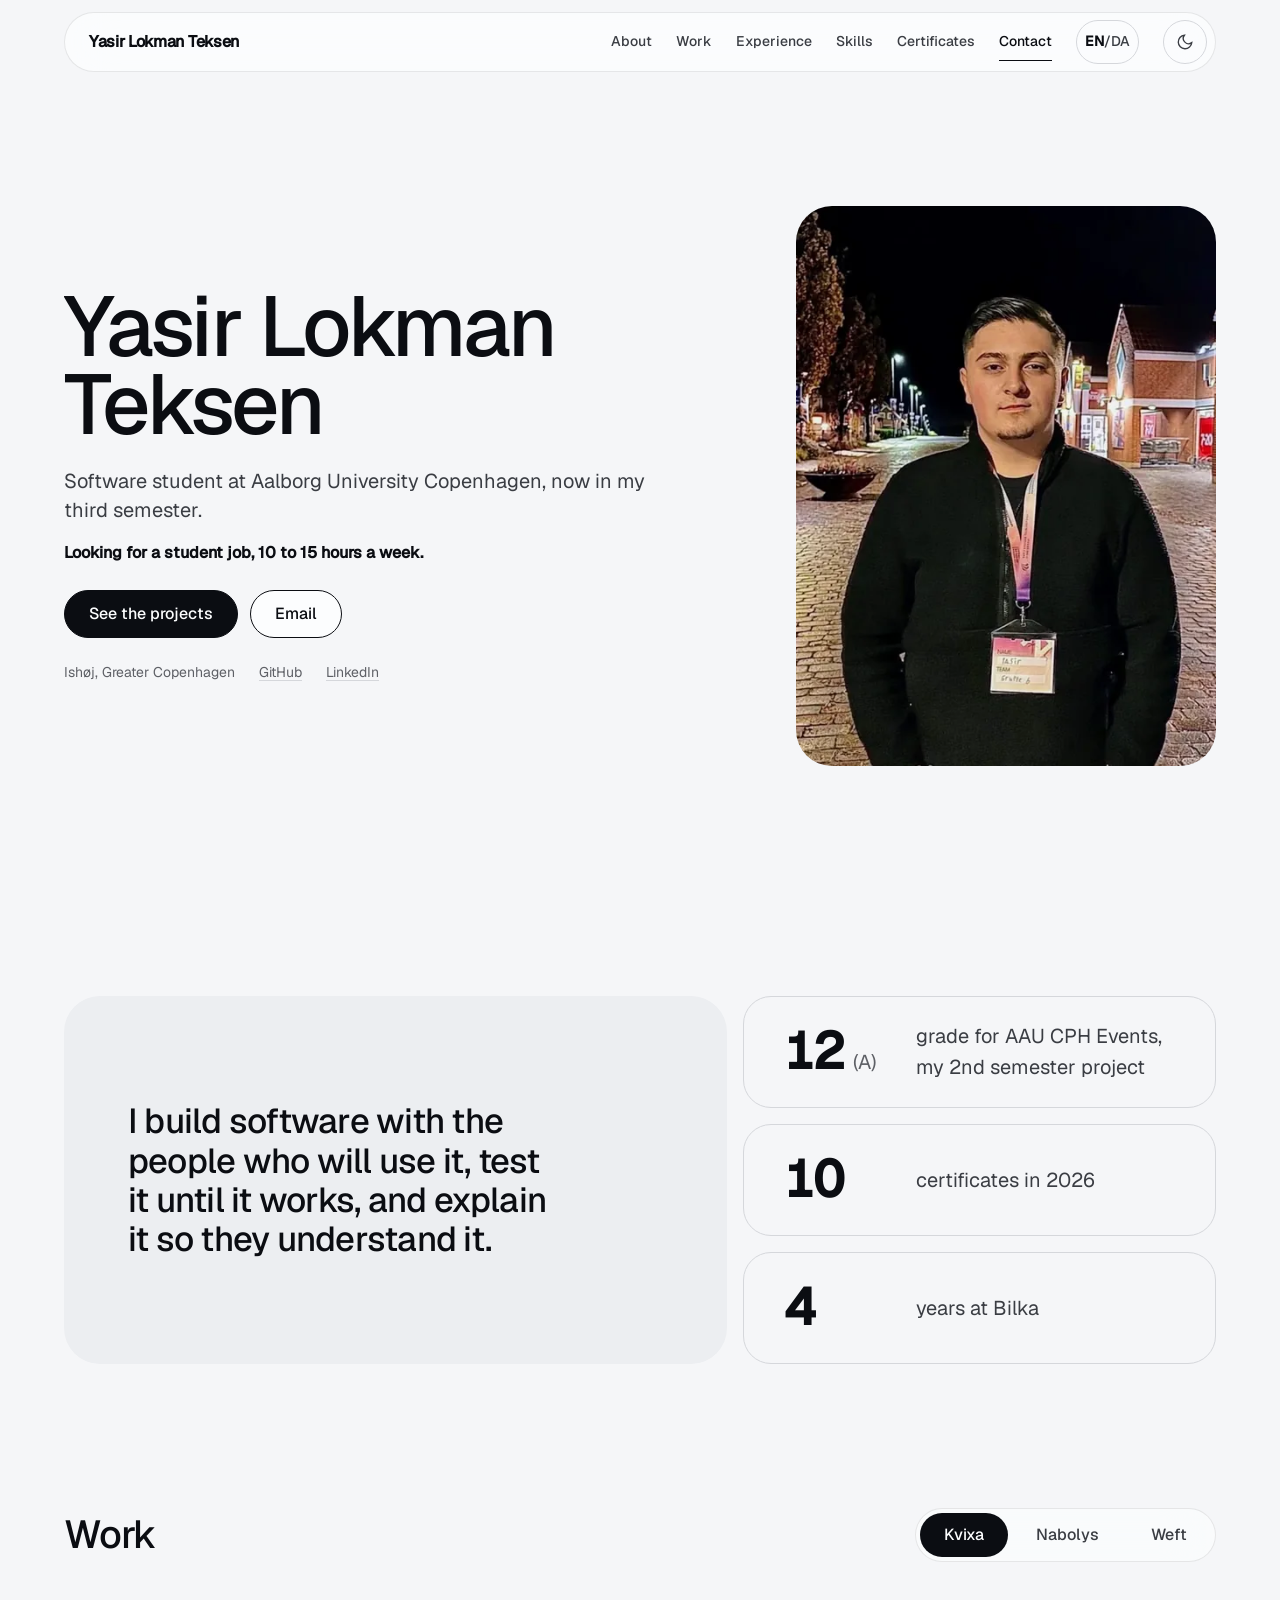
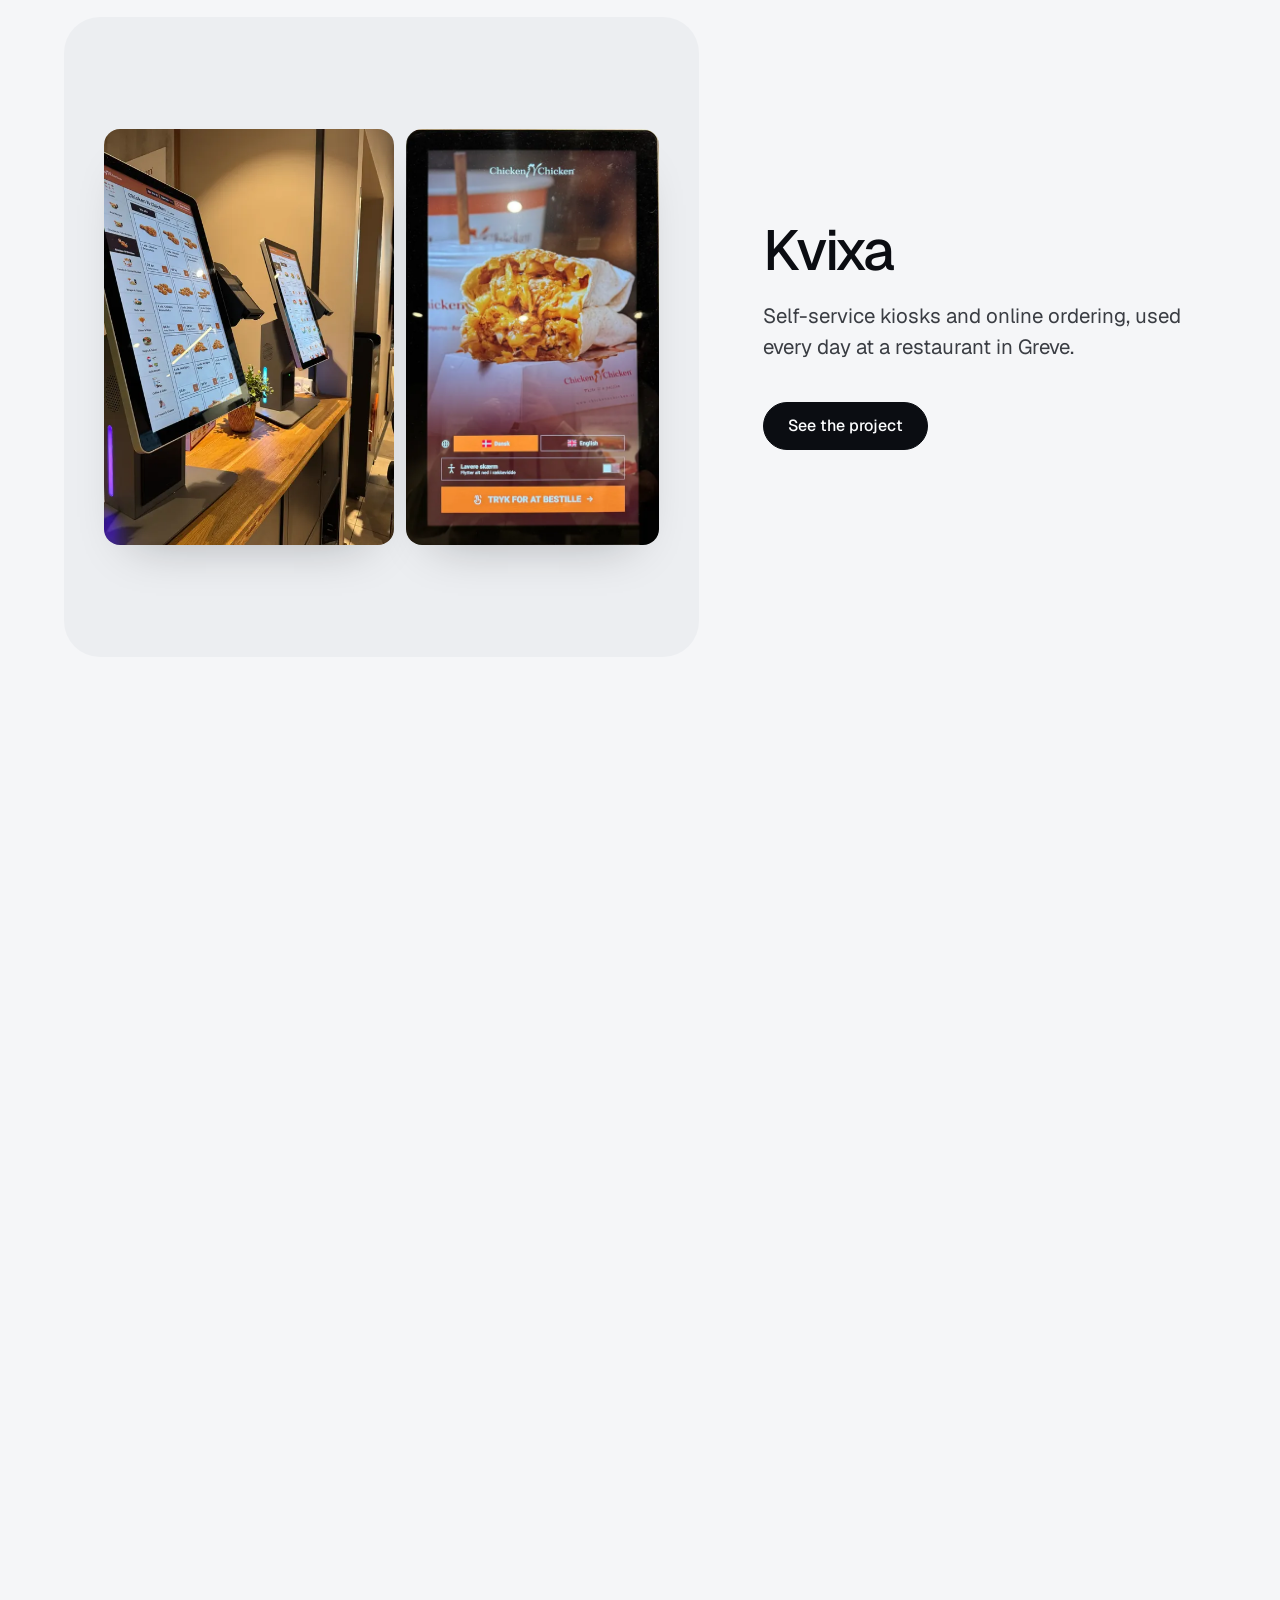
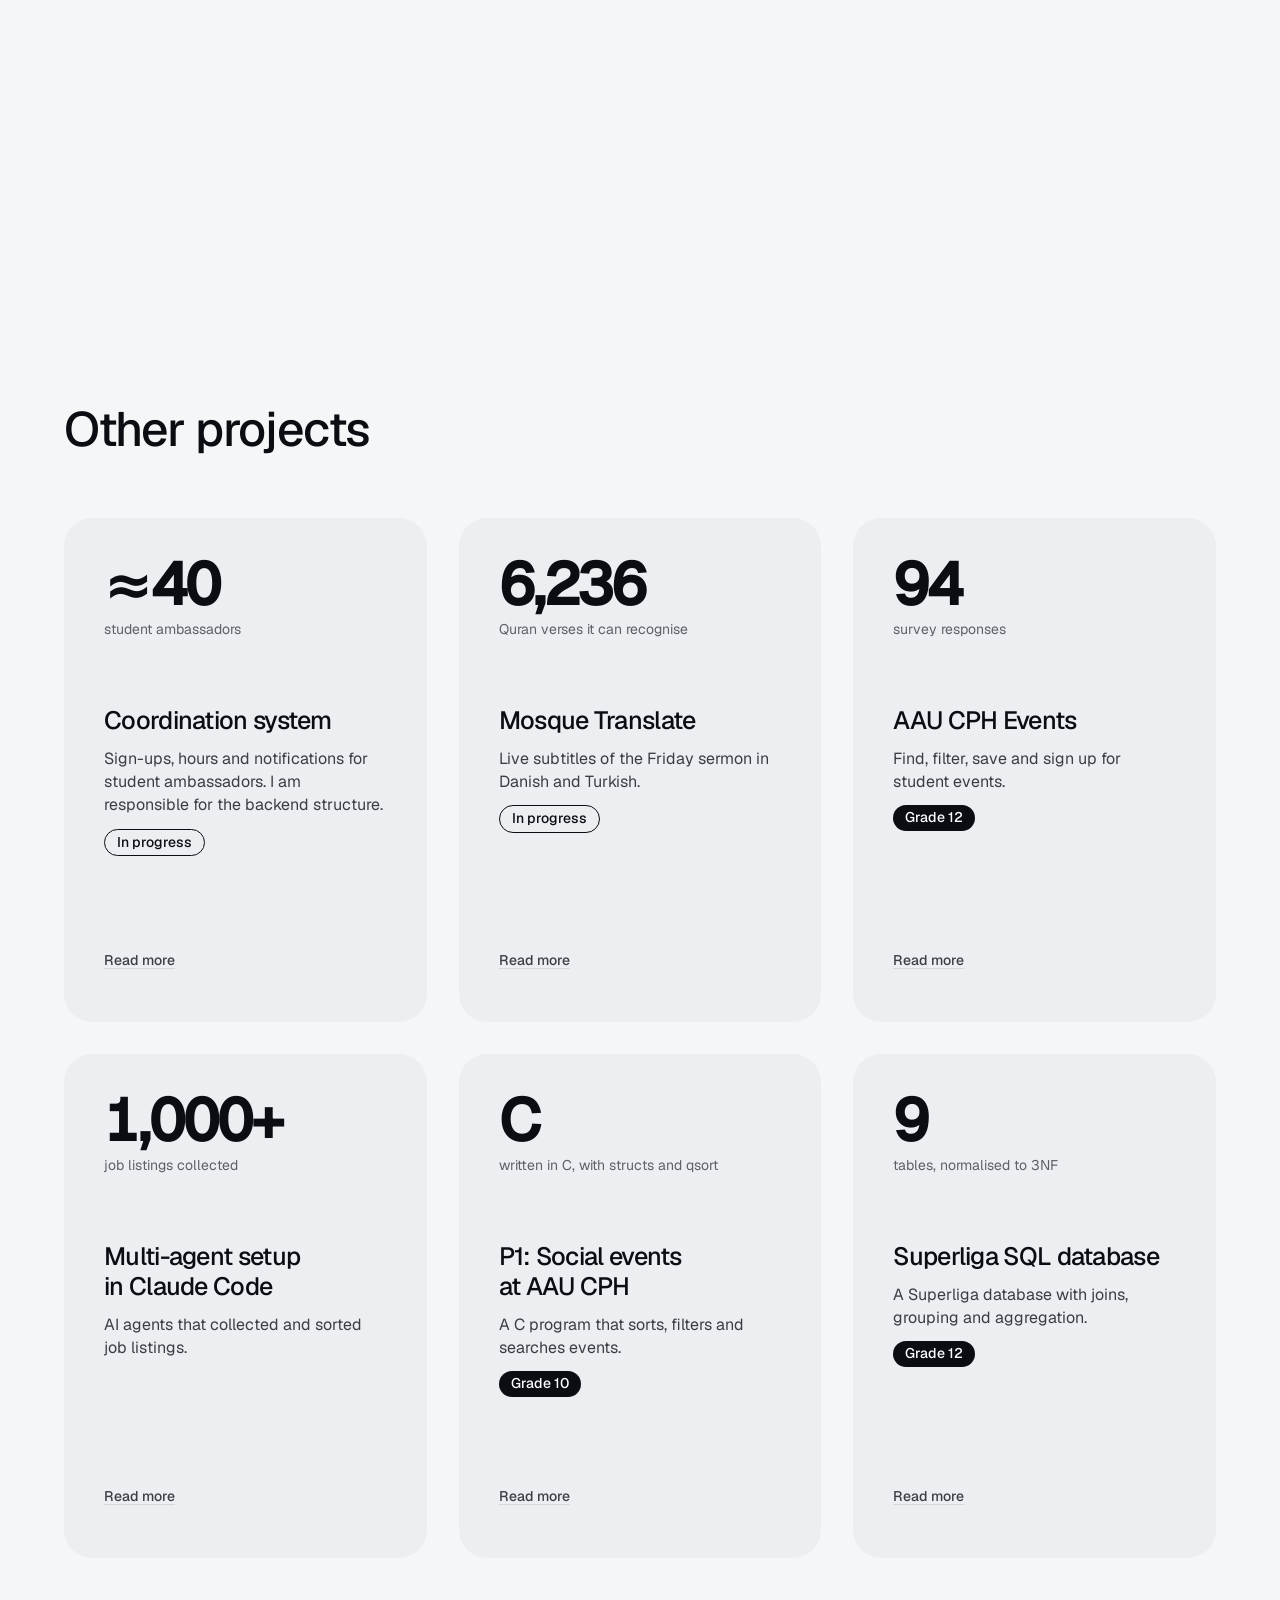
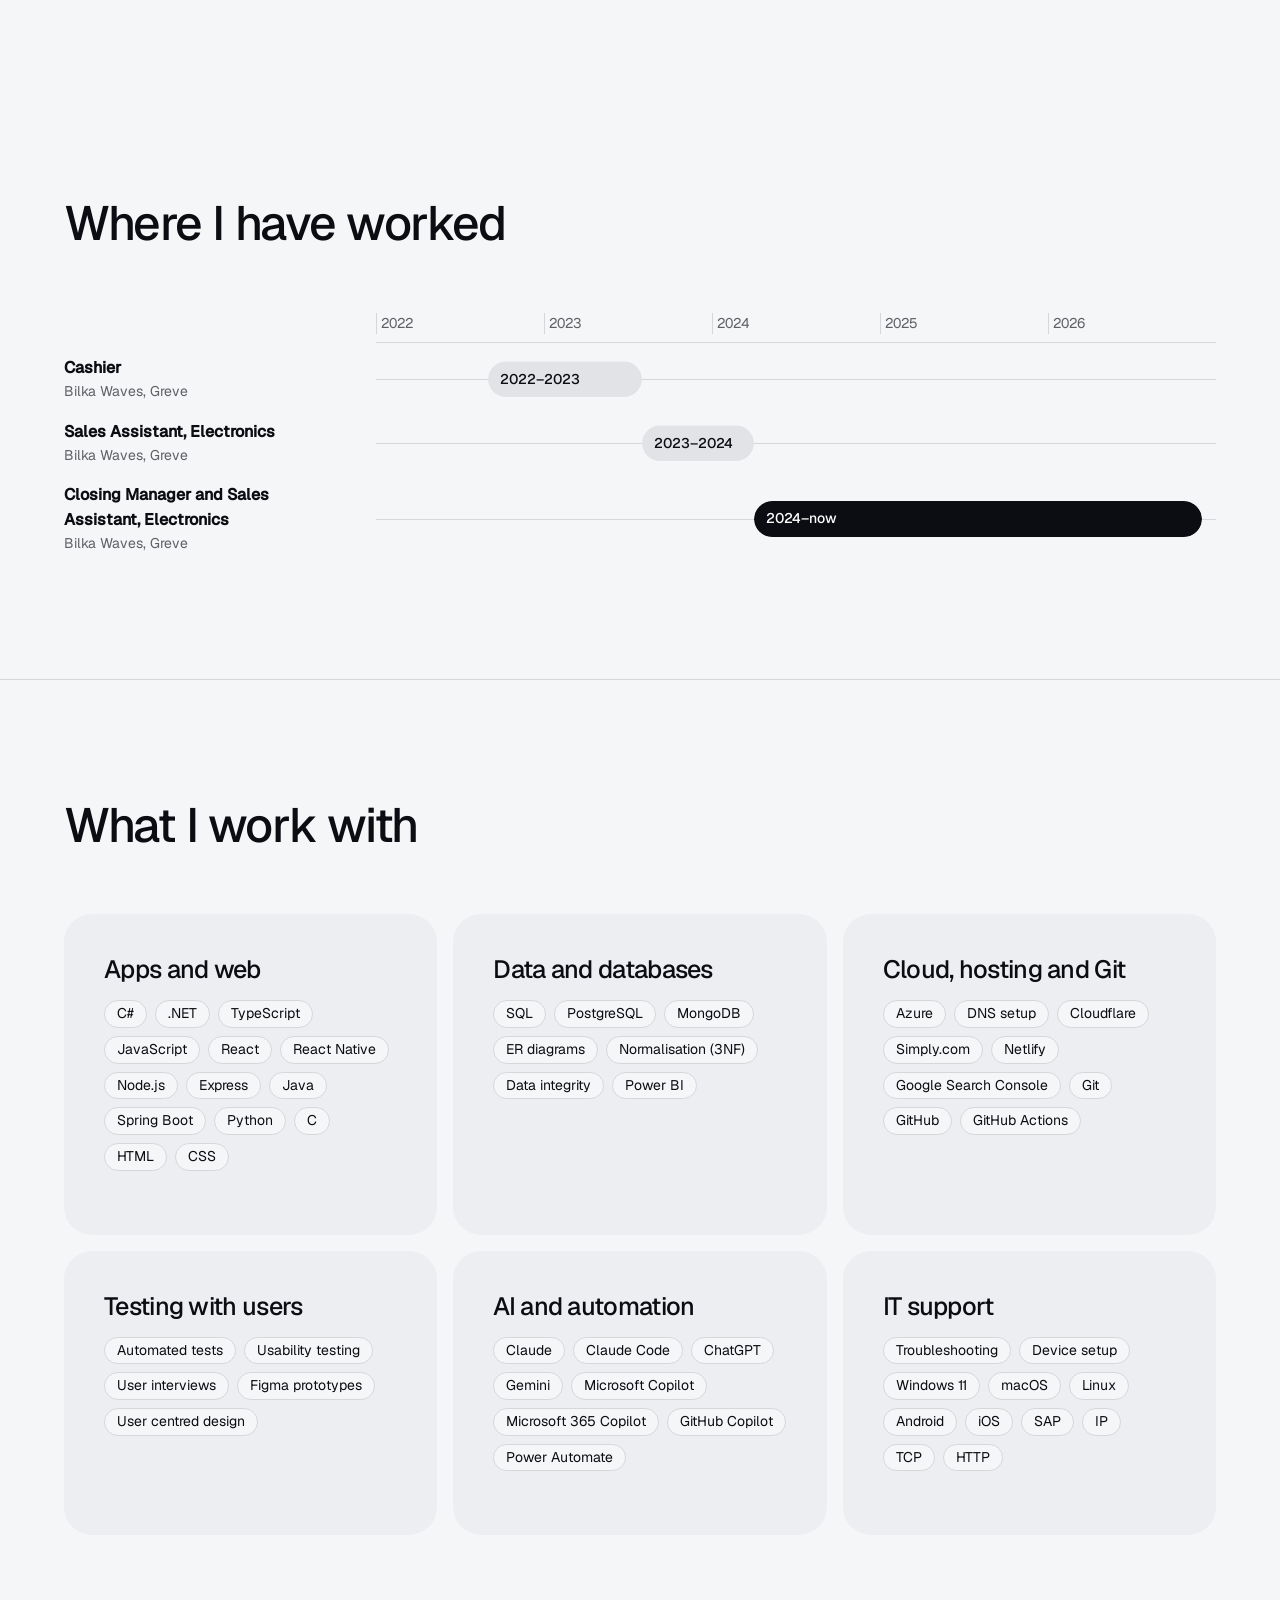
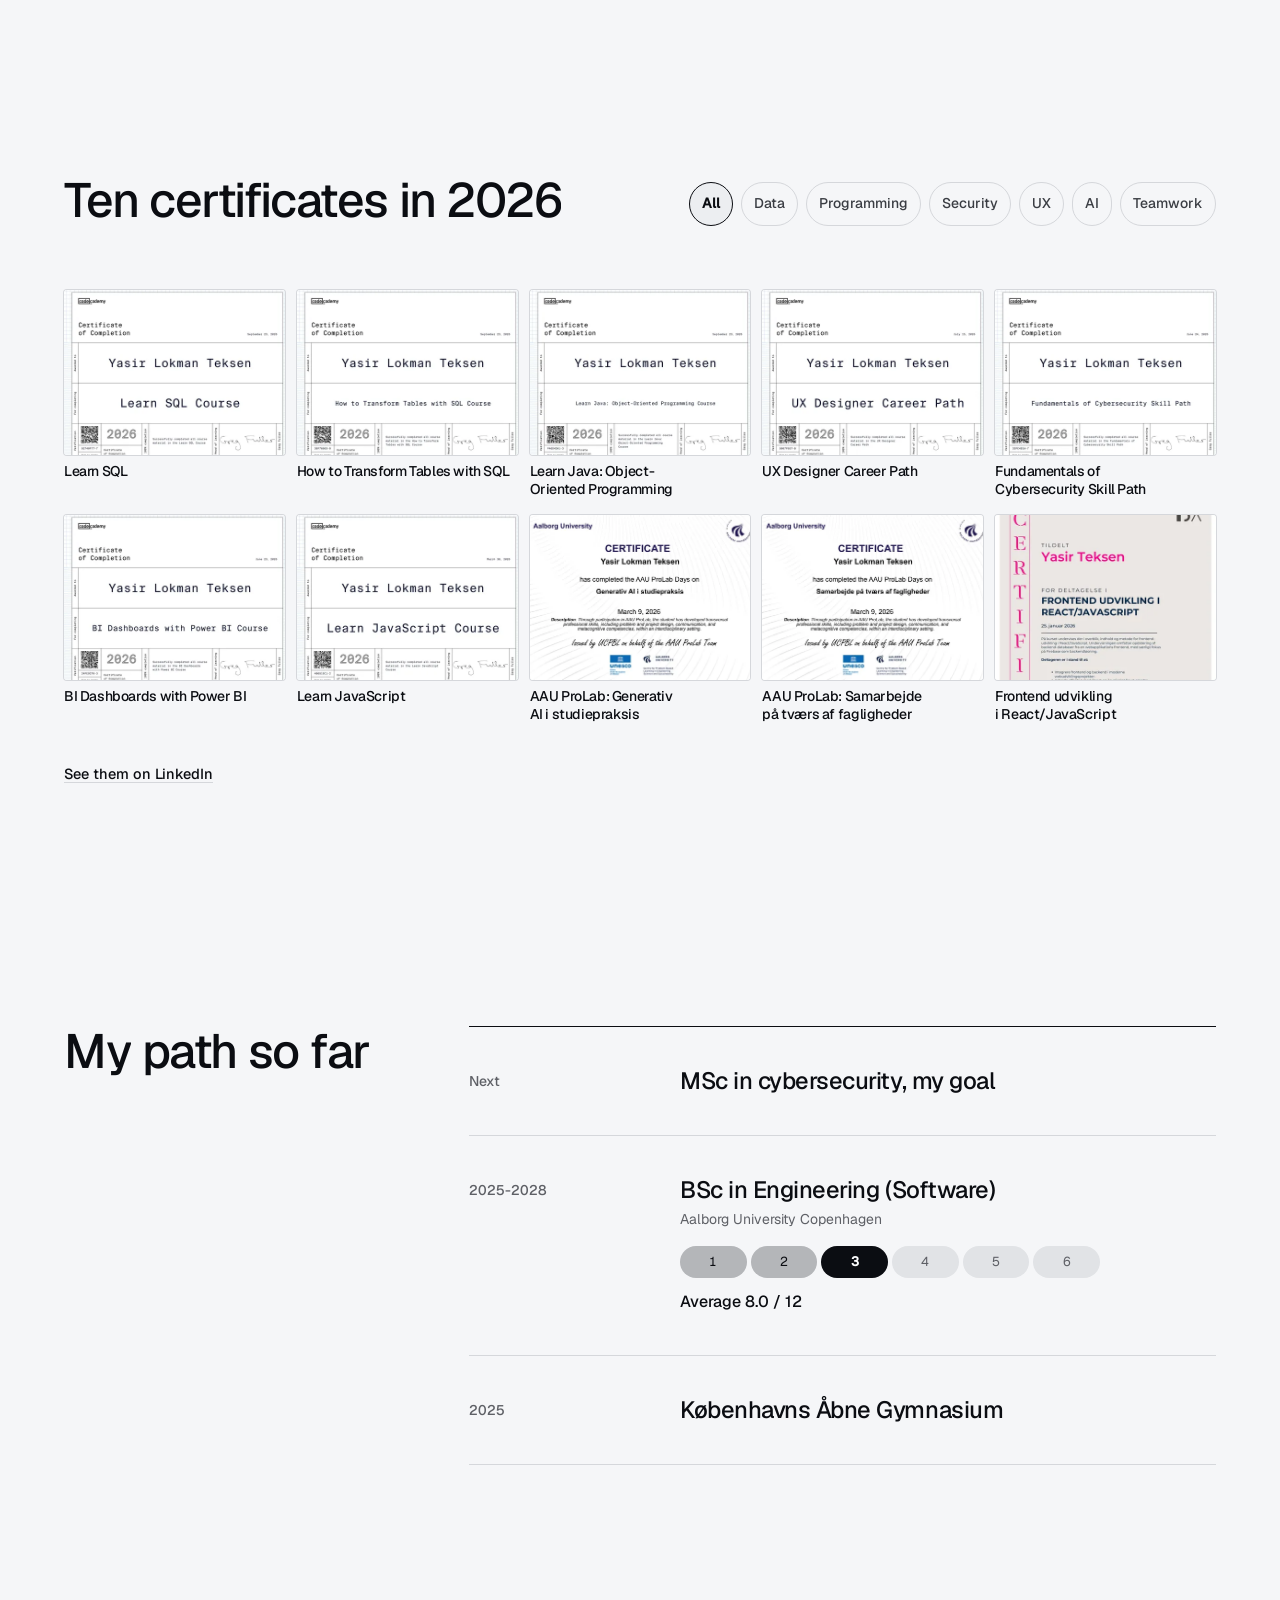
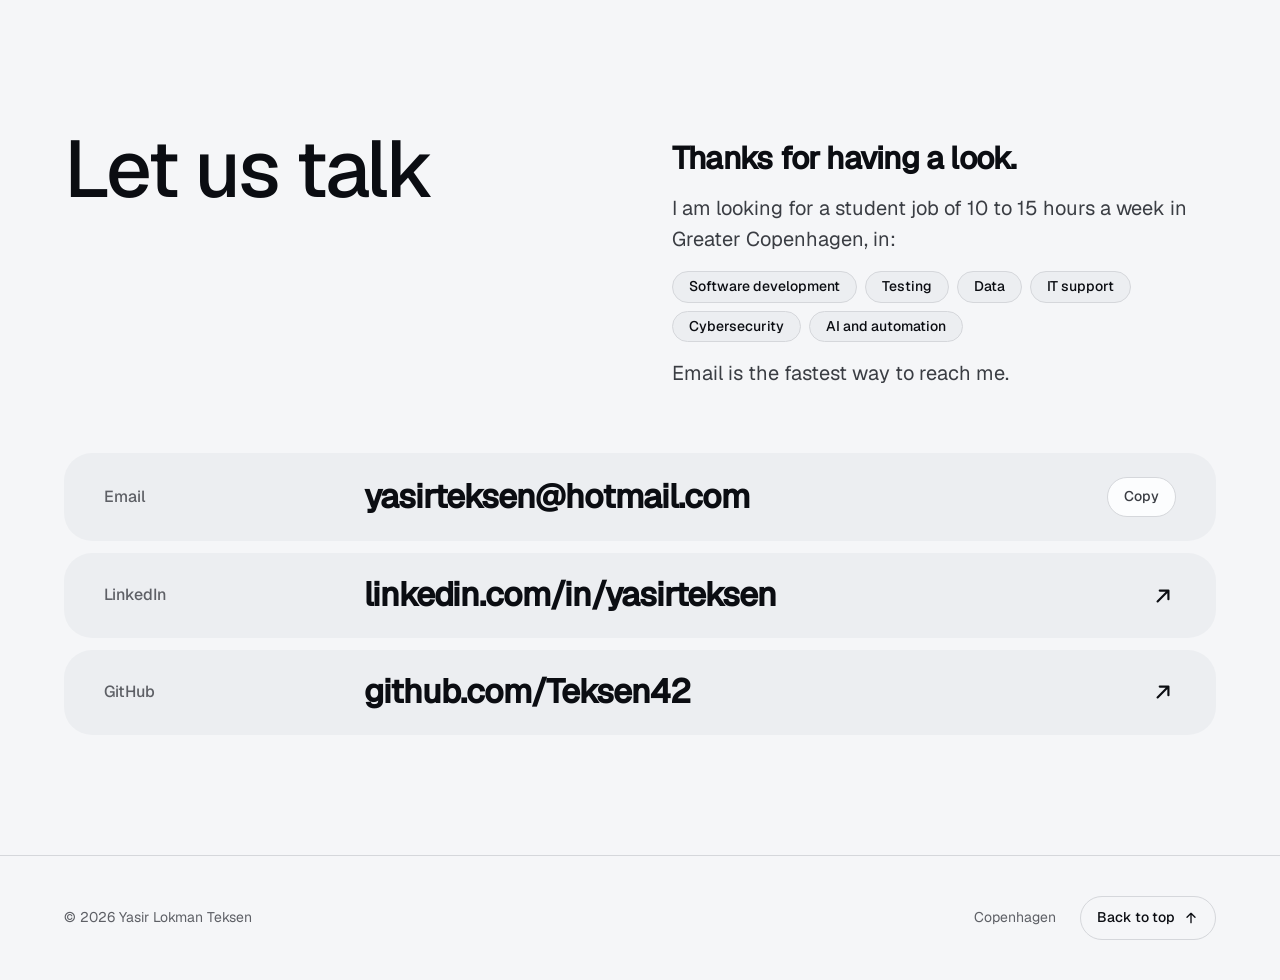
<file: index.html>
<!DOCTYPE html>
<html lang="en">
<head>
<meta charset="utf-8">
<meta http-equiv="Content-Security-Policy" content="default-src 'self'; script-src 'self' 'sha256-Ml3JYTpavV9OxsqV0G8zExZUB4WXkyB2jYMamfuigQs=' https://gc.zgo.at; style-src 'self' 'unsafe-inline'; img-src 'self' data: https://teksen42.goatcounter.com; connect-src 'self' https://teksen42.goatcounter.com; font-src 'self'; frame-src 'self'; object-src 'none'; base-uri 'self'; form-action 'self'">
<meta name="viewport" content="width=device-width, initial-scale=1">
<title>Yasir Lokman Teksen, software student</title>
<meta name="description" content="Software student at Aalborg University Copenhagen. Building Nabolys, working on Weft and co-developer of Kvixa. C#, .NET, TypeScript and SQL.">
<meta name="theme-color" content="#f3f7f8" media="(prefers-color-scheme: light)">
<meta name="theme-color" content="#1b1f27" media="(prefers-color-scheme: dark)">
<link rel="icon" href="favicon.ico" sizes="any">
<link rel="icon" href="favicon-192.png" type="image/png" sizes="192x192">
<link rel="canonical" href="https://teksen42.github.io/">
<link rel="ard" href="/.well-known/ard.json">
<meta property="og:type" content="website">
<meta property="og:url" content="https://teksen42.github.io/">
<meta property="og:site_name" content="Yasir Lokman Teksen">
<meta property="og:title" content="Yasir Lokman Teksen, software student">
<meta property="og:description" content="Software student at Aalborg University Copenhagen. Building Nabolys, working on Weft on Azure and co-developer of Kvixa. Ten certificates in 2026.">
<meta property="og:locale" content="en_DK">
<meta property="og:locale:alternate" content="da_DK">
<meta property="og:image" content="https://teksen42.github.io/assets/og-image.jpg">
<meta property="og:image:width" content="1200">
<meta property="og:image:height" content="630">
<meta property="og:image:alt" content="Yasir Lokman Teksen, software student at Aalborg University Copenhagen">
<meta name="twitter:card" content="summary_large_image">
<meta name="twitter:image" content="https://teksen42.github.io/assets/og-image.jpg">
<meta name="twitter:title" content="Yasir Lokman Teksen, software student">
<meta name="twitter:description" content="Software student in Copenhagen. Building Nabolys, working on Weft and co-developer of Kvixa. Ten certificates in 2026.">
<script>
  (function(){
    var t = null;
    try { t = localStorage.getItem('theme'); } catch(e){}
    if (!t) t = matchMedia('(prefers-color-scheme: dark)').matches ? 'dark' : 'light';
    document.documentElement.dataset.theme = t;
    document.documentElement.classList.add('js');
    // a Danish visitor waits, hidden, until main.js has put the Danish text in, so English never flashes (same test as main.js)
    var l = null; try { l = localStorage.getItem('lang'); } catch(e){}
    var tz = ''; try { tz = Intl.DateTimeFormat().resolvedOptions().timeZone || ''; } catch(e){}
    if (l === 'da' || (l !== 'en' && ((navigator.languages || [navigator.language || '']).join(',').toLowerCase().indexOf('da') > -1 || tz === 'Europe/Copenhagen'))) document.documentElement.classList.add('da-wait');
  })();
</script>
<style>:root { color-scheme: light; --space-3xs: 2px; --space-2xs: 4px; --space-xs: 8px; --space-sm: 12px; --space-md: 16px; --space-lg: 24px; --space-xl: 40px; --space-2xl: 64px; --space-3xl: 96px; --text-xs: 0.8125rem; --text-sm: 0.875rem; --text-md: 1rem; --text-lg: 1.25rem; --text-xl: 1.5625rem; --text-2xl: 1.953rem; --text-3xl: 2.441rem; --text-display-s: clamp(2.25rem, 4vw + 0.5rem, 3.75rem); --text-display: clamp(2.75rem, 5vw + 1rem, 5.25rem); --text-section: clamp(2rem, 2.5vw + 1rem, 3.5rem); --text-title: clamp(1.25rem, 0.75vw + 0.875rem, 1.625rem); --text-lead: clamp(1.125rem, 0.35vw + 1rem, 1.375rem); --ease-out: cubic-bezier(0.16, 1, 0.3, 1); --dur-micro: 120ms; --dur-short: 220ms; --container: 1440px; --gutter: 64px; --gap-columns: 32px; --section-gap-s: 120px; --section-gap: 144px; --z-raised: 10; --z-dropdown: 100; --z-sticky: 200; --z-sticky-nav: 300; --z-modal: 400; --z-tooltip: 600; --font-body: "Geist", ui-sans-serif, system-ui, sans-serif; --radius-card: 3px; --rule-hair: 1px; } *, *::before, *::after { box-sizing: border-box; } html, body { overflow-x: clip; } html { scrollbar-color: var(--color-muted) var(--color-paper); scroll-padding-top: var(--space-3xl); } body { margin: 0; background: var(--color-paper); color: var(--color-ink); font-family: var(--font-body); font-size: var(--text-md); line-height: 1.55; -webkit-font-smoothing: antialiased; caret-color: var(--color-accent); } ::selection { background: color-mix(in oklab, var(--color-accent) 22%, transparent); color: var(--color-ink); } :focus-visible { outline: 2px solid var(--color-focus); outline-offset: 2px; } a { color: inherit; text-decoration-thickness: 1px; text-underline-offset: 0.16em; } h1, h2, h3 { margin: 0; font-family: var(--font-display); font-weight: var(--display-weight, 700); font-synthesis: none; letter-spacing: var(--tracking-display); line-height: 1.05; overflow-wrap: break-word; min-width: 0; text-wrap: balance; } h1 { max-width: 20ch; font-size: var(--text-display); } h2 { max-width: 30ch; font-size: var(--text-section); } h3 { max-width: 40ch; font-size: var(--text-title); line-height: 1.2; } .lead { font-size: var(--text-lead); line-height: 1.45; max-width: 52ch; } p { margin: 0; text-wrap: pretty; } p:not([class]) { max-width: 65ch; } img { max-width: 100%; height: auto; display: block; } svg { display: block; } [hidden] { display: none !important; } button, input { font: inherit; } .container { width: 100%; max-width: var(--container); margin-inline: auto; padding-inline: var(--gutter); box-sizing: border-box; } [data-slot] { position: relative; overflow: hidden; background: linear-gradient(160deg, var(--color-paper-2, var(--color-paper)), var(--color-paper-3, var(--color-paper))); } [data-slot] > img { position: absolute; inset: 0; width: 100%; height: 100%; object-fit: cover; z-index: 1; } [data-slot]:has(> img) > :not(img):not([data-keep]) { display: none !important; } @media (max-width: 60rem) { :root { --gutter: 24px; --section-gap-s: 80px; --section-gap: 96px; } } @media (max-width: 40rem) { :root { --gutter: 16px; --section-gap-s: 56px; --section-gap: 72px; --gap-columns: 16px; } } @media (prefers-reduced-motion: reduce) { *:not(.keep-motion), *:not(.keep-motion)::before, *:not(.keep-motion)::after { animation-duration: 0.01ms !important; animation-iteration-count: 1 !important; transition-duration: 0.01ms !important; scroll-behavior: auto !important; } } :root { --kv-orange: #dc5a1e; --kv-orange-dk: #b4410e; --kv-orange-dkr: #a83d0e; --kv-cream: #faf5ee; --kv-brown: #23140c; --kv-card: #fefdfb; --kv-white: #fdfdfc; --kv-muted: #5a4d44; --kv-off: #d9cfc6; --scr-bg: #10141d; --scr-ink: #f2f4f8; --scr-dim: #a9b1c2; --scr-card: #1c2230; --scr-lines: #c3cad8; --scr-scroll: #59627a; --tv-black: #0b0c0e; --tv-green: #1e7a45; --plan-study: #14877a; --plan-work: #3463d9; --plan-train: #d5473b; --plan-moved: #ebe7fb; --plan-shadow: rgba(20, 23, 28, .1); --cl-own: #b5430a; --cv-backdrop: rgba(8, 9, 18, .9); --cv-fg: #fdfdfc; --cv-by: #b4b7cf; --cv-line: rgba(253, 253, 252, .3); --cv-nav-bg: rgba(13, 15, 26, .86); --nb-bg: #e9e5db; } .st-ctl button:focus-visible, .calc-toggle:focus-visible, .st-check input:focus-visible, .plan-btns button:focus-visible, .kiosk-item:focus-visible, #kiosk-clear:focus-visible, .kiosk-foot > button:focus-visible, .kiosk-done button:focus-visible, .ticket button:focus-visible, .cert-filter button:focus-visible, .cert:focus-visible, .cv-btn:focus-visible, .cv-nav:focus-visible, .calc-src a:focus-visible, .certs-more a:focus-visible { outline: 2px solid var(--color-focus); outline-offset: 2px; } button:disabled { opacity: .4; cursor: not-allowed; } .calc { margin-top: var(--space-2xl); border-top: 1px solid var(--color-ink); padding-top: var(--space-lg); background: var(--color-paper); } .calc-head h3 { font-family: var(--font-display); font-size: var(--text-2xl); line-height: 1.05; font-weight: 400; } .calc-head p { font-size: 15px; color: var(--color-ink-2); margin-top: var(--space-sm); max-width: 42em; } .calc-grid { display: grid; grid-template-columns: minmax(240px, 3.4fr) minmax(0, 8fr); gap: var(--space-xl); margin-top: var(--space-lg); align-items: start; } .stepper { display: flex; align-items: center; justify-content: space-between; gap: var(--space-sm); padding: var(--space-xs) 0; border-top: 1px solid var(--color-rule); } .stepper:last-child { border-bottom: 1px solid var(--color-rule); } .st-name { font-size: 15px; font-weight: 500; } .st-ctl { display: flex; align-items: center; gap: var(--space-xs); } .st-ctl button { width: 36px; height: 36px; border: 1px solid var(--color-ink); border-radius: 4px; font-size: 22px; font-weight: 600; line-height: 1; transition: background-color var(--dur-micro), color var(--dur-micro); } .st-ctl button:hover:not(:disabled) { background-color: var(--color-ink); color: var(--color-paper); } .st-ctl output { min-width: 28px; text-align: center; font-family: var(--font-body); font-variant-numeric: tabular-nums; font-size: 20px; font-weight: 700; } .big3 { display: grid; gap: var(--space-sm) var(--space-lg); } .big3 strong { display: block; font-family: var(--font-body); font-variant-numeric: tabular-nums; font-size: clamp(30px, 3.9vw, 54px); line-height: 1; font-weight: 700; white-space: nowrap; } .big3 small { font-family: var(--font-body); font-size: .42em; letter-spacing: 0; font-weight: 600; margin-left: 0; } .big3 span { display: block; font-size: 14px; color: var(--color-ink-2); margin-top: var(--space-xs); } .st-check { display: flex; align-items: center; gap: var(--space-sm); padding: var(--space-sm) 0; border-bottom: 1px solid var(--color-rule); font-size: 15px; cursor: pointer; } .st-check input { width: 22px; height: 22px; flex: none; accent-color: var(--color-ink); } .calc-side { display: grid; gap: var(--space-lg); min-width: 0; } .calc-toggle { justify-self: start; display: inline-flex; align-items: center; gap: var(--space-sm); height: 42px; padding: 0 var(--space-md); border: 1px solid var(--color-ink); border-radius: 4px; font-size: 15px; font-weight: 600; transition: background-color var(--dur-micro), color var(--dur-micro); } .calc-toggle:hover { background-color: var(--color-ink); color: var(--color-paper); } .calc-toggle i { width: 7px; height: 7px; margin-top: calc(-1 * var(--space-2xs)); border-right: 2px solid; border-bottom: 2px solid; transform: rotate(45deg); transition: transform var(--dur-short); } .calc-toggle[aria-expanded="true"] i { margin-top: var(--space-2xs); transform: rotate(225deg); } .calc-full { margin-top: var(--space-lg); } .calc-full[hidden] { display: none; } .calc-groups { columns: 3; column-gap: var(--space-lg); } .calc-group { break-inside: avoid; margin-bottom: var(--space-lg); } .calc-group h4 { display: flex; justify-content: space-between; align-items: baseline; gap: var(--space-sm); padding-bottom: var(--space-xs); border-bottom: 1px solid var(--color-ink); } .calc-group h4 span { font-family: var(--font-body); font-size: 14px; font-weight: 600; color: var(--color-ink-2); } .calc-group h4 em { font-style: normal; font-weight: 500; font-size: 12.5px; line-height: 1.25; color: var(--color-ink-2); text-align: right; } .calc-intro { font-size: 13.5px; line-height: 1.4; color: var(--color-ink-2); padding-top: var(--space-xs); } .calc-list li { padding: var(--space-xs) 0; border-bottom: 1px solid var(--color-rule); } .cl-top { display: flex; justify-content: space-between; align-items: baseline; gap: var(--space-sm); font-size: 14.5px; line-height: 1.3; } .calc-list b { font-family: var(--font-body); font-variant-numeric: tabular-nums; font-weight: 600; font-size: 13.5px; white-space: nowrap; flex: none; } .cl-own { font-size: 13px; font-weight: 600; color: var(--cl-own); margin-top: var(--space-2xs); } .cl-note { font-size: 12.5px; line-height: 1.38; color: var(--color-ink-2); margin-top: var(--space-2xs); } .calc-src { font-size: 14px; line-height: 1.5; color: var(--color-ink-2); margin-top: var(--space-lg); max-width: 62em; } .calc-src a { text-underline-offset: 2px; } .plan { display: grid; grid-template-columns: minmax(0, 4fr) minmax(0, 7fr); gap: var(--space-xl); align-items: start; background: var(--color-paper-2); color: var(--color-ink); border-radius: var(--radius-card); padding: var(--space-lg); } .plan h3 { font-family: var(--font-display); font-size: var(--text-xl); line-height: 1.1; font-weight: 400; } .plan-btns { display: flex; flex-wrap: wrap; gap: var(--space-xs); margin-top: var(--space-md); } .plan-btns button { height: 38px; padding: 0 var(--space-sm); border: 1px solid var(--color-ink); border-radius: 4px; font-size: 14px; font-weight: 600; transition: background-color var(--dur-micro), color var(--dur-micro); } .plan-btns button:hover { background-color: var(--color-paper-3); } .plan-btns button[aria-pressed="true"] { background-color: var(--color-ink); color: var(--color-paper); } .plan-day { position: relative; height: 330px; margin-left: var(--space-2xl); } .hr { position: absolute; left: calc(-1 * var(--space-2xl)); right: 0; height: 0; border-top: 1px solid var(--color-rule); font-family: var(--font-body); font-variant-numeric: tabular-nums; font-size: 12px; line-height: 1; color: var(--color-muted); } .hr::first-line { background: var(--color-paper-2); } .blk { position: absolute; left: 8px; right: 0; display: flex; align-items: center; justify-content: space-between; gap: var(--space-sm); padding: 0 var(--space-sm); background-color: var(--color-paper-hi); border-left: 4px solid; border-radius: 0 5px 5px 0; box-shadow: 0 1px 2px var(--plan-shadow); font-size: 14px; overflow: hidden; transition: opacity .25s var(--ease-out), background-color .3s var(--ease-out); } .blk b { font-weight: 600; white-space: nowrap; } .blk span { font-family: var(--font-body); font-variant-numeric: tabular-nums; font-size: 12.5px; color: var(--color-ink-2); white-space: nowrap; } .blk.study { border-color: var(--plan-study); } .blk.work { border-color: var(--plan-work); } .blk.train { border-color: var(--plan-train); border-left-style: dashed; } .blk.gone { opacity: 0; pointer-events: none; } .blk.moved { background-color: var(--plan-moved); } .plan-msg { min-height: 1.5em; font-size: 15.5px; font-weight: 600; margin-top: var(--space-sm); } .plan .demo-note { color: var(--color-ink-2); margin-top: var(--space-2xs); } .kv { margin-top: var(--space-xl); border-top: 1px solid var(--color-ink); padding-top: var(--space-lg); } .kv-h { font-family: var(--font-display); font-size: var(--text-2xl); line-height: 1.05; font-weight: 400; max-width: 17em; } .kv-grid { list-style: none; padding: 0; display: grid; grid-template-columns: 4.6fr 4.4fr 3fr; gap: var(--space-lg); margin-top: var(--space-md); align-items: stretch; } .kv-col { display: flex; flex-direction: column; min-width: 0; } .kv-step { font-size: 14px; line-height: 1.4; font-weight: 600; margin-bottom: var(--space-xs); min-height: 2.8em; } .kiosk, .counter, .tv { flex: 1; border-radius: 6px; overflow: hidden; min-height: 340px; } .kiosk { display: flex; flex-direction: column; background-color: var(--kv-cream); color: var(--kv-brown); position: relative; } .kiosk-top { background-color: var(--kv-orange); color: var(--kv-white); font-size: 20px; font-weight: 700; padding: var(--space-sm) var(--space-md); } .kiosk-items { display: grid; grid-template-columns: 1fr 1fr; gap: var(--space-sm); padding: var(--space-sm); flex: 1; } .kiosk-item { color: var(--kv-brown); display: flex; flex-direction: column; background-color: var(--kv-card); border: 1.5px solid var(--kv-brown); padding: var(--space-xs); text-align: left; transition: transform .08s var(--ease-out), border-color var(--dur-micro); } .kiosk-item:active { transform: scale(.98); } .kiosk-item:hover { border-color: var(--kv-orange); } .kiosk-item img { width: 100%; height: 62px; object-fit: contain; } .ki-name { font-size: 14.5px; font-weight: 700; margin-top: var(--space-2xs); } .ki-row { display: flex; justify-content: space-between; align-items: center; font-size: 14px; font-weight: 600; margin-top: var(--space-3xs); } .ki-row i { display: grid; place-items: center; width: 26px; height: 26px; background-color: var(--kv-orange-dk); color: var(--kv-white); font-style: normal; font-weight: 700; } .kiosk-foot { display: flex; justify-content: space-between; align-items: center; gap: var(--space-sm); padding: var(--space-xs) var(--space-sm); background-color: var(--kv-card); font-size: 14.5px; } #kiosk-clear { margin-left: var(--space-xs); padding: var(--space-xs) var(--space-2xs); font-size: 13.5px; font-weight: 500; color: var(--kv-muted); text-decoration: underline; text-underline-offset: 2px; } .kiosk-foot > button { height: 42px; padding: 0 var(--space-lg); background-color: var(--kv-orange-dk); color: var(--kv-white); font-weight: 700; font-size: 15.5px; transition: background-color var(--dur-micro); } .kiosk-foot > button:hover:not(:disabled) { background-color: var(--kv-orange-dkr); } .kiosk-foot > button:disabled { background-color: var(--kv-off); color: var(--kv-muted); opacity: 1; cursor: not-allowed; } .kiosk-done { position: absolute; inset: 0; z-index: 1; display: flex; flex-direction: column; align-items: center; justify-content: center; gap: var(--space-xs); padding: var(--space-lg); text-align: center; background-color: var(--kv-cream); color: var(--kv-brown); } .kiosk-done[hidden] { display: none; } .kd-t { font-size: 22px; font-weight: 700; } .kd-l { font-size: 15px; margin-top: var(--space-sm); } .kd-n { font-size: clamp(64px, 7vw, 96px); line-height: 1; font-weight: 700; color: var(--kv-orange-dk); font-variant-numeric: tabular-nums; } .kd-w { font-size: 15px; line-height: 1.4; max-width: 24em; margin-top: var(--space-xs); } .kiosk-done button { height: 44px; padding: 0 var(--space-lg); margin-top: var(--space-md); background-color: var(--kv-brown); color: var(--kv-white); font-weight: 700; font-size: 15px; } .counter { position: relative; background-color: var(--scr-bg); color: var(--scr-ink); } .counter-in { position: absolute; inset: 0; display: flex; flex-direction: column; padding: var(--space-sm); } .scr-top { display: flex; flex-wrap: wrap; justify-content: space-between; align-items: center; gap: var(--space-xs) var(--space-sm); } .scr-title { font-family: var(--font-body); font-size: 14px; font-weight: 600; color: var(--scr-dim); } .scr-counts { display: flex; gap: var(--space-2xs); font-size: 12.5px; font-weight: 600; } .scr-counts span { padding: var(--space-3xs) var(--space-xs); border-radius: 3px; color: var(--kv-white); white-space: nowrap; } .scr-empty { color: var(--scr-dim); font-size: 15px; padding: var(--space-xs) var(--space-3xs); } .scr-ring { margin-top: var(--space-xs); padding: var(--space-2xs) var(--space-xs); border-radius: 3px; background-color: var(--kv-orange-dk); color: var(--kv-white); font-size: 13px; font-weight: 600; } .tk-list { flex: 1; min-height: 0; margin-top: var(--space-sm); display: grid; gap: var(--space-xs); align-content: start; overflow-y: auto; scrollbar-width: thin; scrollbar-color: var(--scr-scroll) transparent; } .ticket { display: grid; grid-template-columns: auto minmax(0, 1fr) auto; align-items: center; gap: var(--space-sm); background-color: var(--scr-card); border-radius: 4px; padding: var(--space-xs) var(--space-sm); } .tk-no { font-size: 26px; line-height: 1; font-weight: 700; font-variant-numeric: tabular-nums; } .tk-state { display: inline-block; padding: var(--space-3xs) var(--space-xs); border-radius: 2px; color: var(--kv-white); font-size: 12px; font-weight: 600; } .tk-lines { display: block; font-size: 13px; line-height: 1.3; color: var(--scr-lines); margin-top: var(--space-2xs); } .ticket button { min-width: 82px; height: 40px; padding: 0 var(--space-sm); color: var(--kv-white); font-weight: 700; font-size: 14px; border-radius: 3px; } .ticket button:hover { filter: brightness(1.15); } .ticket.fresh { animation: drop .32s var(--ease-out); } @keyframes drop { from { opacity: 0; transform: translateY(-14px); } to { opacity: 1; transform: none; } } .tv { display: grid; grid-template-columns: 1fr 1fr; grid-template-rows: auto 1fr; gap: var(--space-xs); background-color: var(--tv-black); padding: var(--space-xs); } .tv-top { grid-column: 1 / -1; padding: var(--space-3xs) var(--space-2xs) 0; color: var(--kv-white); font-size: 13.5px; font-weight: 600; } .tv-col { display: flex; flex-direction: column; background-color: var(--kv-white); min-width: 0; } .tv-col h5 { padding: var(--space-xs) var(--space-3xs); text-align: center; color: var(--kv-white); font-family: var(--font-body); font-size: clamp(12px, 1vw, 13.5px); line-height: 1.1; font-weight: 600; } .tv-col.prep h5 { color: var(--kv-white); background-color: var(--kv-brown); } .tv-col.done h5 { background-color: var(--tv-green); } .tv-nums { display: grid; justify-items: center; align-content: start; padding: var(--space-xs) 0; font-size: clamp(26px, 2.5vw, 36px); line-height: 1.14; font-weight: 700; font-variant-numeric: tabular-nums; } .tv-col.prep .tv-nums { color: var(--kv-brown); } .tv-col.done .tv-nums { color: var(--tv-green); } .tv-nums .fresh { animation: pop .5s var(--ease-out); } @keyframes pop { 0% { transform: scale(.6); opacity: 0; } 60% { transform: scale(1.1); opacity: 1; } 100% { transform: none; } } .cert-filter { font-size: 14.5px; } .cert-filter button { border-bottom: 2px solid transparent; } .cert-filter button:hover { color: var(--color-ink); } .certs { display: grid; grid-template-columns: repeat(5, minmax(0, 1fr)); gap: var(--space-md) var(--space-sm); margin-top: var(--space-md); } .cert { display: block; text-decoration: none; cursor: zoom-in; transition: opacity .18s var(--ease-out); } .cert.off { opacity: .14; } .cert .thumb { display: block; aspect-ratio: 4 / 3; overflow: hidden; border-radius: 3px; background-color: var(--color-paper-hi); box-shadow: 0 0 0 1px var(--color-rule); } .cert .thumb img { width: 100%; height: 100%; object-fit: cover; object-position: 50% 12%; } .thumb--top img { object-position: center 27%; } .cert h3 { font-size: 14px; line-height: 1.26; font-weight: 600; margin-top: var(--space-xs); } .cert:hover h3 { color: var(--color-ink); text-decoration: underline; text-underline-offset: 3px; } .cert-sub { font-size: 12.5px; line-height: 1.35; color: var(--color-muted); margin-top: var(--space-2xs); } .certs-more { font-size: 14.5px; } .certs-more a { text-underline-offset: 3px; } .certview { border: 0; padding: 0; background: transparent; color: var(--cv-fg); width: min(1500px, 96vw); max-width: none; max-height: none; margin: auto; overflow: visible; } .certview::backdrop { background-color: var(--cv-backdrop); } .cv-bar { display: flex; justify-content: space-between; align-items: flex-end; gap: var(--space-md); margin-bottom: var(--space-sm); } .cv-title { font-size: 18px; font-weight: 600; } .cv-by { font-size: 14px; color: var(--cv-by); margin-top: var(--space-3xs); } .cv-btn { display: inline-grid; place-items: center; font-size: 15px; border: 1px solid var(--cv-line); border-radius: 4px; } .cv-btn:hover { border-color: var(--cv-fg); } .cv-stage { position: relative; } .cv-stage img { display: block; width: auto; height: auto; max-width: 100%; max-height: calc(100vh - 130px); margin: 0 auto; -webkit-user-select: none; user-select: none; -webkit-touch-callout: none; object-fit: contain; background-color: var(--color-paper-hi); border-radius: 4px; } .cv-nav { position: absolute; top: 50%; transform: translateY(-50%); width: 44px; height: 44px; border-radius: 4px; background-color: var(--cv-nav-bg); color: var(--cv-fg); border: 1px solid var(--cv-line); font-size: 24px; line-height: 1; display: grid; place-items: center; } .cv-nav:hover { border-color: var(--cv-fg); } .cv-nav.prev { left: 8px; } .cv-nav.next { right: 8px; } .nb-embed iframe { display: block; width: 100%; height: 900px; border: 0; background-color: var(--nb-bg); } @media (max-width: 1100px) { .calc-groups { columns: 2; } } @media (max-width: 900px) { .calc-grid { grid-template-columns: 1fr; } .kv-grid { grid-template-columns: 1fr; } .plan { grid-template-columns: 1fr; } .certs { grid-template-columns: repeat(3, minmax(0, 1fr)); } } @media (max-width: 640px) { .calc-groups { columns: 1; } } @media (max-width: 560px) { .certs { grid-template-columns: repeat(2, minmax(0, 1fr)); } } @media (prefers-reduced-motion: reduce) { .ticket.fresh, .tv-nums .fresh { animation: none; } } @font-face { font-family: "Geist"; src: url("assets/fonts/studio/geist-var.woff2") format("woff2"); font-weight: 400 500; font-style: normal; font-display: swap; } :root { --nav-h: 64px; } [data-theme="dark"] { color-scheme: dark; } .crop { position: relative; display: block; } .crop img { width: 100%; } .skip { position: absolute; left: var(--space-md); top: calc(-1 * var(--space-3xl)); z-index: var(--z-modal); background: var(--color-ink); color: var(--color-paper); padding: var(--space-xs) var(--space-md); border-radius: var(--radius-card); } .skip:focus-visible { top: var(--space-md); } .nav { position: sticky; z-index: var(--z-sticky-nav); } .nav-in { display: flex; align-items: center; justify-content: space-between; gap: var(--space-lg); } .brand { text-decoration: none; white-space: nowrap; } .navlinks { display: flex; align-items: center; gap: var(--space-lg); } .navlinks a, .mobile a { font-size: var(--text-sm); font-weight: 500; color: var(--color-ink-2); text-decoration: none; white-space: nowrap; padding-block: var(--space-xs); border-bottom: var(--rule-hair) solid transparent; transition: color var(--dur-micro) var(--ease-out), border-color var(--dur-micro) var(--ease-out); } .navlinks a:hover, .navlinks a.active { color: var(--color-ink); } .lang, .theme, .burger { display: inline-flex; align-items: center; justify-content: center; padding: 0 var(--space-xs); background: none; border: var(--rule-hair) solid var(--color-rule); color: var(--color-ink-2); font-size: var(--text-sm); font-weight: 500; cursor: pointer; transition: border-color var(--dur-micro) var(--ease-out), color var(--dur-micro) var(--ease-out); } .lang:hover, .theme:hover, .burger:hover { border-color: var(--color-ink); color: var(--color-ink); } .lang:active, .theme:active, .burger:active { background: var(--color-paper-2); } .lang .on { color: var(--color-ink); font-weight: 600; } .theme svg { width: 18px; height: 18px; fill: none; stroke: currentColor; stroke-width: 1.8; stroke-linecap: round; } .theme .ic-sun, [data-theme="dark"] .theme .ic-moon { display: none; } [data-theme="dark"] .theme .ic-sun { display: block; } .burger { display: none; flex-direction: column; gap: var(--space-2xs); } .burger i { display: block; width: 18px; height: 1.5px; background: currentColor; } .mobile { display: none; position: fixed; top: var(--nav-h); left: 0; right: 0; z-index: var(--z-sticky); flex-direction: column; gap: var(--space-2xs); padding: var(--space-md) var(--gutter) var(--space-lg); background: var(--color-paper); border-bottom: var(--rule-hair) solid var(--color-ink); } .mobile.open { display: flex; } .mobile a { font-size: var(--text-lg); padding-block: var(--space-sm); border-bottom-color: var(--color-rule); } .mobile-btns { display: flex; gap: var(--space-xs); margin-top: var(--space-sm); } @media (max-width: 1040px) { .navlinks { display: none; } .burger { display: inline-flex; } } .btn { position: relative; display: inline-flex; align-items: center; justify-content: center; min-height: 48px; padding: 0 var(--space-lg); border: var(--rule-hair) solid var(--color-ink); background: var(--color-paper-hi); color: var(--color-ink); font-weight: 500; text-decoration: none; white-space: nowrap; transition: background-color var(--dur-micro) var(--ease-out), border-color var(--dur-micro) var(--ease-out); } .btn:hover { background: var(--color-paper-2); } .btn:active { background: var(--color-paper-3); } .ext, .td-meta a, .certs-more a, .foot a, .stack a, .calc-src a { text-decoration-color: var(--color-rule); text-decoration-thickness: 1px; text-underline-offset: 0.22em; transition: text-decoration-color var(--dur-micro) var(--ease-out); } a:focus-visible, button:focus-visible { outline: 2px solid var(--color-focus); outline-offset: 2px; } .hero { position: relative; background-color: var(--color-paper); } .wordmark { position: relative; max-width: none; text-wrap: initial; } .wordmark .ln { width: fit-content; } .td-lede { max-width: 58ch; color: var(--color-ink-2); } .td-status { margin-top: var(--space-md); } .actions { display: flex; flex-wrap: wrap; gap: var(--space-sm); margin-top: var(--space-lg); } .td-meta { display: flex; flex-wrap: wrap; gap: var(--space-xs) var(--space-lg); margin: var(--space-lg) 0 0; padding: 0; list-style: none; font-size: var(--text-sm); color: var(--color-muted); } .cv-nav svg { width: 22px; height: 22px; fill: none; stroke: currentColor; stroke-width: 2; stroke-linecap: round; stroke-linejoin: round; } .kind { margin-top: var(--space-sm); font-size: var(--text-md); font-weight: 500; color: var(--color-muted); } .proj-lede { margin-top: var(--space-lg); font-size: var(--text-lead); line-height: 1.5; color: var(--color-ink-2); max-width: 46ch; } .stack { display: flex; flex-wrap: wrap; gap: var(--space-2xs) var(--space-xs); margin: var(--space-md) 0 0; padding: 0; list-style: none; font-size: var(--text-sm); color: var(--color-ink-2); } .stack li { padding: var(--space-3xs) var(--space-xs); border: var(--rule-hair) solid var(--color-rule); } .links { display: flex; flex-wrap: wrap; gap: var(--space-xs) var(--space-lg); margin-top: var(--space-md); font-weight: 500; } figure { margin: 0; } figcaption { margin-top: var(--space-sm); font-size: var(--text-sm); color: var(--color-muted); } .frame { display: block; } .frame img { border-radius: 2px; box-shadow: var(--shadow-sheet); } .case-split { display: grid; grid-template-columns: minmax(0, 5fr) minmax(0, 7fr); gap: var(--space-2xl); align-items: center; } .case-split--flip { grid-template-columns: minmax(0, 7fr) minmax(0, 5fr); } .case-wide { margin-top: var(--space-2xl); } .case-wide img { aspect-ratio: 1400 / 825; object-fit: cover; } .feats { margin-top: var(--space-3xl); } .feat h3 { font-size: var(--text-title); } .feat p { margin-top: var(--space-xs); color: var(--color-ink-2); max-width: 60ch; } .feats--rows { border-top: var(--rule-hair) solid var(--color-ink); } .feats--rows .feat { display: grid; grid-template-columns: minmax(0, 4fr) minmax(0, 8fr); gap: var(--gap-columns); align-items: baseline; padding-block: var(--space-lg); border-bottom: var(--rule-hair) solid var(--color-rule); } .feats--rows .feat p { margin-top: 0; font-size: var(--text-lg); line-height: 1.5; } .feats--four { display: grid; grid-template-columns: repeat(4, minmax(0, 1fr)); gap: var(--gap-columns); } .feats--four .feat { padding-top: var(--space-md); border-top: var(--rule-hair) solid var(--color-ink); } .feats--grid { display: grid; grid-template-columns: repeat(2, minmax(0, 1fr)); gap: var(--space-xl) var(--gap-columns); } .feats--grid .feat { padding-top: var(--space-md); border-top: var(--rule-hair) solid var(--color-ink); } .feats--grid .feat p { font-size: var(--text-lg); line-height: 1.5; max-width: 40ch; } .w-strip-wrap { margin-top: var(--space-3xl); } .sub-head { grid-template-columns: minmax(0, 5fr) minmax(0, 7fr); gap: var(--space-2xl); align-items: baseline; } .w-strip-h, .kv-h, .calc-head h3, .plan h3 { font-size: var(--text-2xl); line-height: 1.1; max-width: 22ch; } .w-strip-note { color: var(--color-ink-2); max-width: 60ch; } .cw-grid { grid-template-columns: repeat(12, minmax(0, 1fr)); gap: var(--space-2xl) var(--gap-columns); align-items: start; } .cw-photo img { aspect-ratio: 3 / 4; object-fit: cover; border-radius: 2px; } .cw-shop { grid-column: 1 / span 4; } .cw-start { grid-column: 5 / span 4; } .cw-front { grid-column: 9 / span 4; } .cw-site-1 { grid-column: 1 / span 6; } .cw-site-2 { grid-column: 7 / span 6; } .w-strip { display: grid; grid-template-columns: repeat(4, minmax(0, 1fr)); gap: var(--gap-columns); } .w-strip img { aspect-ratio: 760 / 1607; object-fit: cover; border-radius: var(--space-md); box-shadow: var(--shadow-sheet); } .w-strip .crop { } .kv, .calc, .plan { margin-top: var(--space-3xl); } .kv-h { margin-bottom: var(--space-lg); } .demo-note { margin-top: var(--space-md); font-size: var(--text-sm); color: var(--color-muted); } .nb-embed { margin-top: var(--space-3xl); } .claim { font-family: var(--font-display); color: var(--color-ink); text-wrap: balance; } .claim .ph { background: none; } .facts { display: grid; grid-template-columns: repeat(3, minmax(0, 1fr)); gap: 0; margin: var(--space-2xl) 0 0; border-top: var(--rule-hair) solid var(--color-ink); } .facts > div { padding: var(--space-lg) var(--space-xl) 0 0; } .facts > div + div { padding-left: var(--space-xl); border-left: var(--rule-hair) solid var(--color-rule); } .facts dt { font-family: var(--font-display); font-size: var(--text-display-s); line-height: 1; font-variant-numeric: tabular-nums; } .facts dd { margin: var(--space-sm) 0 0; color: var(--color-ink-2); max-width: 30ch; } .sect { padding-block: var(--section-gap-s); } .sect-grid { display: grid; grid-template-columns: minmax(0, 4fr) minmax(0, 8fr); gap: var(--gap-columns); align-items: start; } .sect-grid > h2 { position: sticky; top: calc(var(--nav-h) + var(--space-xl)); } .rows { border-top: var(--rule-hair) solid var(--color-ink); } .row { display: grid; grid-template-columns: minmax(0, 2fr) minmax(0, 6fr); gap: var(--gap-columns); padding-block: var(--space-xl); border-bottom: var(--rule-hair) solid var(--color-rule); } .when { font-size: var(--text-sm); font-weight: 500; color: var(--color-muted); font-variant-numeric: tabular-nums; padding-top: var(--space-2xs); } .row h3 { font-size: var(--text-title); } .sub { margin-top: var(--space-2xs); font-size: var(--text-sm); color: var(--color-muted); } .row p:not(.sub):not(.grade) { margin-top: var(--space-sm); color: var(--color-ink-2); max-width: 64ch; } .grade { margin-top: var(--space-sm); font-weight: 500; } #experience h2 { margin-bottom: var(--space-2xl); } .toolbox { padding-block: var(--section-gap-s); background: var(--color-band); color: var(--color-band-ink); } .toolbox h2 { color: var(--color-band-ink); margin-bottom: var(--space-2xl); } .cert-head { display: flex; justify-content: space-between; align-items: flex-end; flex-wrap: wrap; gap: var(--space-md) var(--space-xl); margin-bottom: var(--space-2xl); } .cert-filter button { padding: 0 var(--space-sm); background: none; border: var(--rule-hair) solid var(--color-rule); color: var(--color-ink-2); font-size: var(--text-sm); font-weight: 500; cursor: pointer; transition: border-color var(--dur-micro) var(--ease-out), background-color var(--dur-micro) var(--ease-out); } .cert-filter { display: flex; flex-wrap: wrap; gap: var(--space-xs); } .cert-filter button:hover { border-color: var(--color-ink); } .cert-filter button:active { background: var(--color-paper-2); } .cert-filter button.on { border-color: var(--color-ink); background: var(--color-paper-2); color: var(--color-ink); font-weight: 600; } .certs-more { margin-top: var(--space-xl); font-weight: 500; } .contact { padding-block: var(--section-gap) var(--section-gap-s); } .contact-top { display: grid; grid-template-columns: minmax(0, 6fr) minmax(0, 6fr); } .contact h2 { font-size: var(--text-display); line-height: 1; } .contact h2 .ln { display: inline; } .c-row { display: grid; gap: var(--gap-columns); padding-block: var(--space-lg); border-bottom: var(--rule-hair) solid var(--color-rule); text-decoration: none; } .c-main { display: flex; flex-wrap: wrap; align-items: baseline; gap: var(--space-sm) var(--space-lg); } .c-val { font-family: var(--font-display); line-height: 1.1; text-decoration: none; overflow-wrap: anywhere; min-width: 0; } a.c-row:hover .c-val, a.c-val:hover { text-decoration: underline; text-decoration-color: var(--color-accent); text-decoration-thickness: 1px; text-underline-offset: 0.16em; } .copy-mail { padding: 0 var(--space-sm); background: none; border: var(--rule-hair) solid var(--color-rule); color: var(--color-ink-2); font-size: var(--text-sm); font-weight: 500; cursor: pointer; transition: border-color var(--dur-micro) var(--ease-out); } .copy-mail:hover { border-color: var(--color-ink); } .copy-mail:active { background: var(--color-paper-2); } .foot { padding-block: var(--space-xl); border-top: var(--rule-hair) solid var(--color-rule); font-size: var(--text-sm); color: var(--color-muted); } .foot-in { display: flex; flex-wrap: wrap; justify-content: space-between; gap: var(--space-sm) var(--space-xl); } .foot-right { display: flex; } @media (max-width: 75rem) { .hero-in { grid-template-columns: minmax(0, 7fr) minmax(0, 5fr); gap: var(--space-2xl); } } @media (max-width: 60rem) { .hero-in, .case-split, .case-split--flip, .sub-head, .sect-grid, .contact-top { grid-template-columns: minmax(0, 1fr); gap: var(--space-xl); } .feats--four { grid-template-columns: repeat(2, minmax(0, 1fr)); row-gap: var(--space-xl); } .feats--rows .feat { grid-template-columns: minmax(0, 1fr); gap: var(--space-xs); } .cw-grid { grid-template-columns: repeat(2, minmax(0, 1fr)); gap: var(--space-xl) var(--gap-columns); } .cw-site-1, .cw-site-2, .cw-shop { grid-column: 1 / -1 !important; } .w-strip { display: flex; overflow-x: auto; scroll-snap-type: x mandatory; gap: var(--space-lg); padding: var(--space-sm) var(--space-sm) var(--space-md); } .w-strip figure { flex: 0 0 56%; scroll-snap-align: start; } .sect-grid > h2 { position: static; } .facts { grid-template-columns: minmax(0, 1fr); } .facts > div + div { padding-left: 0; border-left: 0; border-top: var(--rule-hair) solid var(--color-rule); padding-top: var(--space-lg); margin-top: var(--space-lg); } } @media (max-width: 40rem) { .feats--four, .feats--grid { grid-template-columns: minmax(0, 1fr); } .row, .c-row { grid-template-columns: minmax(0, 1fr); gap: var(--space-xs); } .c-val { font-size: var(--text-lg); white-space: nowrap; } .w-strip figure { flex-basis: 72%; } .crop { } .brand { font-size: var(--text-lg); } } .big3 { grid-template-columns: repeat(3, minmax(0, 1fr)); justify-content: stretch; align-items: end; } .calc-side { align-self: start; } @media (max-width: 40rem) { .big3 { grid-template-columns: minmax(0, 1fr); } } :root { --font-display: "Geist", ui-sans-serif, system-ui, sans-serif; --display-weight: 600; --color-paper: oklch(97.4% 0.003 260); --color-paper-2: oklch(94.8% 0.004 260); --color-paper-3: oklch(91.5% 0.005 260); --color-paper-hi: oklch(99.3% 0.002 260); --color-ink: oklch(16% 0.01 265); --color-ink-2: oklch(36% 0.01 265); --color-muted: oklch(49% 0.01 265); --color-rule: oklch(88% 0.005 260); --color-accent: var(--color-ink); --color-focus: oklch(56% 0.17 260); --color-band: var(--color-paper); --color-band-ink: var(--color-ink); --glass-fill: color-mix(in oklab, var(--color-paper-hi) 64%, transparent); --glass-shadow: color-mix(in oklab, var(--color-ink) 30%, transparent); --radius-glass: 28px; --radius-scene: 36px; --shadow-sheet: none; --color-cursor: oklch(97% 0.003 250); } [data-theme="dark"] { --color-band: var(--color-paper); --color-band-ink: var(--color-ink); } .glass, .nav-in, .sheet-bar, .mobile { background: var(--glass-fill); -webkit-backdrop-filter: blur(24px) saturate(180%); backdrop-filter: blur(24px) saturate(180%); border: var(--rule-hair) solid var(--glass-edge); } .glass { border-radius: var(--radius-glass); } @supports not ((backdrop-filter: blur(1px)) or (-webkit-backdrop-filter: blur(1px))) { .glass, .nav-in, .sheet-bar, .mobile { background: color-mix(in oklab, var(--color-paper-hi) 95%, transparent); } } .nav { top: 0; height: auto; padding-top: var(--space-sm); background: none; border-bottom: 0; } .nav-in { height: 60px; width: calc(100% - 2 * var(--gutter)); max-width: calc(var(--container) - 2 * var(--gutter)); padding-inline: var(--space-lg) var(--space-xs); border-radius: 999px; } .mobile { top: calc(var(--space-sm) + 60px + var(--space-xs)); left: var(--gutter); right: var(--gutter); max-height: calc(100svh - var(--space-sm) - 60px - var(--space-xs) - var(--gutter)); overflow-y: auto; padding: var(--space-xs) var(--space-lg) var(--space-lg); border-radius: var(--radius-glass); } .brand { font-family: var(--font-display); font-size: var(--text-md); font-weight: 600; letter-spacing: -0.02em; } .lang, .theme, .burger { border-radius: 999px; min-height: 44px; min-width: 44px; } .btn { border-radius: 999px; } .btn--primary { background: var(--color-ink); border-color: var(--color-ink); color: var(--color-paper-hi); } .btn--primary:hover { background: var(--color-ink-2); border-color: var(--color-ink-2); } .btn--primary:active { background: var(--color-muted); } .navlinks a:hover, .navlinks a.active { border-bottom-color: var(--color-ink); } .ext:hover, .td-meta a:hover, .certs-more a:hover, .foot a:hover, .stack a:hover, .calc-src a:hover { text-decoration-color: var(--color-ink); } .hero-in { position: relative; } .intro-col { position: relative; z-index: 1; } .wordmark { line-height: 0.92; } .wordmark .ln { display: block; overflow: hidden; padding-bottom: 0.08em; margin-bottom: -0.08em; } .wordmark .ln > span { display: inline-block; animation: rise 700ms var(--ease-out) both; } .wordmark .ln + .ln > span { animation-delay: 80ms; } .td-lede { margin-top: var(--space-lg); font-size: var(--text-lg); } .td-status { font-weight: 600; } .intro-col > :not(h1) { animation: arrive 600ms var(--ease-out) 140ms both; } @keyframes rise { from { transform: translateY(105%); } } @keyframes arrive { from { opacity: 0; transform: translateY(var(--space-lg)); } } .about { background: var(--color-paper); } .facts { border-top-color: var(--color-rule); } html:has(.sheet[open]) { overflow: hidden; } .sheet { position: fixed; width: 100%; max-width: 100%; height: auto; max-height: none; margin: 0; padding: 0; border: 0; border-radius: var(--radius-scene) var(--radius-scene) 0 0; background: var(--color-paper); color: var(--color-ink); overflow-y: auto; overscroll-behavior: contain; } .sheet::backdrop { background: color-mix(in oklab, var(--color-ink) 34%, transparent); -webkit-backdrop-filter: blur(8px); backdrop-filter: blur(8px); } @keyframes sheet-up { from { opacity: 0; transform: translateY(var(--space-2xl)); } } .sheet-bar { border-radius: 999px; } .sheet-x { display: inline-grid; place-items: center; border-radius: 999px; color: var(--color-ink); cursor: pointer; transition: background-color var(--dur-micro) var(--ease-out); } .sheet-x:active { background: var(--color-paper-3); } .sheet-x svg { width: 20px; height: 20px; fill: none; stroke: currentColor; stroke-width: 2; stroke-linecap: round; } .sheet-body { padding-bottom: var(--space-3xl); } .sheet-body > .container:first-child { padding-top: var(--space-xl); } .sheet .case-media, .sheet .case-wide { margin-top: 0; } .sheet .case-split, .sheet .case-split--flip { grid-template-columns: minmax(0, 1fr); } .sheet .frame img, .sheet .cw-photo img, .sheet .w-strip img, .sheet .case-wide img { border-radius: var(--radius-card); box-shadow: none; } .sect h2, .toolbox h2, .cert-head h2, .contact h2 { letter-spacing: -0.045em; } .row h3, .feat h3 { font-weight: 600; letter-spacing: -0.02em; } .c-val { font-weight: 600; letter-spacing: -0.03em; } .stack li { border-radius: 999px; } .toolbox { border-top: var(--rule-hair) solid var(--color-rule); } .cert-filter button { border-radius: 999px; min-height: 44px; } .copy-mail { border-radius: 999px; min-height: 44px; } .js .reveal { opacity: 0; transform: translateY(var(--space-xl)); transition: opacity 800ms var(--ease-out), transform 800ms var(--ease-out); transition-delay: var(--d, 0ms); } .js .reveal.in { opacity: 1; transform: none; } .cursor { display: none; } @media (hover: hover) and (pointer: fine) { .has-cursor, .has-cursor a, .has-cursor button, .has-cursor label { cursor: none; } .has-cursor .cursor { display: block; position: fixed; left: 0; top: 0; z-index: var(--z-tooltip); pointer-events: none; mix-blend-mode: difference; opacity: 0; transition: opacity var(--dur-short) var(--ease-out); } .has-cursor .cursor.live { opacity: 1; } .cursor-dot, .cursor-ring { position: fixed; left: 0; top: 0; border-radius: 50%; } .cursor-dot { width: 8px; height: 8px; margin: calc(-1 * var(--space-2xs)) 0 0 calc(-1 * var(--space-2xs)); background: var(--color-cursor); transform: translate(var(--cx, -99px), var(--cy, -99px)); } .cursor-ring { width: 48px; height: 48px; margin: calc(-1 * var(--space-lg)) 0 0 calc(-1 * var(--space-lg)); border: 1.5px solid var(--color-cursor); transform: translate(var(--rx, -99px), var(--ry, -99px)) scale(var(--rs, 1)); transition: background-color var(--dur-short) var(--ease-out); } .cursor.on-link .cursor-ring { background-color: var(--color-cursor); } .cursor.on-link .cursor-dot { opacity: 0; } } @media (max-width: 60rem) { .hero-in { display: block; padding-block: var(--space-md); } .intro-col { padding: var(--space-xl); } .sheet { inset: var(--space-md) 0 0 0; } } @media (prefers-reduced-motion: reduce) { .wordmark .ln > span, .intro-col > :not(h1), .sheet[open] { animation: none; } .js .reveal { opacity: 1; transform: none; transition: none; } } .sheet .case-media, .sheet .case-wide { max-width: 1040px; margin-inline: auto; } .intro-col { margin-left: var(--space-xl); } .sheet-bar { margin-top: 0; } @media (max-width: 60rem) { .intro-col { width: auto; max-width: none; margin: 0 var(--space-md); } } .hero-in { display: grid; grid-template-columns: minmax(0, 7fr) minmax(0, 5fr); gap: var(--space-2xl); align-items: center; min-height: calc(100dvh - 72px); padding-block: var(--space-lg); } .intro-col { width: auto; max-width: none; margin: 0; padding: 0; } .wordmark { font-size: clamp(3rem, 6.6vw, 6.75rem); } .hero-portrait { margin: 0; justify-self: end; width: 100%; animation: arrive 700ms var(--ease-out) 60ms both; } .hero-portrait img { width: 100%; aspect-ratio: 3 / 4; object-fit: cover; border-radius: var(--radius-scene); } .showcase { padding-block: var(--section-gap-s); } .show-h { margin-bottom: var(--space-lg); } .seg-wrap { display: none; } .js .seg-wrap { position: sticky; top: 84px; z-index: var(--z-raised); display: flex; justify-content: center; margin-bottom: var(--space-xl); pointer-events: none; } .seg { display: inline-flex; gap: var(--space-2xs); padding: var(--space-2xs); border-radius: 999px; pointer-events: auto; } .seg button { min-height: 44px; padding: 0 var(--space-lg); border: 0; border-radius: 999px; background: transparent; color: var(--color-ink-2); font: inherit; font-weight: 500; cursor: pointer; transition: background-color var(--dur-short) var(--ease-out), color var(--dur-short) var(--ease-out); } .seg button:hover { color: var(--color-ink); background: color-mix(in oklab, var(--color-paper-hi) 60%, transparent); } .seg button:active { background: color-mix(in oklab, var(--color-ink) 10%, transparent); } .seg button[aria-selected="true"] { background: var(--color-ink); color: var(--color-paper-hi); } .panel { display: grid; grid-template-columns: minmax(0, 7fr) minmax(0, 5fr); gap: var(--space-2xl); align-items: center; } .panel + .panel { margin-top: var(--space-3xl); } .panel.enter { animation: arrive 520ms var(--ease-out) both; } .panel-media { display: flex; align-items: center; justify-content: center; gap: var(--space-lg); aspect-ratio: 4 / 3; padding: var(--space-xl); border-radius: var(--radius-scene); background: var(--color-paper-2); overflow: hidden; } .panel-media img { width: 100%; height: auto; border-radius: var(--space-md); box-shadow: 0 24px 48px -28px var(--glass-shadow); } .panel-media.tall img { width: auto; height: 100%; max-width: 100%; object-fit: contain; } .panel-media.phones img { border-radius: var(--radius-glass); } .panel-name { font-size: clamp(2.5rem, 4.4vw, 4rem); line-height: 0.95; letter-spacing: -0.05em; } .panel-copy .proj-lede { margin-top: var(--space-lg); color: var(--color-ink-2); } .panel-actions { display: flex; flex-wrap: wrap; align-items: center; gap: var(--space-sm) var(--space-lg); margin-top: var(--space-xl); } @media (max-width: 60rem) { .hero-in { grid-template-columns: minmax(0, 1fr); min-height: 0; } .hero-portrait { justify-self: start; max-width: 320px; } .panel { grid-template-columns: minmax(0, 1fr); gap: var(--space-xl); } .js .seg-wrap { top: 76px; } .seg button { padding: 0 var(--space-md); } } @media (prefers-reduced-motion: reduce) { .hero-portrait, .panel.enter { animation: none; } } @media (max-width: 60rem) { .panel-media.tall { aspect-ratio: 4 / 5; padding: var(--space-lg); } } .js .showcase:not(.pinned) .seg-wrap { display: none; } .showcase:not(.pinned) .panel + .panel { margin-top: var(--space-3xl); } @media (min-width: 60rem) and (min-height: 640px) { .js .showcase.pinned { height: calc((var(--n, 3) + 1) * 100svh); padding-block: 0; } .js .showcase.pinned > .container { position: sticky; top: 72px; flex-direction: column; justify-content: center; height: calc(100svh - 72px); } .js .showcase.pinned .show-h { margin-bottom: var(--space-sm); } .js .showcase.pinned .seg-wrap { position: static; margin-bottom: var(--space-lg); } .js .showcase.pinned .panel-media { aspect-ratio: auto; } } [data-theme="dark"] { --color-paper: oklch(21% 0.012 265); --color-paper-2: oklch(25% 0.013 265); --color-paper-3: oklch(29% 0.014 265); --color-paper-hi: oklch(27% 0.013 265); --color-ink: oklch(90% 0.006 260); --color-ink-2: oklch(77% 0.008 260); --color-muted: oklch(66% 0.01 260); --color-rule: oklch(33% 0.012 265); --color-accent: var(--color-ink); --color-focus: oklch(76% 0.12 255); --glass-fill: color-mix(in oklab, var(--color-paper-3) 62%, transparent); --glass-shadow: color-mix(in oklab, var(--color-paper) 80%, transparent); } [data-theme="dark"] .hero-portrait img, [data-theme="dark"] .panel-media img, [data-theme="dark"] .cert .thumb img { filter: brightness(0.92); } .about .claim { margin-bottom: 0; } .pgrid { display: grid; grid-template-columns: repeat(3, minmax(0, 1fr)); gap: var(--gap-columns); } .pcard { display: flex; flex-direction: column; padding: var(--space-xl); border-radius: var(--radius-glass); background: var(--color-paper-2); transition: transform var(--dur-short) var(--ease-out); } .pcard:hover { transform: translateY(calc(-1 * var(--space-2xs))); } .pcard-fig { display: flex; flex-direction: column; margin: var(--space-lg) 0 var(--space-lg); } .pcard-fig b { font-family: var(--font-display); font-weight: 600; font-size: clamp(3rem, 4.6vw, 4.5rem); line-height: 0.9; color: var(--color-ink); font-variant-numeric: tabular-nums; } .pcard-fig span { margin-top: var(--space-xs); font-size: var(--text-sm); color: var(--color-muted); } .pcard h3 { font-size: var(--text-xl); } .pcard .stack { margin-top: var(--space-md); } .pcard .stack li { font-size: var(--text-xs); } .more { margin-top: auto; padding-top: var(--space-md); } .more summary { display: inline-flex; align-items: center; min-height: 44px; font-size: var(--text-sm); font-weight: 500; color: var(--color-ink-2); cursor: pointer; list-style: none; text-decoration: underline; text-decoration-color: var(--color-rule); text-underline-offset: 0.22em; } .more summary::-webkit-details-marker { display: none; } .more summary:hover { text-decoration-color: var(--color-ink); } .more p { margin-top: var(--space-xs); } .sem { display: flex; gap: var(--space-2xs); margin-top: var(--space-md); max-width: 420px; } .sem span { flex: 1; display: grid; place-items: center; height: 32px; border-radius: 999px; background: var(--color-paper-3); font-size: var(--text-xs); color: var(--color-muted); font-variant-numeric: tabular-nums; } .sem .done { background: color-mix(in oklab, var(--color-ink) 22%, var(--color-paper-2)); color: var(--color-ink); } .sem .now { background: var(--color-ink); color: var(--color-paper-hi); font-weight: 600; } @media (max-width: 75rem) { .pgrid { grid-template-columns: repeat(2, minmax(0, 1fr)); } } @media (max-width: 40rem) { .pgrid { grid-template-columns: minmax(0, 1fr); } } .js .showcase.pinned .panel + .panel { margin-top: 0; } @media (min-width: 60rem) and (min-height: 640px) { .js .showcase.pinned > .container { display: grid; grid-template-columns: minmax(0, 1fr) auto; grid-template-rows: auto minmax(0, 1fr); align-content: center; align-items: center; column-gap: var(--gap-columns); row-gap: var(--space-lg); padding-block: var(--space-lg); } .js .showcase.pinned .show-h { margin: 0; font-size: var(--text-3xl); } .js .showcase.pinned .seg-wrap { margin: 0; justify-content: flex-end; } .js .showcase.pinned .panel { grid-column: 1 / -1; align-self: center; min-height: 0; } .js .showcase.pinned .panel-media { height: calc(100svh - 230px); max-height: 640px; } .js .showcase.pinned .panel-copy .proj-lede { font-size: var(--text-lead); } } .about { padding-block: var(--space-3xl) var(--section-gap-s); } .cv-btn { width: 44px; height: 44px; background: var(--cv-nav-bg); color: var(--cv-fg); cursor: pointer; } .cv-btn:active, .cv-nav:active { transform: scale(0.96); } .cv-nav { cursor: pointer; } .js.motion .words .w { display: inline-block; overflow: hidden; vertical-align: bottom; } .js.motion .words .w > span { display: inline-block; transform: translateY(110%); transition: transform 900ms var(--ease-out); transition-delay: calc(var(--i, 0) * 40ms); } .js.motion .words.in .w > span { transform: none; } .js.motion .reveal { opacity: 0; transform: translateY(var(--space-2xl)); transition: opacity 900ms var(--ease-out), transform 900ms var(--ease-out); transition-delay: var(--d, 0ms); } .js.motion .reveal.in { opacity: 1; transform: none; } .js.motion .sem span { opacity: 0; transform: scale(0.6); transition: opacity 500ms var(--ease-out), transform 500ms var(--ease-out); } .js.motion .sem span:nth-child(2) { transition-delay: 90ms; } .js.motion .sem span:nth-child(3) { transition-delay: 180ms; } .js.motion .sem span:nth-child(4) { transition-delay: 270ms; } .js.motion .sem span:nth-child(5) { transition-delay: 360ms; } .js.motion .sem span:nth-child(6) { transition-delay: 450ms; } .js.motion .sem.in span { opacity: 1; transform: none; } .js.motion .pgrid .pcard { opacity: 0; transform: translateY(var(--space-2xl)) scale(0.98); transition: opacity 800ms var(--ease-out), transform 800ms var(--ease-out); transition-delay: calc(var(--j, 0) * 90ms); } .js.motion .pgrid.in .pcard { opacity: 1; transform: none; } .js.motion .pgrid.in .pcard:hover { transform: translateY(calc(-1 * var(--space-2xs))); transition-delay: 0ms; } .js.motion .hero-portrait img { transform: scale(calc(1 - var(--hp, 0) * 0.06)) translateY(calc(var(--hp, 0) * 40px)); transform-origin: center top; } .panel.enter .panel-media { animation: media-in 700ms var(--ease-out) both; } .panel.enter .panel-copy > * { animation: arrive 700ms var(--ease-out) both; } .panel.enter .panel-copy > :nth-child(2) { animation-delay: 80ms; } .panel.enter .panel-copy > :nth-child(3) { animation-delay: 160ms; } @keyframes media-in { from { opacity: 0; transform: translateX(calc(-1 * var(--space-2xl))) scale(0.97); } } .panel-copy .proj-lede { font-size: var(--text-lead); max-width: 30ch; } .pcard-fig { margin-top: 0; } .sheet-intro .proj-lede { color: var(--color-ink-2); } @media (prefers-reduced-motion: reduce) { .panel.enter .panel-media, .panel.enter .panel-copy > * { animation: none; } } @media (max-width: 60rem) { .panel-media.phones img { width: 44%; height: auto; } } :root { --tracking-display: -0.028em; } .wordmark { letter-spacing: -0.035em; } .claim { font-weight: 500; letter-spacing: -0.022em; line-height: 1.14; font-size: clamp(1.875rem, 2.9vw, 3rem); max-width: 28ch; } .sect h2, .toolbox h2, .cert-head h2, .contact h2, .show-h { font-weight: 600; letter-spacing: -0.03em; } .panel-name { letter-spacing: -0.035em; } .facts dt { font-weight: 600; letter-spacing: -0.03em; } .facts dt small { font-family: var(--font-body); font-weight: 400; font-size: var(--text-lg); letter-spacing: 0; color: var(--color-muted); } .facts dd { font-size: var(--text-md); } .pcard-fig b { letter-spacing: -0.035em; } .nav-in, .sheet-bar, .mobile { background: color-mix(in oklab, var(--color-paper-hi) 84%, transparent); } [data-theme="dark"] .nav-in, [data-theme="dark"] .sheet-bar, [data-theme="dark"] .mobile { background: color-mix(in oklab, var(--color-paper-3) 84%, transparent); } .pcard-fig { margin-bottom: var(--space-2xl); } .about .container { display: grid; grid-template-columns: minmax(0, 7fr) minmax(0, 5fr); gap: var(--space-md); align-items: stretch; } .claim-card { display: flex; align-items: center; padding: var(--space-2xl); border-radius: var(--radius-scene); background: var(--color-paper-2); } .claim-card .claim { max-width: 22ch; font-size: clamp(1.875rem, 2.7vw, 2.75rem); } .about .facts { display: grid; grid-template-columns: minmax(0, 1fr); grid-auto-rows: 1fr; gap: var(--space-md); margin: 0; border: 0; } .about .facts > div, .about .facts > div + div { display: flex; align-items: center; gap: var(--space-lg); margin: 0; padding: var(--space-lg) var(--space-xl); border: var(--rule-hair) solid var(--color-rule); border-radius: var(--radius-glass); } .about .facts dt { flex: none; min-width: 3.2ch; font-size: clamp(2.75rem, 4vw, 3.75rem); line-height: 1; } .about .facts dd { margin: 0; max-width: 22ch; font-size: var(--text-lg); color: var(--color-ink-2); } .skillmap { display: grid; grid-template-columns: repeat(3, minmax(0, 1fr)); gap: var(--space-md); } .sk { display: flex; flex-direction: column; padding: var(--space-xl); border-radius: var(--radius-glass); background: var(--color-paper-2); } .sk h3 { font-size: var(--text-xl); } .chips { display: flex; flex-wrap: wrap; gap: var(--space-xs); margin: var(--space-md) 0 var(--space-lg); padding: 0; list-style: none; } .chips li { padding: var(--space-3xs) var(--space-sm); border-radius: 999px; background: var(--color-paper); border: var(--rule-hair) solid var(--color-rule); font-size: var(--text-sm); color: var(--color-ink); } .js.motion .skillmap .sk { opacity: 0; transform: translateY(var(--space-2xl)); transition: opacity 800ms var(--ease-out), transform 800ms var(--ease-out); transition-delay: calc(var(--j, 0) * 90ms); } .js.motion .skillmap.in .sk { opacity: 1; transform: none; } @media (max-width: 75rem) { .skillmap { grid-template-columns: repeat(2, minmax(0, 1fr)); } } @media (max-width: 60rem) { .about .container { grid-template-columns: minmax(0, 1fr); } .claim-card { padding: var(--space-xl); } } @media (max-width: 40rem) { .skillmap { grid-template-columns: minmax(0, 1fr); } } .sheet-progress span { height: 100%; background: var(--color-ink); transform: scaleX(var(--sp, 0)); transform-origin: left; } .sheet-bar { z-index: var(--z-dropdown); display: flex; justify-content: flex-end; width: auto; max-width: none; background: none; border: 0; box-shadow: none; overflow: visible; -webkit-backdrop-filter: none; backdrop-filter: none; } .sheet-intro { display: grid; grid-template-columns: minmax(0, 5fr) minmax(0, 7fr); gap: var(--space-2xl); padding-bottom: var(--space-2xl); } .sheet-name { font-size: clamp(3rem, 6vw, 6rem); line-height: 0.92; letter-spacing: -0.04em; } .sheet-intro .kind { margin-top: var(--space-sm); color: var(--color-muted); } .sheet-intro .proj-lede { margin-top: var(--space-lg); font-size: var(--text-lg); max-width: 44ch; } .si-media figure { margin: 0; max-width: none; } .si-media img { border-radius: var(--space-md); box-shadow: 0 30px 60px -30px var(--glass-shadow); } .si-media figcaption { display: none; } .sheet .feats { display: grid; grid-template-columns: repeat(4, minmax(0, 1fr)); gap: var(--space-md); margin-top: 0; border-top: 0; } .sheet .feats .feat { display: block; padding: var(--space-xl); border: 0; border-radius: var(--radius-glass); background: var(--color-paper-2); } .sheet .feats .feat p { margin-top: var(--space-xs); font-size: var(--text-md); } .sheet .w-strip-wrap, .sheet .kv, .sheet .calc, .sheet .plan, .sheet .nb-embed { margin-top: var(--space-3xl); } .seg { position: relative; } .js .showcase.pinned .seg::after { content: ""; position: absolute; left: var(--space-lg); right: var(--space-lg); bottom: calc(-1 * var(--space-xs)); height: 2px; border-radius: 2px; background: var(--color-ink); transform: scaleX(var(--pp, 0)); transform-origin: left; } @media (max-width: 75rem) { .sheet .feats { grid-template-columns: repeat(2, minmax(0, 1fr)); } } @media (max-width: 60rem) { .sheet-intro { grid-template-columns: minmax(0, 1fr); min-height: 0; padding-top: var(--space-3xl); } } @media (max-width: 40rem) { .sheet .feats { grid-template-columns: minmax(0, 1fr); } } .hero-portrait { max-width: min(380px, calc((100svh - 180px) * 0.75)); } .has-cursor .cursor.on-link .cursor-ring { background-color: transparent; border-width: 2px; } .has-cursor .cursor.on-link .cursor-dot { opacity: 1; } .pcard-grade { align-self: flex-start; margin-top: var(--space-sm); padding: var(--space-3xs) var(--space-sm); border-radius: 999px; background: var(--color-ink); color: var(--color-paper-hi); font-size: var(--text-sm); font-weight: 500; } .sheet { inset: var(--space-lg) 0 0 0; } .sheet-progress { position: relative; top: auto; z-index: var(--z-dropdown); display: flex; justify-content: center; align-items: center; height: var(--space-lg); background: transparent; pointer-events: none; } .sheet-progress::after { content: ""; width: 44px; height: 5px; border-radius: 999px; background: color-mix(in oklab, var(--color-ink) 22%, transparent); } .sheet-progress span { display: none; } .sheet-x { position: relative; width: 48px; height: 48px; border: 0; box-shadow: 0 12px 30px -12px var(--glass-shadow); -webkit-backdrop-filter: none; backdrop-filter: none; } .sheet-name:focus { outline: none; } .sheet-name:focus-visible { outline: none; } .pcard-desc { margin-top: var(--space-sm); font-size: var(--text-md); line-height: 1.45; color: var(--color-ink-2); max-width: 34ch; } .pcard-grade.outline { background: transparent; color: var(--color-ink); border: var(--rule-hair) solid var(--color-ink); } .pgrid { align-items: stretch; } .pcard { position: relative; overflow: hidden; } .more { position: static; } .more summary { position: relative; z-index: 2; } .more .m-close, .more[open] .m-open { display: none; } .more[open] .m-close { display: inline; } .more p { z-index: 1; margin: 0; overflow-y: auto; border-radius: inherit; font-size: var(--text-md); line-height: 1.55; color: var(--color-ink); } @media (prefers-reduced-motion: reduce) { .more p { animation: none; } } .sheet-bar { align-items: flex-start; } .sheet-x { background: radial-gradient(closest-side, var(--color-paper-hi) calc(100% - 2px), transparent calc(100% - 1.5px)), conic-gradient(var(--color-ink) calc(var(--sp, 0) * 1turn), color-mix(in oklab, var(--color-ink) 14%, transparent) 0); } .sheet-x:hover { background: radial-gradient(closest-side, var(--color-paper-2) calc(100% - 2px), transparent calc(100% - 1.5px)), conic-gradient(var(--color-ink) calc(var(--sp, 0) * 1turn), color-mix(in oklab, var(--color-ink) 14%, transparent) 0); } .contact { border-top: 0; } .c-rows { display: grid; gap: var(--space-sm); margin-top: var(--space-2xl); border-top: 0; } .c-row { position: relative; align-items: center; padding: var(--space-lg) var(--space-xl); border: 0; border-radius: var(--radius-glass); background: var(--color-paper-2); transition: background-color var(--dur-short) var(--ease-out); } a.c-row:hover { background: var(--color-paper-3); } a.c-row:active { background: color-mix(in oklab, var(--color-ink) 10%, var(--color-paper-2)); } a.c-row::after { content: ""; justify-self: end; width: 26px; height: 26px; background: var(--color-ink); -webkit-mask: url("data:image/svg+xml,%3Csvg xmlns='http://www.w3.org/2000/svg' viewBox='0 0 24 24' fill='none' stroke='black' stroke-width='2' stroke-linecap='round' stroke-linejoin='round'%3E%3Cpath d='M7 17L17 7M9 7h8v8'/%3E%3C/svg%3E") center / contain no-repeat; mask: url("data:image/svg+xml,%3Csvg xmlns='http://www.w3.org/2000/svg' viewBox='0 0 24 24' fill='none' stroke='black' stroke-width='2' stroke-linecap='round' stroke-linejoin='round'%3E%3Cpath d='M7 17L17 7M9 7h8v8'/%3E%3C/svg%3E") center / contain no-repeat; transition: transform var(--dur-short) var(--ease-out); } a.c-row:hover::after { transform: translate(3px, -3px); } a.c-row:focus-visible { outline: 2px solid var(--color-focus); outline-offset: 3px; } a.c-row:hover .c-val { text-decoration: none; } .c-label { font-size: var(--text-md); font-weight: 500; color: var(--color-muted); } .c-val { font-size: clamp(1.5rem, 2.6vw, 2.5rem); } .c-row .copy-mail { background: var(--color-paper-hi); } @media (max-width: 40rem) { .c-row .c-main { grid-column: 1; } } .sheet-bar { position: fixed; top: calc(var(--space-lg) + var(--space-md)); right: calc(var(--space-lg) + var(--space-md)); height: auto; padding: 0; margin: 0; } @media (max-width: 60rem) { .sheet-bar { top: calc(var(--space-md) + var(--space-sm)); right: var(--space-md); } } .nb-embed { width: calc(100% - 2 * var(--gutter)); max-width: calc(var(--container) - 2 * var(--gutter)); margin-inline: auto; border-radius: var(--radius-scene); overflow: hidden; } .sheet[open] { animation: sheet-fade 320ms var(--ease-out); } .sheet[open] .sheet-body { animation: sheet-up 560ms var(--ease-out); } @keyframes sheet-fade { from { opacity: 0; } } @media (prefers-reduced-motion: reduce) { .sheet[open], .sheet[open] .sheet-body { animation: none; } } .more p { position: static; inset: auto; padding: 0; background: none; animation: none; overflow: visible; } .more-back { position: absolute; inset: 0; z-index: 1; display: flex; flex-direction: column; overflow-y: auto; background: var(--color-paper-2); border-radius: inherit; } .mb-title { font-family: var(--font-display); font-weight: 600; letter-spacing: -0.02em; color: var(--color-ink); } .more-back > p:not(.mb-title) { color: var(--color-ink-2); } .mb-stack { margin-top: auto; border-top: var(--rule-hair) solid var(--color-rule); } .mb-stack li { font-size: var(--text-xs); background: var(--color-paper); } .mb-stack a { text-decoration: underline; text-decoration-color: var(--color-rule); text-underline-offset: 0.2em; } @media (prefers-reduced-motion: reduce) { .more-back { animation: none; } } .more-back { animation: none; } @keyframes card-flip { 0% { transform: perspective(1400px) rotateY(0deg); } 50% { transform: perspective(1400px) rotateY(90deg); } 100% { transform: perspective(1400px) rotateY(0deg); } } .pcard.flip { animation: card-flip 600ms cubic-bezier(0.45, 0, 0.55, 1); } @media (prefers-reduced-motion: reduce) { .pcard.flip { animation: none; } } .more-back { padding-bottom: var(--space-xl); } .mb-stack { align-items: center; min-height: 44px; padding-right: 0; } .more[open] summary { position: absolute; z-index: 2; text-decoration: none; } .pcard:has(.more[open]) .mb-stack { margin-bottom: 0; } #projects h2 { margin-bottom: var(--space-2xl); } .js.motion .words .w { padding-bottom: 0.16em; margin-bottom: -0.16em; } .mb-stack { padding-top: var(--space-sm); } .panel-media.phones img, .w-strip img { border-radius: 12.63% / 5.74%; } .sheet .w-strip img { border-radius: 12.63% / 5.74%; } .w-strip figcaption { margin-top: var(--space-md); } .gantt { display: grid; gap: var(--space-xs); } .g-axis, .g-row { display: grid; grid-template-columns: minmax(0, 3fr) minmax(0, 9fr); gap: var(--gap-columns); align-items: center; } .g-years, .g-track { display: grid; } .g-years { padding-bottom: var(--space-xs); border-bottom: var(--rule-hair) solid var(--color-rule); font-size: var(--text-sm); color: var(--color-muted); font-variant-numeric: tabular-nums; } .g-years span { grid-column: var(--a) / var(--b); padding-left: var(--space-2xs); border-left: var(--rule-hair) solid var(--color-rule); } .g-row { min-height: 56px; padding-block: var(--space-2xs); } .g-label { display: flex; flex-direction: column; min-width: 0; } .g-label b { font-weight: 600; font-size: var(--text-md); color: var(--color-ink); } .g-label span { font-size: var(--text-sm); color: var(--color-muted); } .g-track { position: relative; align-items: center; min-height: 40px; background: linear-gradient(var(--color-rule), var(--color-rule)) center / 100% 1px no-repeat; } .g-bar { grid-row: 1; grid-column: var(--a) / var(--b); display: flex; align-items: center; min-height: 36px; min-width: 0; padding: 0 var(--space-sm); border-radius: 999px; background: var(--color-paper-3); font-size: var(--text-sm); font-weight: 500; color: var(--color-ink); white-space: nowrap; overflow: hidden; } .g-bar > span { overflow: hidden; text-overflow: ellipsis; } .g-bar.now { background: var(--color-ink); color: var(--color-paper-hi); } .js.motion .gantt .g-bar { clip-path: inset(0 100% 0 0 round 999px); transition: clip-path 1000ms var(--ease-out); } .js.motion .gantt .g-row:nth-child(3) .g-bar { transition-delay: 120ms; } .js.motion .gantt .g-row:nth-child(4) .g-bar { transition-delay: 240ms; } .js.motion .gantt .g-row:nth-child(5) .g-bar { transition-delay: 360ms; } .js.motion .gantt .g-row:nth-child(6) .g-bar { transition-delay: 480ms; } .js.motion .gantt.in .g-bar { clip-path: inset(0 0 0 0 round 999px); } @media (max-width: 60rem) { .g-axis, .g-row { grid-template-columns: minmax(0, 1fr); gap: var(--space-2xs); } .g-axis > span:first-child { display: none; } .g-years span:nth-child(even) { visibility: hidden; } .g-bar { padding: 0 var(--space-xs); font-size: var(--text-xs); } } .g-years, .g-track { grid-template-columns: repeat(var(--cols, 96), minmax(0, 1fr)); } .contact-top { gap: var(--space-2xl); } .contact-k { font-family: var(--font-display); font-size: var(--text-2xl); font-weight: 600; line-height: 1.15; letter-spacing: -0.025em; color: var(--color-ink); } .contact-p { margin-top: var(--space-md); max-width: 44ch; font-size: var(--text-lg); line-height: 1.55; color: var(--color-ink-2); } .contact-top { align-items: start; } .foot-in { align-items: center; } .foot-right { align-items: center; gap: var(--space-lg); } .to-top { display: inline-flex; align-items: center; gap: var(--space-xs); min-height: 44px; padding: 0 var(--space-md); border: var(--rule-hair) solid var(--color-rule); border-radius: 999px; color: var(--color-ink); text-decoration: none; font-weight: 500; transition: border-color var(--dur-micro) var(--ease-out), background-color var(--dur-micro) var(--ease-out); } .to-top:hover { border-color: var(--color-ink); } .to-top:active { background: var(--color-paper-2); } .to-top svg { width: 16px; height: 16px; fill: none; stroke: currentColor; stroke-width: 2; stroke-linecap: round; stroke-linejoin: round; transition: transform var(--dur-short) var(--ease-out); } .to-top:hover svg { transform: translateY(-2px); } @media (max-width: 40rem) { .c-row { grid-template-areas: "label label" "val act"; row-gap: var(--space-2xs); column-gap: var(--space-md); } .c-row .c-label { grid-area: label; grid-column: auto; } .c-row .c-main { display: contents; } .c-row .c-val { grid-area: val; } .c-row .copy-mail { grid-area: act; align-self: center; } a.c-row::after { grid-area: act; align-self: center; width: 22px; height: 22px; } .foot-in { flex-direction: row; } } @media (max-width: 40rem) { .c-row { padding: var(--space-md); } .c-row .c-val { font-size: clamp(0.95rem, 4.4vw, 1.25rem); white-space: nowrap; overflow-wrap: normal; } .c-row .copy-mail { min-height: 40px; padding: 0 var(--space-sm); font-size: var(--text-xs); } } .contact-top > div { padding-top: calc(var(--text-display) * 0.27 - 0.62rem) !important; } @media (max-width: 60rem) { .contact-top > div { padding-top: 0 !important; } } .c-row .c-main { display: contents; } .c-row .copy-mail { justify-self: end; align-self: center; min-height: 40px; padding: 0 var(--space-md); font-size: var(--text-sm); } .c-row { grid-template-columns: minmax(0, 3fr) minmax(0, 9fr) 96px; } @media (max-width: 40rem) { .c-row { grid-template-columns: minmax(0, 1fr) auto; } } :root { --color-photo-bg: oklch(13% 0.006 260); } .cw-start img { object-fit: contain; background: var(--color-photo-bg); } @media (max-width: 40rem) { .foot-in { flex-wrap: nowrap; align-items: center; justify-content: space-between; gap: var(--space-md); } .foot-in > span:first-child { display: block; } .foot-right { gap: var(--space-sm); } .foot-right > span { display: none; } .to-top { width: 44px; height: 44px; padding: 0; justify-content: center; } .to-top span { position: absolute; width: 1px; height: 1px; overflow: hidden; clip-path: inset(50%); white-space: nowrap; } } .sub-head { display: block; margin-bottom: var(--space-xl); } .sub-head .w-strip-note { margin-top: var(--space-xs); max-width: 62ch; font-size: var(--text-md); color: var(--color-muted); } .cw-grid { display: block; } .cw-row-photos { display: grid; grid-template-columns: minmax(0, 0.697fr) minmax(0, 0.609fr) minmax(0, 0.75fr); gap: var(--gap-columns); align-items: start; } .cw-row-photos > figure { grid-column: auto !important; margin-top: 0 !important; } .cw-row-photos img, .cw-start img { width: 100%; height: auto; aspect-ratio: auto; object-fit: initial; background: none; } .cw-row-sites { display: grid; grid-template-columns: repeat(2, minmax(0, 1fr)); gap: var(--gap-columns); margin-top: var(--space-2xl); align-items: start; } .cw-row-sites > figure { grid-column: auto !important; margin-top: 0 !important; } @media (max-width: 40rem) { .cw-row-photos, .cw-row-sites { grid-template-columns: minmax(0, 1fr); row-gap: var(--space-xl); } } .sheet-intro { align-items: stretch; } .si-text { display: flex; flex-direction: column; min-height: 0; } .si-text .sheet-name { margin-top: -0.06em; } .si-text .proj-lede { margin-top: auto; } .si-text .links { margin-bottom: 0; } .si-media { display: flex; align-items: flex-start; } .si-media figure { width: 100%; } @media (max-width: 60rem) { .si-text .proj-lede { margin-top: var(--space-lg); padding-top: 0; } } .sheet-intro { min-height: 0; padding-top: var(--space-3xl); } .sheet-intro .stack { margin-top: var(--space-md); } .sheet-intro .links { margin-top: var(--space-md); } .si-text .proj-lede { padding-top: var(--space-md); } .more-back { gap: var(--space-sm); } .mb-title { padding-right: 52px; font-size: var(--text-lg); } .more-back > p:not(.mb-title) { font-size: var(--text-md); line-height: 1.6; } .pcard .mb-stack { margin-top: var(--space-sm); padding: var(--space-md) 0 0; min-height: 0; } .more[open] summary { top: var(--space-lg); right: var(--space-lg); bottom: auto; width: 40px; height: 40px; min-height: 0; padding: 0; display: grid; place-items: center; border-radius: 50%; background: var(--color-ink); color: var(--color-paper-hi); } .more[open] summary .m-close { position: absolute; width: 1px; height: 1px; overflow: hidden; clip-path: inset(50%); white-space: nowrap; } .more[open] summary::after { content: ""; width: 16px; height: 16px; background: currentColor; -webkit-mask: url("data:image/svg+xml,%3Csvg xmlns='http://www.w3.org/2000/svg' viewBox='0 0 24 24' fill='none' stroke='black' stroke-width='2.4' stroke-linecap='round'%3E%3Cpath d='M6 6l12 12M18 6L6 18'/%3E%3C/svg%3E") center / contain no-repeat; mask: url("data:image/svg+xml,%3Csvg xmlns='http://www.w3.org/2000/svg' viewBox='0 0 24 24' fill='none' stroke='black' stroke-width='2.4' stroke-linecap='round'%3E%3Cpath d='M6 6l12 12M18 6L6 18'/%3E%3C/svg%3E") center / contain no-repeat; } .more[open] summary:hover { background: var(--color-ink-2); } .more summary:focus { outline: none; } .more summary:focus-visible { outline: 2px solid var(--color-focus); outline-offset: 3px; } .pgrid { grid-auto-rows: 1fr; } .more[open] { min-height: calc(var(--space-md) + 44px); } .more-back { justify-content: flex-start; padding: var(--space-xl) var(--space-xl) 0; scrollbar-width: thin; scrollbar-color: color-mix(in oklab, var(--color-ink) 28%, transparent) transparent; } .more-back::after { content: ""; flex: 0 0 calc(var(--space-xl) - var(--space-sm)); } .mb-title { align-items: center; } .more-back::-webkit-scrollbar { width: 6px; } .more-back::-webkit-scrollbar-thumb { border-radius: 999px; background: color-mix(in oklab, var(--color-ink) 28%, transparent); } .more-back::-webkit-scrollbar-track { background: transparent; margin-block: var(--space-xl); } .hero-portrait { max-width: min(420px, calc((100svh - 160px) * 0.75)) !important; } .contact-areas { display: flex; flex-wrap: wrap; gap: var(--space-xs); margin: var(--space-md) 0 0; padding: 0; list-style: none; max-width: 48ch; } .contact-areas li { padding: var(--space-2xs) var(--space-md); border-radius: 999px; border: var(--rule-hair) solid var(--color-rule); background: var(--color-paper-2); font-size: var(--text-sm); font-weight: 500; color: var(--color-ink); } .contact-p2 { margin-top: var(--space-md); font-size: var(--text-lg); color: var(--color-ink-2); } .pcard { min-height: 31.5rem; } .more-back.scrolls.at-end { -webkit-mask-image: none; mask-image: none; } .more-back > * { flex-shrink: 0; } .mb-title { min-height: 0; display: block; } .more-back.scrolls { -webkit-mask-image: linear-gradient(to bottom, var(--color-ink) calc(100% - var(--space-xl) - 64px), transparent calc(100% - var(--space-xl))); mask-image: linear-gradient(to bottom, var(--color-ink) calc(100% - var(--space-xl) - 64px), transparent calc(100% - var(--space-xl))); } .more-back.scrolls.scrolled { -webkit-mask-image: linear-gradient(to bottom, transparent var(--space-xl), var(--color-ink) calc(var(--space-xl) + 48px), var(--color-ink) calc(100% - var(--space-xl) - 64px), transparent calc(100% - var(--space-xl))); mask-image: linear-gradient(to bottom, transparent var(--space-xl), var(--color-ink) calc(var(--space-xl) + 48px), var(--color-ink) calc(100% - var(--space-xl) - 64px), transparent calc(100% - var(--space-xl))); } .more-back.scrolls.scrolled.at-end { -webkit-mask-image: linear-gradient(to bottom, transparent var(--space-xl), var(--color-ink) calc(var(--space-xl) + 48px)); mask-image: linear-gradient(to bottom, transparent var(--space-xl), var(--color-ink) calc(var(--space-xl) + 48px)); } .pcard:has(.more[open]) > :not(.more) { visibility: hidden; } @media (max-width: 59.99rem) and (min-height: 560px) { .js .showcase.pinned { height: calc((var(--n, 3) + 1) * 100svh); padding-block: 0; } .js .showcase.pinned > .container { position: sticky; top: 72px; display: flex; flex-direction: column; gap: var(--space-md); height: calc(100svh - 72px); padding-block: var(--space-md) var(--space-lg); } .js .showcase.pinned .show-h { margin: 0; font-size: var(--text-2xl); } .js .showcase.pinned .seg-wrap { position: static; margin: 0; } .js .showcase.pinned .seg { display: flex; width: 100%; } .js .showcase.pinned .seg button { flex: 1; padding: 0 var(--space-sm); } .js .showcase.pinned .panel { flex: 1; min-height: 0; grid-template-rows: minmax(0, 1fr) auto; gap: var(--space-md); align-items: stretch; } .js .showcase.pinned .panel-media { aspect-ratio: auto; height: auto; min-height: 0; padding: var(--space-md); } .js .showcase.pinned .panel-media img { width: auto; max-width: 100%; max-height: 100%; object-fit: contain; } .js .showcase.pinned .panel-media.tall img { height: 100%; } .js .showcase.pinned .panel-media.phones img { height: 100%; max-width: 46%; } .js .showcase.pinned .panel-name { font-size: var(--text-2xl); } .js .showcase.pinned .panel-copy .proj-lede { margin-top: var(--space-xs); font-size: var(--text-md); max-width: none; } .js .showcase.pinned .panel-actions { margin-top: var(--space-md); } } @media (max-width: 60rem) { .about .facts { grid-auto-rows: auto; } .hero-in { gap: var(--space-xl); } .about { padding-top: var(--space-xl); } } @media (max-width: 40rem) { .claim-card { padding: var(--space-lg); } .claim-card .claim { font-size: 1.625rem; } .about .facts > div, .about .facts > div + div { flex-direction: column; align-items: flex-start; gap: var(--space-xs); padding: var(--space-lg); } } :root { --glass-edge: color-mix(in oklab, var(--color-ink) 9%, transparent); } [data-theme="dark"] { --glass-edge: color-mix(in oklab, var(--color-ink) 14%, transparent); } .glass, .nav-in, .sheet-bar, .mobile { box-shadow: none; } .da-wait body { visibility: hidden; animation: da-show 0s linear 1.5s forwards; } @keyframes da-show { to { visibility: visible; } } .panel-media.duo { container-type: size; --duo-gap: var(--space-md); gap: var(--duo-gap); } .panel-media.duo img, .js .showcase.pinned .panel-media.duo img { width: auto; max-width: none; max-height: none; height: min(100cqh, (100cqw - var(--duo-gap)) / 1.306); } .js .showcase.pinned .panel-media.duo { --duo-gap: var(--space-sm); }</style>
<script type="application/ld+json">
{
  "@context": "https://schema.org",
  "@graph": [
    {
      "@type": "Person",
      "@id": "https://teksen42.github.io/#person",
      "name": "Yasir Lokman Teksen",
      "url": "https://teksen42.github.io/",
      "image": "https://teksen42.github.io/assets/portrait-660.webp",
      "jobTitle": "Software student",
      "description": "Software student at Aalborg University Copenhagen, looking for a student job in IT.",
      "affiliation": {
        "@type": "CollegeOrUniversity",
        "name": "Aalborg University Copenhagen"
      },
      "alumniOf": {
        "@type": "EducationalOrganization",
        "name": "Københavns Åbne Gymnasium"
      },
      "knowsAbout": ["C#", ".NET", "Java", "Spring Boot", "TypeScript", "React", "SQL", "Azure", "Software testing", "IT support"],
      "knowsLanguage": ["da", "tr", "en"],
      "sameAs": [
        "https://github.com/Teksen42",
        "https://www.linkedin.com/in/yasirteksen"
      ]
    },
    {
      "@type": "WebSite",
      "@id": "https://teksen42.github.io/#website",
      "url": "https://teksen42.github.io/",
      "name": "Yasir Lokman Teksen",
      "alternateName": ["Yasir Teksen", "teksen42.github.io"],
      "inLanguage": ["en", "da"],
      "publisher": { "@id": "https://teksen42.github.io/#person" }
    },
    {
      "@type": "ProfilePage",
      "@id": "https://teksen42.github.io/#page",
      "url": "https://teksen42.github.io/",
      "name": "Yasir Lokman Teksen, software student",
      "isPartOf": { "@id": "https://teksen42.github.io/#website" },
      "mainEntity": { "@id": "https://teksen42.github.io/#person" }
    }
  ]
}
</script>
</head>
<body>

<a class="skip" href="#main" data-i18n="skip">Skip to content</a>

<nav id="nav" class="nav">
  <div class="container nav-in glass">
    <a class="brand" href="#top">Yasir Lokman Teksen</a>
    <div class="navlinks" id="navlinks">
      <a href="#about" data-i18n="nav_about">About</a>
      <a href="#work" data-i18n="nav_work">Work</a>
      <a href="#experience" data-i18n="nav_xp">Experience</a>
      <a href="#skills" data-i18n="nav_skills">Skills</a>
      <a href="#certificates" data-i18n="nav_certs">Certificates</a>
      <a href="#contact" data-i18n="nav_contact">Contact</a>
      <button class="lang" id="langbtn" type="button" aria-label="Switch language"><span id="l-en" class="on">EN</span> / <span id="l-da">DA</span></button>
      <button class="theme" id="themebtn" type="button" aria-label="Toggle dark mode"><svg class="ic-moon" viewBox="0 0 24 24" aria-hidden="true"><path d="M21 12.8A9 9 0 1 1 11.2 3a7 7 0 0 0 9.8 9.8z"/></svg><svg class="ic-sun" viewBox="0 0 24 24" aria-hidden="true"><circle cx="12" cy="12" r="4"/><path d="M12 2v2M12 20v2M2 12h2M20 12h2M5 5l1.4 1.4M17.6 17.6 19 19M5 19l1.4-1.4M17.6 6.4 19 5"/></svg></button>
    </div>
    <button class="burger" id="burger" type="button" aria-label="Menu" aria-expanded="false"><i></i><i></i><i></i></button>
  </div>
</nav>
<div class="mobile" id="mobile">
  <a href="#about" data-i18n="nav_about">About</a>
  <a href="#work" data-i18n="nav_work">Work</a>
  <a href="#experience" data-i18n="nav_xp">Experience</a>
  <a href="#skills" data-i18n="nav_skills">Skills</a>
  <a href="#certificates" data-i18n="nav_certs">Certificates</a>
  <a href="#contact" data-i18n="nav_contact">Contact</a>
  <div class="mobile-btns">
    <button class="lang" id="langbtn2" type="button" aria-label="Switch language"><span id="l2-en" class="on">EN</span> / <span id="l2-da">DA</span></button>
    <button class="theme" id="themebtn2" type="button" aria-label="Toggle dark mode"><svg class="ic-moon" viewBox="0 0 24 24" aria-hidden="true"><path d="M21 12.8A9 9 0 1 1 11.2 3a7 7 0 0 0 9.8 9.8z"/></svg><svg class="ic-sun" viewBox="0 0 24 24" aria-hidden="true"><circle cx="12" cy="12" r="4"/><path d="M12 2v2M12 20v2M2 12h2M20 12h2M5 5l1.4 1.4M17.6 17.6 19 19M5 19l1.4-1.4M17.6 6.4 19 5"/></svg></button>
  </div>
</div>

<main id="main">

<section class="hero" id="top">
  <div class="container hero-in">
    <div class="intro-col">
      <h1 class="wordmark" id="wordmark" aria-label="Yasir Lokman Teksen"><span class="ln" id="wm-first"><span>Yasir Lokman</span></span><span class="ln"><span>Teksen</span></span></h1>
      <p class="lead td-lede" data-i18n="hero_role">Software student at Aalborg University Copenhagen, now in my third semester.</p>
      <p class="td-status" data-i18n="status">Looking for a student job, 10 to 15 hours a week.</p>
      <div class="actions">
        <a class="btn btn--primary" href="#work" data-i18n="td_jump">See the projects</a>
        <a class="btn" href="mailto:yasirteksen@hotmail.com" data-i18n="meta_mail">Email</a>
      </div>
      <ul class="td-meta">
        <li data-i18n="meta_loc">Ishøj, Greater Copenhagen</li>
        <li><a href="https://github.com/Teksen42" target="_blank" rel="noopener">GitHub</a></li>
        <li><a href="https://www.linkedin.com/in/yasirteksen" target="_blank" rel="noopener">LinkedIn</a></li>
      </ul>
    </div>
    <figure class="hero-portrait"><img src="assets/portrait-660.webp" srcset="assets/portrait-480.webp 480w, assets/portrait-660.webp 660w" sizes="(max-width: 60rem) 270px, 420px" alt="Portrait of Yasir Lokman Teksen" width="660" height="880" fetchpriority="high"></figure>
  </div>
</section>

<section class="about" id="about">
  <div class="container">
    <div class="claim-card"><p class="claim" id="claim" data-i18n="claim">I build software <span class="ph" data-proof="users">with the people who will use it</span>, <span class="ph" data-proof="test">test it until it works</span>, and <span class="ph" data-proof="explain">explain it so they understand it</span>.</p></div>
        <dl class="facts">
      <div><dt>12 <small>(A)</small></dt><dd data-i18n="n1s">grade for AAU CPH Events, my 2nd semester project</dd></div>
      <div><dt>10</dt><dd data-i18n="n2s">certificates in 2026</dd></div>
      <div><dt>4</dt><dd data-i18n="n3s">years at Bilka</dd></div>
    </dl>
  </div>
</section>

<section class="showcase" id="work">
  <div class="container">
    <h2 class="show-h" data-i18n="nav_work">Work</h2>
    <div class="seg-wrap">
      <div class="seg glass" role="tablist" aria-label="Kvixa, Nabolys, Weft">
        <button type="button" role="tab" id="tab-kvixa" aria-controls="kvixa" aria-selected="true">Kvixa</button>
        <button type="button" role="tab" id="tab-nabolys" aria-controls="nabolys" aria-selected="false">Nabolys</button>
        <button type="button" role="tab" id="tab-weft" aria-controls="weft" aria-selected="false">Weft</button>
      </div>
    </div>
    <div class="panel" id="kvixa" role="tabpanel" aria-labelledby="tab-kvixa">
      <div class="panel-media tall duo"><img data-src="assets/demo/kvixa-photo-800.webp" data-srcset="assets/demo/kvixa-photo-520.webp 520w, assets/demo/kvixa-photo-800.webp 800w, assets/demo/kvixa-photo.webp 1300w" sizes="(min-width: 60rem) 320px, 40vw" alt="Two Kvixa self-service kiosks on a wooden counter at Chicken N Chicken Waves in Greve" width="1300" height="1864" loading="lazy"><img data-src="assets/demo/kvixa-start-800.webp" data-srcset="assets/demo/kvixa-start-520.webp 520w, assets/demo/kvixa-start-800.webp 800w, assets/demo/kvixa-start.webp 1100w" sizes="(min-width: 60rem) 320px, 40vw" alt="A Kvixa kiosk showing its start screen with a chicken wrap and the button to start an order" width="1100" height="1807" loading="lazy"></div>
      <div class="panel-copy">
        <h3 class="panel-name">Kvixa</h3>
        
        <p class="proj-lede" data-i18n="x_short">Self-service kiosks and online ordering, used every day at a restaurant in Greve.</p>
        
        <div class="panel-actions">
          <button class="btn btn--primary" type="button" data-open="sheet-kvixa"><span data-i18n="see_proj">See the project</span></button>
          
        </div>
      </div>
    </div>
    <div class="panel" id="nabolys" role="tabpanel" aria-labelledby="tab-nabolys">
      <div class="panel-media"><img data-src="assets/demo/nb-site.webp" alt="The Nabolys website: ready for the first three days, with a waitlist" width="1400" height="825" loading="lazy"></div>
      <div class="panel-copy">
        <h3 class="panel-name">Nabolys</h3>
        
        <p class="proj-lede" data-i18n="n_short">A preparedness app that gets a family, and soon the neighbours, ready for the first three days of a crisis.</p>
        
        <div class="panel-actions">
          <button class="btn btn--primary" type="button" data-open="sheet-nabolys"><span data-i18n="see_proj">See the project</span></button>
          
        </div>
      </div>
    </div>
    <div class="panel" id="weft" role="tabpanel" aria-labelledby="tab-weft">
      <div class="panel-media tall phones"><img data-src="assets/demo/weft-idag.webp" alt="Weft: the plan for today with lectures, a shift, training and protected time" width="760" height="1673" loading="lazy"><img data-src="assets/demo/weft-ask.webp" alt="Weft: a chat where the user writes they are called in for a shift, and Weft moves the run" width="760" height="1673" loading="lazy"></div>
      <div class="panel-copy">
        <h3 class="panel-name">Weft</h3>
        
        <p class="proj-lede" data-i18n="w_short">One plan for work, study and training that rearranges itself when something moves.</p>
        
        <div class="panel-actions">
          <button class="btn btn--primary" type="button" data-open="sheet-weft"><span data-i18n="see_proj">See the project</span></button>
          
        </div>
      </div>
    </div>
  </div>
</section>

<section class="sect" id="projects">
  <div class="container">
    <h2 data-i18n="h_proj">Other projects</h2>
    <div class="pgrid">
      <article class="pcard">
        <p class="pcard-fig"><b data-i18n="f_c2">≈40</b><span data-i18n="fl_c2">student ambassadors</span></p>
        <h3 data-i18n="c2_h">Coordination system</h3>
        <p class="pcard-desc" data-i18n="cd_c2">Sign-ups, hours and notifications for student ambassadors. I am responsible for the backend structure.</p>
        <p class="pcard-grade outline" data-i18n="st_now">In progress</p>
        <details class="more"><summary><span class="m-open" data-i18n="more">Read more</span><span class="m-close" data-i18n="close_more">Close</span></summary><div class="more-back"><p class="mb-title" data-i18n="c2_h">Coordination system</p><p data-i18n="c2_p">A system that will handle sign ups, status, hours and notifications for 2 coordinators and about 40 student ambassadors. I take part in the interviews, the survey, the requirements specification, the design and the first prototypes. In the backend (Java and Spring Boot) I am responsible for the structure, the data access and the database schema. I built the foundation and connected the frontend to the backend.</p><ul class="stack mb-stack"><li>Java</li><li>Spring Boot</li><li>PostgreSQL</li><li>React</li><li>TypeScript</li></ul></div></details>
      </article>
      <article class="pcard">
        <p class="pcard-fig"><b data-i18n="f_m1">6,236</b><span data-i18n="fl_m1">Quran verses it can recognise</span></p>
        <h3>Mosque Translate</h3>
        <p class="pcard-desc" data-i18n="cd_m1">Live subtitles of the Friday sermon in Danish and Turkish.</p>
        <p class="pcard-grade outline" data-i18n="st_now">In progress</p>
        <details class="more"><summary><span class="m-open" data-i18n="more">Read more</span><span class="m-close" data-i18n="close_more">Close</span></summary><div class="more-back"><p class="mb-title">Mosque Translate</p><p data-i18n="m1_p">Built for live subtitles of the Friday sermon in a mosque. The imam speaks Arabic or Turkish, even switching mid-sentence, and the speech is translated live into Danish and Turkish subtitles in the browser, ready for a TV screen. Quran recitation is recognised among 6,236 verses and shown with the official translations and a reference. There is a demo mode that runs without API keys.</p><ul class="stack mb-stack"><li>Python</li><li>Flask</li><li>JavaScript</li><li>Soniox</li><li>Claude Haiku</li><li>Azure Speech</li><li>RapidFuzz</li></ul></div></details>
      </article>
      <article class="pcard">
        <p class="pcard-fig"><b data-i18n="f_a">94</b><span data-i18n="fl_a">survey responses</span></p>
        <h3>AAU CPH Events</h3>
        <p class="pcard-desc" data-i18n="cd_a">Find, filter, save and sign up for student events.</p>
        <p class="pcard-grade" data-i18n="g12">Grade 12</p>
        <details class="more"><summary><span class="m-open" data-i18n="more">Read more</span><span class="m-close" data-i18n="close_more">Close</span></summary><div class="more-back"><p class="mb-title">AAU CPH Events</p><p data-i18n="a_p">A web prototype where students find, filter, save and sign up for events, and organisers manage them. Built on a survey of 94 people and interviews, tested in two rounds of usability tests, with 29 automated tests. I worked on the database, sign up and login, and the event features.</p><ul class="stack mb-stack"><li><a href="https://github.com/Teksen42/aau_cph_events" target="_blank" rel="noopener">GitHub</a></li><li>Node.js</li><li>Express</li><li>MongoDB</li><li>Figma</li></ul></div></details>
      </article>
      <article class="pcard">
        <p class="pcard-fig"><b data-i18n="f_c3">1,000+</b><span data-i18n="fl_c3">job listings collected</span></p>
        <h3 data-i18n="c3_h">Multi-agent setup in Claude Code</h3>
        <p class="pcard-desc" data-i18n="cd_c3">AI agents that collected and sorted job listings.</p>
        <details class="more"><summary><span class="m-open" data-i18n="more">Read more</span><span class="m-close" data-i18n="close_more">Close</span></summary><div class="more-back"><p class="mb-title" data-i18n="c3_h">Multi-agent setup in Claude Code</p><p data-i18n="c3_p">I designed a setup where several AI agents worked at the same time to collect more than 1,000 job listings from Jobindex and Jobbank and sort them by fixed rules. One agent checked that the others kept running, and one removed duplicates. I checked the results against the original listings before relying on them.</p><ul class="stack mb-stack"><li>Claude Code</li><li>Claude</li><li data-i18n="c3_t1">AI agents</li><li data-i18n="c3_t2">Checking the output</li></ul></div></details>
      </article>
      <article class="pcard">
        <p class="pcard-fig"><b data-i18n="f_p1">C</b><span data-i18n="fl_p1">written in C, with structs and qsort</span></p>
        <h3 data-i18n="p1_h">P1: Social events at AAU CPH</h3>
        <p class="pcard-desc" data-i18n="cd_p1">A C program that sorts, filters and searches events.</p>
        <p class="pcard-grade" data-i18n="g10">Grade 10</p>
        <details class="more"><summary><span class="m-open" data-i18n="more">Read more</span><span class="m-close" data-i18n="close_more">Close</span></summary><div class="more-back"><p class="mb-title" data-i18n="p1_h">P1: Social events at AAU CPH</p><p data-i18n="p1_p">A program in C that gives an overview of events for students at AAU Copenhagen. It reads events from a text file into structs, sorts them by time and price with qsort, filters by category and alcohol, searches by title and lets you add new events.</p><ul class="stack mb-stack"><li>C</li><li>Structs</li><li>qsort</li><li data-i18n="p1_t">File input</li></ul></div></details>
      </article>
      <article class="pcard">
        <p class="pcard-fig"><b data-i18n="f_c1">9</b><span data-i18n="fl_c1">tables, normalised to 3NF</span></p>
        <h3 data-i18n="c1_h">Superliga SQL database</h3>
        <p class="pcard-desc" data-i18n="cd_c1">A Superliga database with joins, grouping and aggregation.</p>
        <p class="pcard-grade" data-i18n="g12">Grade 12</p>
        <details class="more"><summary><span class="m-open" data-i18n="more">Read more</span><span class="m-close" data-i18n="close_more">Close</span></summary><div class="more-back"><p class="mb-title" data-i18n="c1_h">Superliga SQL database</p><p data-i18n="c1_p">A relational database of Danish Superliga data with nine tables, an ER diagram and normalisation to third normal form, plus SQL queries with joins, grouping and aggregation.</p><ul class="stack mb-stack"><li><a href="https://github.com/Teksen42/Superliga_SQL_Database_Project" target="_blank" rel="noopener">GitHub</a></li><li>SQL</li><li>ER diagram</li><li>3NF</li></ul></div></details>
      </article>
    </div>
  </div>
</section>

<section class="sect" id="experience">
  <div class="container">
    <h2 data-i18n="h_xp">Where I have worked</h2>
    <div class="gantt" style="--cols:60">
      <div class="g-axis" aria-hidden="true"><span></span><div class="g-years"><span style="--a:1;--b:13">2022</span><span style="--a:13;--b:25">2023</span><span style="--a:25;--b:37">2024</span><span style="--a:37;--b:49">2025</span><span style="--a:49;--b:61">2026</span></div></div>
      <div class="g-row">
        <div class="g-label"><b data-i18n="j3_h">Cashier</b><span>Bilka Waves, Greve</span></div>
        <div class="g-track"><span class="g-bar" style="--a:9;--b:20"><span>2022–2023</span></span></div>
      </div>
      <div class="g-row">
        <div class="g-label"><b data-i18n="j2_h">Sales Assistant, Electronics</b><span>Bilka Waves, Greve</span></div>
        <div class="g-track"><span class="g-bar" style="--a:20;--b:28"><span>2023–2024</span></span></div>
      </div>
      <div class="g-row">
        <div class="g-label"><b data-i18n="j1_h">Closing Manager and Sales Assistant, Electronics</b><span>Bilka Waves, Greve</span></div>
        <div class="g-track"><span class="g-bar now" style="--a:28;--b:60"><span>2024–<span data-i18n="now">now</span></span></span></div>
      </div>
    </div>
  </div>
</section>

<section class="toolbox" id="skills">
  <div class="container">
    <h2 data-i18n="h_skills">What I work with</h2>
    <div class="skillmap">
      <article class="sk">
        <h3 data-i18n="sk1">Apps and web</h3>
        <ul class="chips"><li>C#</li><li>.NET</li><li>TypeScript</li><li>JavaScript</li><li>React</li><li>React Native</li><li>Node.js</li><li>Express</li><li>Java</li><li>Spring Boot</li><li>Python</li><li>C</li><li>HTML</li><li>CSS</li></ul>
      </article>
      <article class="sk">
        <h3 data-i18n="sk2">Data and databases</h3>
        <ul class="chips"><li>SQL</li><li>PostgreSQL</li><li>MongoDB</li><li data-i18n="s3_1">ER diagrams</li><li data-i18n="s3_2">Normalisation (3NF)</li><li data-i18n="s3_3">Data integrity</li><li>Power BI</li></ul>
      </article>
      <article class="sk">
        <h3 data-i18n="sk3">Cloud, hosting and Git</h3>
        <ul class="chips"><li>Azure</li><li data-i18n="sk3_dns">DNS setup</li><li>Cloudflare</li><li>Simply.com</li><li>Netlify</li><li>Google Search Console</li><li>Git</li><li>GitHub</li><li>GitHub Actions</li></ul>
      </article>
      <article class="sk">
        <h3 data-i18n="sk4">Testing with users</h3>
        <ul class="chips"><li data-i18n="s4_1">Automated tests</li><li data-i18n="s4_2">Usability testing</li><li data-i18n="s4_3">User interviews</li><li data-i18n="s4_4">Figma prototypes</li><li data-i18n="s4_5">User centred design</li></ul>
      </article>
      <article class="sk">
        <h3 data-i18n="sk6">AI and automation</h3>
        <ul class="chips"><li>Claude</li><li>Claude Code</li><li>ChatGPT</li><li>Gemini</li><li>Microsoft Copilot</li><li>Microsoft 365 Copilot</li><li>GitHub Copilot</li><li>Power Automate</li></ul>
      </article>
      <article class="sk">
        <h3 data-i18n="sk5">IT support</h3>
        <ul class="chips"><li data-i18n="s6_1">Troubleshooting</li><li data-i18n="s6_2">Device setup</li><li>Windows 11</li><li>macOS</li><li>Linux</li><li>Android</li><li>iOS</li><li>SAP</li><li>IP</li><li>TCP</li><li>HTTP</li></ul>
      </article>
    </div>
  </div>
</section>

<section class="sect" id="certificates">
  <div class="container">
    <div class="cert-head">
      <h2 data-i18n="h_certs">Ten certificates in 2026</h2>
      <div class="cert-filter" id="cert-filter">
        <button type="button" class="on" data-cat="" data-i18n="f_all">All</button>
        <button type="button" data-cat="b_data" data-i18n="b_data">Data</button>
        <button type="button" data-cat="b_code" data-i18n="b_code">Programming</button>
        <button type="button" data-cat="b_sec" data-i18n="b_sec">Security</button>
        <button type="button" data-cat="b_ux" data-i18n="b_ux">UX</button>
        <button type="button" data-cat="b_ai" data-i18n="b_ai">AI</button>
        <button type="button" data-cat="b_team" data-i18n="b_team">Teamwork</button>
      </div>
    </div>
    <div class="certs">
      <a class="cert" href="assets/certs/learn-sql.jpg" data-cert="learn-sql" data-cat="b_data" data-m="9" data-d="23"><span class="thumb crop"><img src="assets/certs/thumb/learn-sql.webp" alt="" loading="lazy" width="992" height="779"></span><h3>Learn SQL</h3><p class="cert-sub" hidden><span class="by">Codecademy</span>, <span class="date"><span data-i18n="d_sep23">23 Sep 2026</span></span></p></a>
      <a class="cert" href="assets/certs/transform-tables-sql.jpg" data-cert="transform-tables-sql" data-cat="b_data" data-m="9" data-d="23"><span class="thumb crop"><img src="assets/certs/thumb/transform-tables-sql.webp" alt="" loading="lazy" width="992" height="779"></span><h3>How to Transform Tables with SQL</h3><p class="cert-sub" hidden><span class="by">Codecademy</span>, <span class="date"><span data-i18n="d_sep23">23 Sep 2026</span></span></p></a>
      <a class="cert" href="assets/certs/learn-java-oop.jpg" data-cert="learn-java-oop" data-cat="b_code" data-m="9" data-d="23"><span class="thumb crop"><img src="assets/certs/thumb/learn-java-oop.webp" alt="" loading="lazy" width="992" height="779"></span><h3>Learn Java: Object-Oriented Programming</h3><p class="cert-sub" hidden><span class="by">Codecademy</span>, <span class="date"><span data-i18n="d_sep23">23 Sep 2026</span></span></p></a>
      <a class="cert" href="assets/certs/ux-designer.jpg" data-cert="ux-designer" data-cat="b_ux" data-m="7" data-d="15"><span class="thumb crop"><img src="assets/certs/thumb/ux-designer.webp" alt="" loading="lazy" width="992" height="779"></span><h3>UX Designer Career Path</h3><p class="cert-sub" hidden><span class="by">Codecademy</span>, <span class="date"><span data-i18n="d_jul15">15 Jul 2026</span></span></p></a>
      <a class="cert" href="assets/certs/cybersecurity.jpg" data-cert="cybersecurity" data-cat="b_sec" data-m="6" data-d="24"><span class="thumb crop"><img src="assets/certs/thumb/cybersecurity.webp" alt="" loading="lazy" width="992" height="779"></span><h3>Fundamentals of Cybersecurity Skill Path</h3><p class="cert-sub" hidden><span class="by">Codecademy</span>, <span class="date"><span data-i18n="d_jun24">24 Jun 2026</span></span></p></a>
      <a class="cert" href="assets/certs/power-bi.jpg" data-cert="power-bi" data-cat="b_data" data-m="6" data-d="23"><span class="thumb crop"><img src="assets/certs/thumb/power-bi.webp" alt="" loading="lazy" width="992" height="779"></span><h3>BI Dashboards with Power BI</h3><p class="cert-sub" hidden><span class="by">Codecademy</span>, <span class="date"><span data-i18n="d_jun23">23 Jun 2026</span></span></p></a>
      <a class="cert" href="assets/certs/learn-javascript.jpg" data-cert="learn-javascript" data-cat="b_code" data-m="3" data-d="30"><span class="thumb crop"><img src="assets/certs/thumb/learn-javascript.webp" alt="" loading="lazy" width="992" height="779"></span><h3>Learn JavaScript</h3><p class="cert-sub" hidden><span class="by">Codecademy</span>, <span class="date"><span data-i18n="d_mar30">30 Mar 2026</span></span></p></a>
      <a class="cert" href="assets/certs/aau-prolab-generativ-ai.jpg" data-cert="aau-prolab-generativ-ai" data-cat="b_ai" data-m="3" data-d="9"><span class="thumb crop"><img src="assets/certs/thumb/aau-prolab-generativ-ai.webp" alt="" loading="lazy" width="1404" height="992"></span><h3>AAU ProLab: Generativ AI i studiepraksis</h3><p class="cert-sub" hidden><span class="by">Aalborg University</span>, <span class="date"><span data-i18n="d_mar9">9 Mar 2026</span></span></p></a>
      <a class="cert" href="assets/certs/aau-prolab-samarbejde.jpg" data-cert="aau-prolab-samarbejde" data-cat="b_team" data-m="3" data-d="9"><span class="thumb crop"><img src="assets/certs/thumb/aau-prolab-samarbejde.webp" alt="" loading="lazy" width="1404" height="992"></span><h3>AAU ProLab: Samarbejde på tværs af fagligheder</h3><p class="cert-sub" hidden><span class="by">Aalborg University</span>, <span class="date"><span data-i18n="d_mar9">9 Mar 2026</span></span></p></a>
      <a class="cert" href="assets/certs/ida-react.jpg" data-cert="ida-react" data-cat="b_code" data-m="1" data-d="25"><span class="thumb crop thumb--top"><img src="assets/certs/thumb/ida-react.webp" alt="" loading="lazy" width="992" height="1403"></span><h3>Frontend udvikling i React/JavaScript</h3><p class="cert-sub" hidden><span class="by">IDA</span>, <span class="date"><span data-i18n="d_jan25">25 Jan 2026</span></span></p></a>
    </div>
    <dialog class="certview" id="certview" aria-labelledby="cv-title">
      <div class="cv-bar">
        <div><div class="cv-title" id="cv-title"></div><div class="cv-by" id="cv-by"></div></div>
        <div class="cv-actions"><button class="cv-btn cv-x" id="cv-close" type="button" aria-label="Close">✕</button></div>
      </div>
      <div class="cv-stage">
        <button class="cv-nav prev" id="cv-prev" type="button" aria-label="Previous"><svg viewBox="0 0 24 24" aria-hidden="true"><path d="M15 5l-7 7 7 7"/></svg></button>
        <img id="cv-img" src="assets/certs/learn-sql.jpg" loading="lazy" alt="" draggable="false">
        <button class="cv-nav next" id="cv-next" type="button" aria-label="Next"><svg viewBox="0 0 24 24" aria-hidden="true"><path d="M9 5l7 7-7 7"/></svg></button>
      </div>
    </dialog>
    <p class="certs-more"><a href="https://www.linkedin.com/in/yasirteksen/details/certifications/" target="_blank" rel="noopener"><span data-i18n="certs_more">See them on LinkedIn</span></a></p>
  </div>
</section>

<section class="sect" id="education">
  <div class="container sect-grid">
    <h2 data-i18n="h_edu">My path so far</h2>
    <div class="rows">
      <article class="row">
        <span class="when" data-i18n="e2_y">Next</span>
        <div>
          <h3 data-i18n="e2_h">MSc in cybersecurity, my goal</h3>
        </div>
      </article>
      <article class="row">
        <span class="when">2025-2028</span>
        <div>
          <h3 data-i18n="e1_h">BSc in Engineering (Software)</h3>
          <p class="sub">Aalborg University Copenhagen</p>
          <div class="sem" aria-hidden="true"><span class="done">1</span><span class="done">2</span><span class="now">3</span><span>4</span><span>5</span><span>6</span></div>
          <p class="grade" data-i18n="e1_g">Average 8.0 / 12</p>
        </div>
      </article>
      <article class="row">
        <span class="when">2025</span>
        <div>
          <h3>Københavns Åbne Gymnasium</h3>
        </div>
      </article>
    </div>
  </div>
</section>

<section class="contact" id="contact">
  <div class="container contact-in">
    <div class="contact-top">
      <h2 data-i18n="h_contact"><span class="ln"><span>Let us</span></span> <span class="ln"><span>talk</span></span></h2>
      <div>
        <p class="contact-k" data-i18n="contact_k">Thanks for having a look.</p>
        <p class="contact-p" data-i18n="contact_p1">I am looking for a student job of 10 to 15 hours a week in Greater Copenhagen, in:</p>
        <ul class="contact-areas"><li data-i18n="ar1">Software development</li><li data-i18n="ar2">Testing</li><li data-i18n="ar3">Data</li><li data-i18n="ar4">IT support</li><li data-i18n="ar5">Cybersecurity</li><li data-i18n="ar6">AI and automation</li></ul>
        <p class="contact-p2" data-i18n="contact_p2">Email is the fastest way to reach me.</p>
      </div>
    </div>
    <div class="c-rows">
      <div class="c-row">
        <span class="c-label" data-i18n="c_mail">Email</span>
        <div class="c-main">
          <a class="c-val" href="mailto:yasirteksen@hotmail.com">yasirteksen@hotmail.com</a>
          <button class="copy-mail" id="copy-mail" type="button" data-mail="yasirteksen@hotmail.com"></button>
        </div>
      </div>
      <a class="c-row" href="https://www.linkedin.com/in/yasirteksen" target="_blank" rel="noopener">
        <span class="c-label">LinkedIn</span>
        <span class="c-main"><span class="c-val">linkedin.com/in/yasirteksen</span></span>
      </a>
      <a class="c-row" href="https://github.com/Teksen42" target="_blank" rel="noopener">
        <span class="c-label">GitHub</span>
        <span class="c-main"><span class="c-val">github.com/Teksen42</span></span>
      </a>
    </div>
  </div>
</section>

<dialog class="sheet" id="sheet-kvixa" aria-labelledby="sheet-kvixa-h">
  <div class="sheet-progress" aria-hidden="true"><span></span></div>
  <div class="sheet-bar">
    <button class="sheet-x" type="button" data-close aria-label="Close"><svg viewBox="0 0 24 24" aria-hidden="true"><path d="M6 6l12 12M18 6L6 18"/></svg></button>
  </div>
  <div class="sheet-body"><div class="container sheet-intro"><div class="si-text"><h2 class="sheet-name" id="sheet-kvixa-h">Kvixa</h2><p class="kind" data-i18n="k_kvixa">Ordering platform in daily use, team project</p><p class="proj-lede" data-i18n="x_lede">Self-service kiosks and online ordering for grill bars, cafés and takeaway places. I co-developed it together with study friends and helped launch it at Chicken N Chicken Waves in Greve, where the orders now come in through Kvixa every day.</p><ul class="stack"><li>Node.js</li><li>MongoDB</li><li>Kotlin + Compose</li><li>Flutter</li><li>Docker</li></ul><p class="links">
          <a class="ext" href="https://kvixa.vestegnensit.dk/" target="_blank" rel="noopener">kvixa.vestegnensit.dk</a>
          <a class="ext" href="https://chickenwaves.dk" target="_blank" rel="noopener">chickenwaves.dk</a>
        </p></div><div class="si-media"><figure class="case-media">
        <a class="frame crop" href="https://kvixa.vestegnensit.dk/" target="_blank" rel="noopener"><img src="assets/kvixa.webp" alt="The Kvixa website: kiosk and online ordering in the restaurant's own design" width="1400" height="825" loading="lazy"></a>
        <figcaption data-i18n="cap_x1">The Kvixa website</figcaption>
      </figure></div></div>
  <div class="container">
    <div class="case-split">
      
      
    </div>
    <div class="feats feats--rows">
      <div class="feat"><h3 data-i18n="f_x1_h">In the shop</h3><p data-i18n="f_x1_p">Guests order and pay at the screen themselves, with add-ons and meals, Danish and English, and the 14 EU allergens on every dish.</p></div>
      <div class="feat"><h3 data-i18n="f_x2_h">Online</h3><p data-i18n="f_x2_p">The restaurant's own website and ordering page. Guests pick up now or later, from the same menu as the kiosk.</p></div>
      <div class="feat"><h3 data-i18n="f_x3_h">Behind the counter</h3><p data-i18n="f_x3_p">Every order rings on one counter screen until someone taps Received. The numbers move from preparing to ready on an ordinary TV.</p></div>
      <div class="feat"><h3 data-i18n="f_x4_h">For the restaurant</h3><p data-i18n="f_x4_p">Menu, prices and opening hours are edited from a phone, and one tap marks a dish as sold out.</p></div>
    </div>
    <div class="w-strip-wrap">
      <div class="sub-head">
        <h3 class="w-strip-h" data-i18n="cw_h">Used every day at a restaurant in Greve</h3>
        <p class="w-strip-note" data-i18n="cw_note">chickenwaves.dk is the restaurant's own website. Guests order there, and the orders come in through Kvixa.</p>
      </div>
      <div class="cw-grid">
        <div class="cw-row-photos"><figure class="cw-photo cw-shop">
          <span class="crop"><img src="assets/demo/kvixa-photo-800.webp" srcset="assets/demo/kvixa-photo-520.webp 520w, assets/demo/kvixa-photo-800.webp 800w, assets/demo/kvixa-photo.webp 1300w" sizes="(min-width: 60rem) 400px, 80vw" alt="Two Kvixa self-service kiosks on a wooden counter at Chicken N Chicken Waves in Greve" width="1300" height="1864" loading="lazy"></span>
          <figcaption data-i18n="cap_cw4">Both kiosks in the shop</figcaption>
        </figure>
        <figure class="cw-photo cw-start">
          <span class="crop"><img src="assets/demo/kvixa-start.webp" alt="A Kvixa kiosk showing its start screen with a chicken wrap and the button to start an order" width="1100" height="1807" loading="lazy"></span>
          <figcaption data-i18n="cap_cw0">The start screen on the kiosk</figcaption>
        </figure>
        <figure class="cw-photo cw-front">
          <span class="crop"><img src="assets/demo/kvixa-front.webp" alt="A Kvixa kiosk showing the burger menu, with the card terminal beside it" width="1200" height="1600" loading="lazy"></span>
          <figcaption data-i18n="cap_cw3">The menu on the kiosk, with the card terminal</figcaption>
        </figure></div>
        <div class="cw-row-sites"><figure class="cw-site cw-site-1">
          <a class="frame crop" href="https://chickenwaves.dk" target="_blank" rel="noopener"><img src="assets/demo/cw-home.webp" alt="The front page of chickenwaves.dk with crispy chicken and an order online button" width="1400" height="687" loading="lazy"></a>
          <figcaption data-i18n="cap_cw1">The restaurant's front page</figcaption>
        </figure>
        <figure class="cw-site cw-site-2">
          <a class="frame crop" href="https://chickenwaves.dk/chicken-n-chicken" target="_blank" rel="noopener"><img src="assets/demo/cw-menu.webp" alt="The ordering page on chickenwaves.dk with the menu and a basket" width="1400" height="687" loading="lazy"></a>
          <figcaption data-i18n="cap_cw2">The ordering page with the menu and the basket</figcaption>
        </figure></div>
      </div>
    </div>
    <div class="kv" id="kv">
      <h3 class="kv-h" data-i18n="kv_h">Order something, and follow it through the restaurant</h3>
      <ol class="kv-grid">
        <li class="kv-col">
          <p class="kv-step" data-i18n="kv_s1">1. The guest orders at the kiosk</p>
          <div class="kiosk">
            <div class="kiosk-top">Byens Grill</div>
            <div class="kiosk-items" id="kiosk-items"></div>
            <div class="kiosk-foot"><span id="kiosk-sum"></span><button type="button" id="kiosk-pay"></button></div>
            <div class="kiosk-done" id="kiosk-done" role="status" hidden></div>
          </div>
        </li>
        <li class="kv-col">
          <p class="kv-step" data-i18n="kv_s2">2. The order lands on the counter screen. Tap Received, Ready and Handed over</p>
          <div class="counter" id="counter"></div>
        </li>
        <li class="kv-col">
          <p class="kv-step" data-i18n="kv_s3">3. The number moves on the TV</p>
          <div class="tv" id="tv"></div>
        </li>
      </ol>
      <p class="demo-note" data-i18n="kv_note">A small example of the flow, coded for this page. It works in the same steps as Kvixa, and nothing is sent anywhere.</p>
    </div>
  </div>
</div>
</dialog>

<dialog class="sheet" id="sheet-nabolys" aria-labelledby="sheet-nabolys-h">
  <div class="sheet-progress" aria-hidden="true"><span></span></div>
  <div class="sheet-bar">
    <button class="sheet-x" type="button" data-close aria-label="Close"><svg viewBox="0 0 24 24" aria-hidden="true"><path d="M6 6l12 12M18 6L6 18"/></svg></button>
  </div>
  <div class="sheet-body"><div class="container sheet-intro"><div class="si-text"><h2 class="sheet-name" id="sheet-nabolys-h">Nabolys</h2><p class="kind" data-i18n="k_nabolys">Preparedness app in development, own project</p><p class="proj-lede" data-i18n="n_lede">Nabolys helps a family and their neighbours get ready for the first three days of a crisis. It is my own project, and the app is on its way to Android and iPhone.</p><ul class="stack"><li>C#/.NET 10</li><li>Azure SQL</li><li>Entra ID</li><li>Bicep</li><li>GitHub Actions</li><li>React Native</li><li>Kotlin</li><li>Swift</li></ul><p class="links"><a class="ext" href="https://nabolys.azurewebsites.net/" target="_blank" rel="noopener">nabolys.azurewebsites.net</a></p></div><div class="si-media"><figure class="case-wide">
      <a class="frame crop" href="https://nabolys.azurewebsites.net/" target="_blank" rel="noopener"><img src="assets/demo/nb-site.webp" alt="The Nabolys website: ready for the first three days, with a waitlist" width="1400" height="825" loading="lazy"></a>
      <figcaption data-i18n="cap_n1">The Nabolys website, with a waitlist</figcaption>
    </figure></div></div>
  <div class="container">
    
    
    <div class="feats feats--four">
      <div class="feat"><h3 data-i18n="f_n1_h">Stock and three-day list</h3><p data-i18n="f_n1_p">Type or scan your items with their best-before dates, and see what the household is missing for three days according to the authorities' advice.</p></div>
      <div class="feat"><h3 data-i18n="f_n2_h">Family plan and “I am OK”</h3><p data-i18n="f_n2_p">Agree on a meeting place and important numbers, and check in with one tap, so the family can see you are fine.</p></div>
      <div class="feat"><h3 data-i18n="f_n3_h">Write and talk without a network</h3><p data-i18n="f_n3_p">When the network is down, messages and voice go straight from phone to phone over Bluetooth, as long as you are within range.</p></div>
      <div class="feat"><h3 data-i18n="f_n4_h">Only the family can read it</h3><p data-i18n="f_n4_p">What you share with the family is locked before it leaves your phone. Only the family can read it, not even us.</p></div>
    </div>
  </div>
  <div class="nb-embed">
    <iframe id="nb-frame" data-src="nabolys/se-appen.html" title="Nabolys: se appen" scrolling="no"></iframe>
  </div>
  <div class="container">
    <div class="calc" id="calc">
      <div class="calc-head">
        <h3 data-i18n="calc_h">What does your household need?</h3>
        <p data-i18n="calc_p">The Danish authorities recommend that you can manage on your own for three days in a crisis. It is guidance, not a duty. This is the same calculation as in the app, and each group says where the numbers come from.</p>
      </div>
      <div class="calc-grid">
        <div class="steppers" id="steppers"></div>
        <div class="calc-side">
          <div class="calc-out" id="calc-out" aria-live="polite"></div>
          <button type="button" class="calc-toggle" id="calc-toggle" aria-expanded="false" aria-controls="calc-full"></button>
        </div>
      </div>
      <div class="calc-full" id="calc-full" hidden><div id="calc-list"></div></div>
      <p class="calc-src" data-i18n="calc_src">Sources: <a href="https://samsik.dk/forberedt/" target="_blank" rel="noopener">Styrelsen for Samfundssikkerhed</a>, <a href="https://www.foedevarestyrelsen.dk/kost-og-foedevarer/foedevaresikkerhed/foedevareberedskab/forberedt-paa-kriser" target="_blank" rel="noopener">Fødevarestyrelsen</a> and <a href="https://www.nationalbanken.dk/da/viden-og-nyheder/presse/arkiv/2025/nationalbankens-nye-anbefalinger-om-betalinger-i-butikker-og-anden-fysisk-handel-06-10-2025" target="_blank" rel="noopener">Nationalbanken</a>. The authorities mention several things with no amount, and there the app counts at least one. Nabolys is a private project, not an authority.</p>
    </div>
  </div>
</div>
</dialog>

<dialog class="sheet" id="sheet-weft" aria-labelledby="sheet-weft-h">
  <div class="sheet-progress" aria-hidden="true"><span></span></div>
  <div class="sheet-bar">
    <button class="sheet-x" type="button" data-close aria-label="Close"><svg viewBox="0 0 24 24" aria-hidden="true"><path d="M6 6l12 12M18 6L6 18"/></svg></button>
  </div>
  <div class="sheet-body"><div class="container sheet-intro"><div class="si-text"><h2 class="sheet-name" id="sheet-weft-h">Weft</h2><p class="kind" data-i18n="k_weft">Planning app in development, team project</p><p class="proj-lede" data-i18n="w_lede">Work, study and training sit in different places. Weft keeps them in one plan and rearranges it when something moves. Jawad Qayyum and I are building it together, and I work on the backend in C# and .NET, the frontend and testing.</p><ul class="stack"><li>C#/.NET 8</li><li>Azure SQL</li><li>Entra ID</li><li>Bicep</li><li>GitHub Actions</li><li>React Native</li></ul><p class="links"><a class="ext" href="https://weft.azurewebsites.net" target="_blank" rel="noopener">weft.azurewebsites.net</a></p></div><div class="si-media"><figure class="case-media">
        <a class="frame crop" href="https://weft.azurewebsites.net" target="_blank" rel="noopener"><img src="assets/weft.webp" alt="The Weft landing page" width="1400" height="825" loading="lazy"></a>
        <figcaption data-i18n="cap_w1">The Weft website, with a waitlist</figcaption>
      </figure></div></div>
  <div class="container">
    <div class="case-split case-split--flip">
      
      
    </div>
    <div class="feats feats--grid">
      <div class="feat"><h3 data-i18n="f_w1_h">A rota from a photo</h3><p data-i18n="f_w1_p">Take a picture of the rota where it hangs. Weft reads the shifts and asks when it is unsure.</p></div>
      <div class="feat"><h3 data-i18n="f_w2_h">One time to leave home</h3><p data-i18n="f_w2_p">Weft works out the travel time from door to door and tells you when the train fails.</p></div>
      <div class="feat"><h3 data-i18n="f_w3_h">Nothing you cannot undo</h3><p data-i18n="f_w3_p">Every change shows its reason and an undo button.</p></div>
      <div class="feat"><h3 data-i18n="f_w4_h">Running on Azure</h3><p data-i18n="f_w4_p">The API runs on Azure App Service with Azure SQL and Entra ID sign in. The features are being finished before release.</p></div>
    </div>
    <div class="w-strip-wrap">
      <div class="sub-head">
        <h3 class="w-strip-h" data-i18n="ws_h">What the app looks like</h3>
        <p class="w-strip-note" data-i18n="ws_note">Screens from the Weft prototype.</p>
      </div>
      <div class="w-strip">
        <figure><span class="crop"><img src="assets/demo/weft-idag.webp" alt="Weft: the plan for today with lectures, a shift, training and protected time" width="760" height="1673" loading="lazy"></span><figcaption data-i18n="cap_wa">Today, all in one plan</figcaption></figure>
        <figure><span class="crop"><img src="assets/demo/weft-ask.webp" alt="Weft: a chat where the user writes they are called in for a shift, and Weft moves the run" width="760" height="1673" loading="lazy"></span><figcaption data-i18n="cap_wb">Write what happened, and Weft moves the run</figcaption></figure>
        <figure><span class="crop"><img src="assets/demo/weft-recalc.webp" alt="Weft: the plan before and after, with what changes" width="760" height="1673" loading="lazy"></span><figcaption data-i18n="cap_wc">The plan before and after, ready to confirm</figcaption></figure>
        <figure><span class="crop"><img src="assets/demo/weft-baner.webp" alt="Weft: a week view with a shift and a lecture side by side" width="760" height="1673" loading="lazy"></span><figcaption data-i18n="cap_wd">What overlaps, side by side</figcaption></figure>
      </div>
    </div>
    <div class="plan" id="plan">
      <div class="plan-side">
        <h3 data-i18n="plan_h">Something moves. What happens to the day?</h3>
        <div class="plan-btns" id="plan-btns"></div>
        <p class="plan-msg" id="plan-msg" aria-live="polite"></p>
        <p class="demo-note" data-i18n="plan_note">A small example I coded for this page. It is not Weft's real planner.</p>
      </div>
      <div class="plan-day" id="plan-day"></div>
    </div>
  </div>
</div>
</dialog>

</main>

<footer class="foot">
  <div class="container foot-in">
    <span data-i18n="copy">© 2026 Yasir Lokman Teksen</span>
    <span class="foot-right">
      <span data-i18n="foot">Copenhagen</span>
      <a class="to-top" href="#top"><span data-i18n="to_top">Back to top</span><svg viewBox="0 0 24 24" aria-hidden="true"><path d="M12 19V5M6 11l6-6 6 6"/></svg></a>
    </span>
  </div>
</footer>

<div class="cursor" id="cursor" aria-hidden="true"><span class="cursor-ring"></span><span class="cursor-dot"></span></div>

<script src="main.js?v=k56" defer></script>
<script src="demos.js?v=s2" defer></script>
<script src="glass.js?v=k62" defer></script>
</body>
</html>
</file>
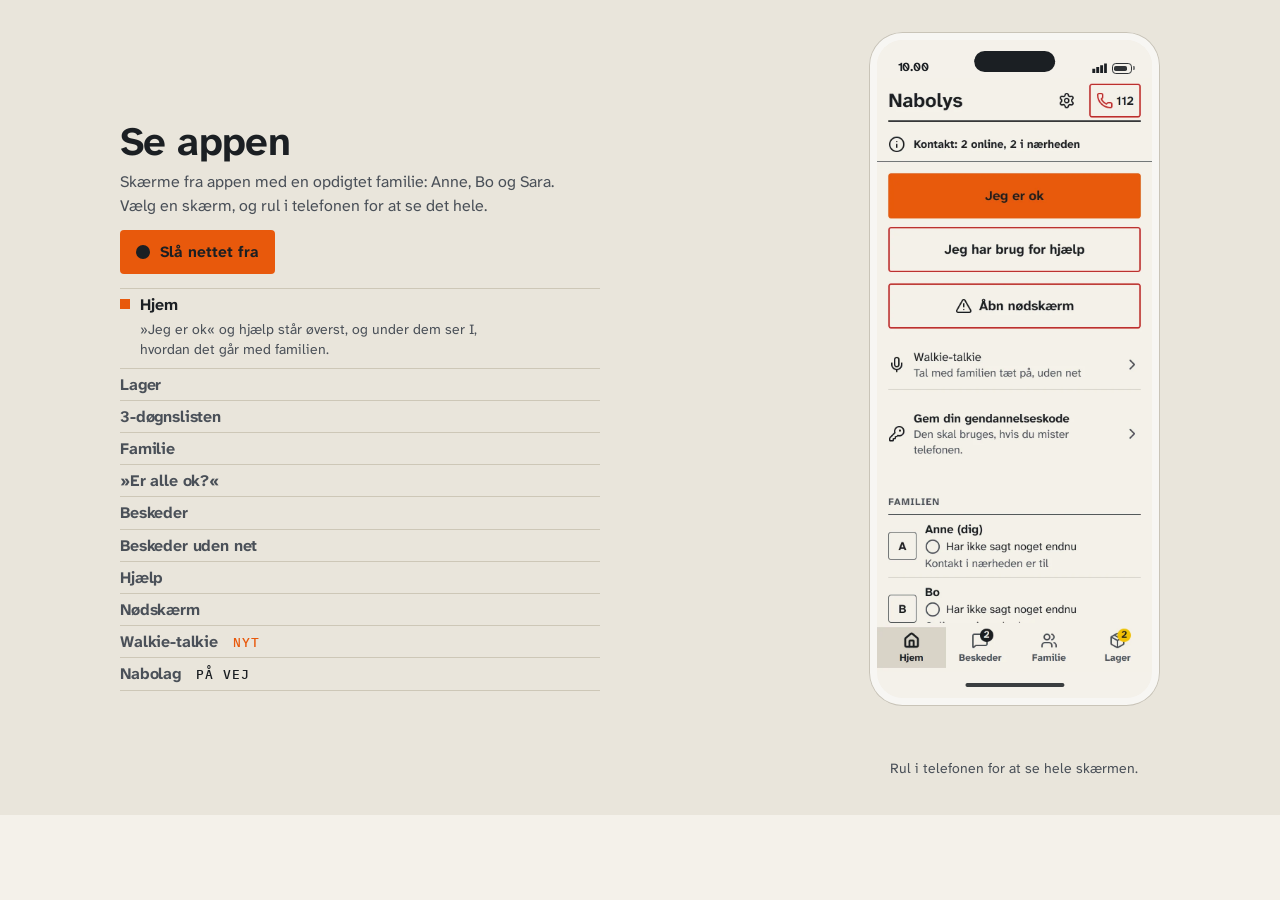
<file: nabolys/se-appen.html>
<!doctype html>
<html lang="da">
<head>
<meta charset="utf-8">
<meta name="viewport" content="width=device-width, initial-scale=1">
<meta name="robots" content="noindex">
<title>Nabolys: se appen</title>
<link rel="stylesheet" href="site.css">
<style>
/* Indlejret i portfolioen: ingen luft over afsnittet, og telefonens højde følger portfolioens vindue (sendt herind), ikke iframens. */
.proto { margin-top: 0; }
.phone { --h: min(calc(var(--pvh, 820px) - 170px), 880px); }
@media (max-width: 759px) { .phone { --h: min(calc(var(--pvh, 820px) * .78), 700px); } }
</style>
<script src="lang.js"></script>
<script src="hotspots.js"></script>
<script src="skaerme.js"></script>
<script>
(function () {
  var root = document.documentElement;
  function report() { window.parent.postMessage({ nbHeight: Math.ceil(root.getBoundingClientRect().height) }, location.origin); }
  window.addEventListener('message', function (e) {
    if (e.origin !== location.origin || !e.data || e.data.nb !== 'setup') { return; }
    if (e.data.vh) { root.style.setProperty('--pvh', e.data.vh + 'px'); }
    var lang = e.data.lang;
    if ((lang === 'da' || lang === 'en') && root.lang !== lang) {
      root.lang = lang;
      var imgs = document.querySelectorAll('img[data-alt-' + lang + ']');
      for (var i = 0; i < imgs.length; i++) { imgs[i].alt = imgs[i].getAttribute('data-alt-' + lang); }
      document.dispatchEvent(new Event('nabolys:lang'));
    }
    report();
  });
  document.addEventListener('DOMContentLoaded', function () { if (window.ResizeObserver) { new ResizeObserver(report).observe(document.body); } report(); });
  window.addEventListener('load', report);
})();
</script>
</head>
<body>
<section class="proto" id="proto" data-screen="hjem" data-net="on" aria-labelledby="se-appen">
    <div class="wrap proto-grid">
      <div class="proto-text">
        <h2 id="se-appen"><span data-l="da">Se appen</span><span data-l="en">See the app</span></h2>
        <p class="intro" data-l="da">Skærme fra appen med en opdigtet familie: Anne, Bo og Sara. Vælg en skærm, og rul i telefonen for at se det hele.</p>
        <p class="intro" data-l="en">Screens from the app with a made-up family: Anne, Bo and Sara. Pick a screen, and scroll in the phone to see all of it.</p>
        <div class="proto-actions">
          <button class="netswitch" id="netswitch" type="button" aria-pressed="false">
            <span class="ns-dot" aria-hidden="true"></span>
            <span class="ns-off"><span data-l="da">Slå nettet fra</span><span data-l="en">Turn the network off</span></span>
            <span class="ns-on"><span data-l="da">Tænd for nettet igen</span><span data-l="en">Turn the network back on</span></span>
          </button>
        </div>
        <ul class="proto-tabs" id="proto-tabs">
          <li class="on"><button type="button" data-s="hjem" aria-pressed="true"><span data-l="da">Hjem</span><span data-l="en">Home</span></button>
            <p><span data-l="da">»Jeg er ok« og hjælp står øverst, og under dem ser I, hvordan det går med familien.</span><span data-l="en">“I’m OK” and help come first, and below them you see how the family is doing.</span></p></li>
          <li><button type="button" data-s="lager" aria-pressed="false"><span data-l="da">Lager</span><span data-l="en">Supplies</span></button>
            <p><span data-l="da">Varerne med udløbsdato, og hvor mange døgn I er klar til.</span><span data-l="en">Your items with best-before dates, and how many days you are ready for.</span></p></li>
          <li><button type="button" data-s="liste" aria-pressed="false"><span data-l="da">3-døgnslisten</span><span data-l="en">The three-day list</span></button>
            <p><span data-l="da">Regnet ud for jer efter myndighedernes tal. Prøv beregningen længere nede.</span><span data-l="en">Worked out for your family from the authorities’ numbers. Try the calculation further down.</span></p></li>
          <li><button type="button" data-s="familie" aria-pressed="false"><span data-l="da">Familie</span><span data-l="en">Family</span></button>
            <p><span data-l="da">Hvem der har sagt ok, hvem I kan nå lige nu, og familiens plan.</span><span data-l="en">Who has said OK, who you can reach right now, and the family plan.</span></p></li>
          <li><button type="button" data-s="er-alle-ok" aria-pressed="false"><span data-l="da">»Er alle ok?«</span><span data-l="en">“Is everyone OK?”</span></button>
            <p><span data-l="da">Spørg alle på én gang, og se, hvem der har svaret.</span><span data-l="en">Ask everyone at once, and see who has answered.</span></p></li>
          <li><button type="button" data-s="familie-chat" aria-pressed="false"><span data-l="da">Beskeder</span><span data-l="en">Messages</span></button>
            <p><span data-l="da">Familiens samtale med hurtige svar som »Jeg er på vej«.</span><span data-l="en">The family conversation with quick replies like “On my way”.</span></p></li>
          <li><button type="button" data-s="bluetooth-chat" aria-pressed="false"><span data-l="da">Beskeder uden net</span><span data-l="en">Messages without a network</span></button>
            <p><span data-l="da">Samme samtale, efter nettet forsvandt. Beskeden gik videre fra en telefon i nærheden.</span><span data-l="en">The same conversation after the network went away. The message was passed on by a phone nearby.</span></p></li>
          <li><button type="button" data-s="hjaelp" aria-pressed="false"><span data-l="da">Hjælp</span><span data-l="en">Help</span></button>
            <p><span data-l="da">Tryk »Jeg har brug for hjælp«. Du har fem sekunder til at fortryde, og så får familien det med det samme.</span><span data-l="en">Press “I need help”. You have five seconds to change your mind, and then the family gets it straight away.</span></p></li>
          <li><button type="button" data-s="nodskaerm" aria-pressed="false"><span data-l="da">Nødskærm</span><span data-l="en">Emergency screen</span></button>
            <p><span data-l="da">Mørk skærm og store knapper, når det gælder.</span><span data-l="en">A dark screen and big buttons when it matters.</span></p></li>
          <li><button type="button" data-s="walkie" aria-pressed="false"><span data-l="da">Walkie-talkie</span><span data-l="en">Walkie-talkie</span> <span class="label new"><span data-l="da">Nyt</span><span data-l="en">New</span></span></button>
            <p><span data-l="da">Hold knappen nede, og tal til familien tæt på dig.</span><span data-l="en">Hold the button and talk to the family near you.</span></p></li>
          <li><button type="button" data-s="nabolag" aria-pressed="false"><span data-l="da">Nabolag</span><span data-l="en">Neighbourhood</span> <span class="label"><span data-l="da">På vej</span><span data-l="en">On its way</span></span></button>
            <p><span data-l="da">En lukket gruppe for opgangen eller vejen, hvor I inviterer hinanden ind.</span><span data-l="en">A closed group for your stairwell or street, where you invite each other in.</span></p></li>
        </ul>
      </div>

      <div class="phone-col">
      <div class="phone shot" id="phone">
        <div class="scr">
        <div class="sb" aria-hidden="true"><b>10.00</b><span class="sb-right"><i class="sig"></i><i class="plane" aria-hidden="true"><svg viewBox="0 0 24 24" fill="none" stroke="currentColor" stroke-width="2" stroke-linecap="round" stroke-linejoin="round"><path d="M17.8 19.2 16 11l3.5-3.5C21 6 21.5 4 21 3c-1-.5-3 0-4.5 1.5L13 8 4.8 6.2c-.5-.1-.9.1-1.1.5l-.3.5c-.2.5-.1 1 .3 1.3L9 12l-2 3H4l-1 1 3 2 2 3 1-1v-3l3-2 3.5 5.3c.3.4.8.5 1.3.3l.5-.2c.4-.3.6-.7.5-1.2z"/></svg></i><i class="bat"></i></span></div>
        <div class="screens" id="screens">
          <!-- faner: appens menu nederst, lagt oven på den skærm, der rulles i. Laves af scripts/screenshots.mjs. -->
          <img class="faner" data-for="nabolag" src="img/app-nabolag-faner.webp" width="390" height="70" alt="" aria-hidden="true" decoding="async" draggable="false">
          <img class="faner" data-for="bluetooth-chat" src="img/app-bluetooth-chat-faner.webp" width="390" height="70" alt="" aria-hidden="true" decoding="async" draggable="false">
          <img class="faner" data-for="svar-moedes" src="img/app-svar-moedes-faner.webp" width="390" height="70" alt="" aria-hidden="true" decoding="async" draggable="false">
          <img class="faner" data-for="svar-hvor" src="img/app-svar-hvor-faner.webp" width="390" height="70" alt="" aria-hidden="true" decoding="async" draggable="false">
          <img class="faner" data-for="svar-hjemme" src="img/app-svar-hjemme-faner.webp" width="390" height="70" alt="" aria-hidden="true" decoding="async" draggable="false">
          <img class="faner" data-for="svar-ring" src="img/app-svar-ring-faner.webp" width="390" height="70" alt="" aria-hidden="true" decoding="async" draggable="false">
          <img class="faner" data-for="svar-paa-vej" src="img/app-svar-paa-vej-faner.webp" width="390" height="70" alt="" aria-hidden="true" decoding="async" draggable="false">
          <img class="faner" data-for="familie-chat" src="img/app-familie-chat-faner.webp" width="390" height="70" alt="" aria-hidden="true" decoding="async" draggable="false">
          <img class="faner" data-for="er-alle-ok" src="img/app-er-alle-ok-faner.webp" width="390" height="70" alt="" aria-hidden="true" decoding="async" draggable="false">
          <img class="faner" data-for="familie" src="img/app-familie-faner.webp" width="390" height="70" alt="" aria-hidden="true" decoding="async" draggable="false">
          <img class="faner" data-for="lager" src="img/app-lager-faner.webp" width="390" height="70" alt="" aria-hidden="true" decoding="async" draggable="false">
          <img class="faner" data-for="hjaelp" src="img/app-hjaelp-faner.webp" width="390" height="70" alt="" aria-hidden="true" decoding="async" draggable="false">
          <img class="faner" data-for="ok" src="img/app-ok-faner.webp" width="390" height="70" alt="" aria-hidden="true" decoding="async" draggable="false">
          <img class="faner" data-for="hjem" src="img/app-hjem-faner.webp" width="390" height="70" alt="" aria-hidden="true" decoding="async" draggable="false">
          <figure class="screen on has-faner" data-s="hjem">
            <div class="screen-body"><img src="img/app-hjem-hel.webp" width="390" height="1176" data-bar="light" data-foot="light" decoding="async" draggable="false"
             alt="Hjem i Nabolys: knapperne »Jeg er ok« og »Jeg har brug for hjælp«, familien med hvem der har sagt ok, og hvor mange døgn I er klar til."
             data-alt-da="Hjem i Nabolys: knapperne »Jeg er ok« og »Jeg har brug for hjælp«, familien med hvem der har sagt ok, og hvor mange døgn I er klar til."
             data-alt-en="Home in Nabolys: the buttons “I’m OK” and “I need help”, the family with who has said OK, and how many days you are ready for."></div>
            <figcaption class="phone-fallback" aria-hidden="true"><span data-l="da">Hjem</span><span data-l="en">Home</span></figcaption>
          </figure>
          <figure class="screen has-faner" data-s="lager">
            <div class="screen-body"><img src="img/app-lager-hel.webp" width="390" height="1707" data-bar="light" data-foot="light" loading="lazy" decoding="async" draggable="false"
             alt="Lager i Nabolys: varer med udløbsdato, de der udløber snart øverst, og nederst hvor meget vand familien har af det, den skal bruge."
             data-alt-da="Lager i Nabolys: varer med udløbsdato, de der udløber snart øverst, og nederst hvor meget vand familien har af det, den skal bruge."
             data-alt-en="Supplies in Nabolys: items with best-before dates, the ones expiring soon at the top, and at the bottom how much water the family has of what it needs."></div>
            <figcaption class="phone-fallback" aria-hidden="true"><span data-l="da">Lager</span><span data-l="en">Supplies</span></figcaption>
          </figure>
          <figure class="screen" data-s="liste">
            <div class="screen-body"><img src="img/app-liste-hel.webp" width="390" height="2553" data-bar="light" data-foot="light" loading="lazy" decoding="async" draggable="false"
             alt="3-døgnslisten i Nabolys: vand, mad og andet, familien skal have til tre døgn, med hvad der er, og hvad der mangler."
             data-alt-da="3-døgnslisten i Nabolys: vand, mad og andet, familien skal have til tre døgn, med hvad der er, og hvad der mangler."
             data-alt-en="The three-day list in Nabolys: water, food and other things the family needs for three days, with what is there and what is missing."></div>
            <figcaption class="phone-fallback" aria-hidden="true"><span data-l="da">3-døgnslisten</span><span data-l="en">The three-day list</span></figcaption>
          </figure>
          <figure class="screen has-faner" data-s="familie">
            <div class="screen-body"><img src="img/app-familie-hel.webp" width="390" height="1377" data-bar="light" data-foot="light" loading="lazy" decoding="async" draggable="false"
             alt="Familie i Nabolys: Anne, Bo og Sara med hvem der har sagt ok, hvem der er online, og familiens mødested og plan."
             data-alt-da="Familie i Nabolys: Anne, Bo og Sara med hvem der har sagt ok, hvem der er online, og familiens mødested og plan."
             data-alt-en="Family in Nabolys: Anne, Bo and Sara with who has said OK, who is online, and the family’s meeting place and plan."></div>
            <figcaption class="phone-fallback" aria-hidden="true"><span data-l="da">Familie</span><span data-l="en">Family</span></figcaption>
          </figure>
          <figure class="screen has-faner" data-s="er-alle-ok">
            <div class="screen-body"><img src="img/app-er-alle-ok-hel.webp" width="390" height="1503" data-bar="light" data-foot="light" loading="lazy" decoding="async" draggable="false"
             alt="»Er alle ok?« i Nabolys: spørgsmålet er sendt til familien, og listen viser, hvem der har svaret, og hvem der ikke har svaret endnu."
             data-alt-da="»Er alle ok?« i Nabolys: spørgsmålet er sendt til familien, og listen viser, hvem der har svaret, og hvem der ikke har svaret endnu."
             data-alt-en="“Is everyone OK?” in Nabolys: the question has been sent to the family, and the list shows who has answered and who has not answered yet."></div>
            <figcaption class="phone-fallback" aria-hidden="true"><span data-l="da">»Er alle ok?«</span><span data-l="en">“Is everyone OK?”</span></figcaption>
          </figure>
          <figure class="screen has-faner" data-s="familie-chat">
            <div class="screen-body"><img src="img/app-familie-chat-hel.webp" width="390" height="1256" data-bar="light" data-foot="light" loading="lazy" decoding="async" draggable="false"
             alt="Beskeder i Nabolys: familiens samtale over nettet med korte beskeder fra Anne, Bo og Sara og hurtige svar som »Jeg er på vej«."
             data-alt-da="Beskeder i Nabolys: familiens samtale over nettet med korte beskeder fra Anne, Bo og Sara og hurtige svar som »Jeg er på vej«."
             data-alt-en="Messages in Nabolys: the family conversation over the network with short messages from Anne, Bo and Sara and quick replies like “On my way”."></div>
            <figcaption class="phone-fallback" aria-hidden="true"><span data-l="da">Beskeder</span><span data-l="en">Messages</span></figcaption>
          </figure>
          <figure class="screen has-faner" data-s="bluetooth-chat">
            <div class="screen-body"><img src="img/app-bluetooth-chat-hel.webp" width="390" height="1508" data-bar="light" data-foot="light" loading="lazy" decoding="async" draggable="false"
             alt="Beskeder i Nabolys uden net: samtalen fortsætter, og under den sidste besked står, at den er sendt over Bluetooth til en telefon i nærheden."
             data-alt-da="Beskeder i Nabolys uden net: samtalen fortsætter, og under den sidste besked står, at den er sendt over Bluetooth til en telefon i nærheden."
             data-alt-en="Messages in Nabolys without a network: the conversation continues, and under the last message it says that it has been sent over Bluetooth to a phone nearby."></div>
            <figcaption class="phone-fallback" aria-hidden="true"><span data-l="da">Beskeder uden net</span><span data-l="en">Messages without a network</span></figcaption>
          </figure>
          <figure class="screen has-faner" data-s="hjaelp">
            <div class="screen-body"><img src="img/app-hjaelp-hel.webp" width="390" height="1424" data-bar="light" data-foot="light" loading="lazy" decoding="async" draggable="false"
             alt="Hjem i Nabolys, efter at Anne har trykket »Jeg har brug for hjælp«: det er sendt til familien, og ved Anne står, at hun har brug for hjælp."
             data-alt-da="Hjem i Nabolys, efter at Anne har trykket »Jeg har brug for hjælp«: det er sendt til familien, og ved Anne står, at hun har brug for hjælp."
             data-alt-en="Home in Nabolys after Anne has pressed “I need help”: it has been sent to the family, and Anne is shown as needing help."></div>
            <figcaption class="phone-fallback" aria-hidden="true"><span data-l="da">Hjælp</span><span data-l="en">Help</span></figcaption>
          </figure>
          <figure class="screen has-faner" data-s="ok">
            <div class="screen-body"><img src="img/app-ok-hel.webp" width="390" height="1298" data-bar="light" data-foot="light" loading="lazy" decoding="async" draggable="false"
             alt="Hjem i Nabolys, efter at Anne har trykket »Jeg er ok«: det er sendt til familien, og ved Anne står, at hun har sagt ok."
             data-alt-da="Hjem i Nabolys, efter at Anne har trykket »Jeg er ok«: det er sendt til familien, og ved Anne står, at hun har sagt ok."
             data-alt-en="Home in Nabolys after Anne has pressed “I’m OK”: it has been sent to the family, and Anne is shown as having said OK."></div>
            <figcaption class="phone-fallback" aria-hidden="true"><span data-l="da">Jeg er ok</span><span data-l="en">I’m OK</span></figcaption>
          </figure>
          <figure class="screen has-faner" data-s="svar-paa-vej">
            <div class="screen-body"><img src="img/app-svar-paa-vej-hel.webp" width="390" height="1464" data-bar="light" data-foot="light" loading="lazy" decoding="async" draggable="false"
             alt="Beskeder i Nabolys: Anne har trykket på det hurtige svar »Jeg er på vej«, og beskeden står nederst som sendt til familien."
             data-alt-da="Beskeder i Nabolys: Anne har trykket på det hurtige svar »Jeg er på vej«, og beskeden står nederst som sendt til familien."
             data-alt-en="Messages in Nabolys: Anne has tapped the quick reply “On my way”, and the message is at the bottom, sent to the family."></div>
            <figcaption class="phone-fallback" aria-hidden="true"><span data-l="da">Beskeder: »Jeg er på vej«</span><span data-l="en">Messages: “On my way”</span></figcaption>
          </figure>
          <figure class="screen has-faner" data-s="svar-ring">
            <div class="screen-body"><img src="img/app-svar-ring-hel.webp" width="390" height="1464" data-bar="light" data-foot="light" loading="lazy" decoding="async" draggable="false"
             alt="Beskeder i Nabolys: Anne har trykket på det hurtige svar »Ring til mig«, og beskeden står nederst som sendt til familien."
             data-alt-da="Beskeder i Nabolys: Anne har trykket på det hurtige svar »Ring til mig«, og beskeden står nederst som sendt til familien."
             data-alt-en="Messages in Nabolys: Anne has tapped the quick reply “Call me”, and the message is at the bottom, sent to the family."></div>
            <figcaption class="phone-fallback" aria-hidden="true"><span data-l="da">Beskeder: »Ring til mig«</span><span data-l="en">Messages: “Call me”</span></figcaption>
          </figure>
          <figure class="screen has-faner" data-s="svar-hjemme">
            <div class="screen-body"><img src="img/app-svar-hjemme-hel.webp" width="390" height="1464" data-bar="light" data-foot="light" loading="lazy" decoding="async" draggable="false"
             alt="Beskeder i Nabolys: Anne har trykket på det hurtige svar »Jeg er hjemme«, og beskeden står nederst som sendt til familien."
             data-alt-da="Beskeder i Nabolys: Anne har trykket på det hurtige svar »Jeg er hjemme«, og beskeden står nederst som sendt til familien."
             data-alt-en="Messages in Nabolys: Anne has tapped the quick reply “I’m home”, and the message is at the bottom, sent to the family."></div>
            <figcaption class="phone-fallback" aria-hidden="true"><span data-l="da">Beskeder: »Jeg er hjemme«</span><span data-l="en">Messages: “I’m home”</span></figcaption>
          </figure>
          <figure class="screen has-faner" data-s="svar-hvor">
            <div class="screen-body"><img src="img/app-svar-hvor-hel.webp" width="390" height="1464" data-bar="light" data-foot="light" loading="lazy" decoding="async" draggable="false"
             alt="Beskeder i Nabolys: Anne har trykket på det hurtige svar »Hvor er du?«, og beskeden står nederst som sendt til familien."
             data-alt-da="Beskeder i Nabolys: Anne har trykket på det hurtige svar »Hvor er du?«, og beskeden står nederst som sendt til familien."
             data-alt-en="Messages in Nabolys: Anne has tapped the quick reply “Where are you?”, and the message is at the bottom, sent to the family."></div>
            <figcaption class="phone-fallback" aria-hidden="true"><span data-l="da">Beskeder: »Hvor er du?«</span><span data-l="en">Messages: “Where are you?”</span></figcaption>
          </figure>
          <figure class="screen has-faner" data-s="svar-moedes">
            <div class="screen-body"><img src="img/app-svar-moedes-hel.webp" width="390" height="1518" data-bar="light" data-foot="light" loading="lazy" decoding="async" draggable="false"
             alt="Beskeder i Nabolys: Anne har trykket på det hurtige svar »Vi mødes ved legepladsen«, og beskeden står nederst som sendt til familien."
             data-alt-da="Beskeder i Nabolys: Anne har trykket på det hurtige svar »Vi mødes ved legepladsen«, og beskeden står nederst som sendt til familien."
             data-alt-en="Messages in Nabolys: Anne has tapped the quick reply “We meet at the playground”, and the message is at the bottom, sent to the family."></div>
            <figcaption class="phone-fallback" aria-hidden="true"><span data-l="da">Beskeder: »Vi mødes ved legepladsen«</span><span data-l="en">Messages: “We meet at the playground”</span></figcaption>
          </figure>
          <figure class="screen" data-s="nodskaerm">
            <div class="screen-body"><img src="img/app-nodskaerm-hel.webp" width="390" height="1292" data-bar="dark" data-foot="dark" loading="lazy" decoding="async" draggable="false"
             alt="Nødskærmen i Nabolys på mørk baggrund: en stor orange knap »Jeg er ok«, en knap »Jeg har brug for hjælp«, familiens mødested og »Ring 112«."
             data-alt-da="Nødskærmen i Nabolys på mørk baggrund: en stor orange knap »Jeg er ok«, en knap »Jeg har brug for hjælp«, familiens mødested og »Ring 112«."
             data-alt-en="The emergency screen in Nabolys on a dark background: a large orange “I’m OK” button, an “I need help” button, the family’s meeting place and “Call 112”."></div>
            <figcaption class="phone-fallback" aria-hidden="true"><span data-l="da">Nødskærm</span><span data-l="en">Emergency screen</span></figcaption>
          </figure>
          <figure class="screen" data-s="walkie">
            <div class="screen-body"><img src="img/app-walkie-hel.webp" width="390" height="844" data-bar="dark" data-foot="dark" loading="lazy" decoding="async" draggable="false"
             alt="Walkie-talkie i Nabolys: én stor knap »Hold nede og tal« og en liste over, hvem i familien der er på kanalen."
             data-alt-da="Walkie-talkie i Nabolys: én stor knap »Hold nede og tal« og en liste over, hvem i familien der er på kanalen."
             data-alt-en="Walkie-talkie in Nabolys: one large “Hold and talk” button and a list of who in the family is on the channel."></div>
            <figcaption class="phone-fallback" aria-hidden="true"><span data-l="da">Walkie-talkie</span><span data-l="en">Walkie-talkie</span></figcaption>
          </figure>
          <figure class="screen has-faner" data-s="nabolag">
            <div class="screen-body"><img src="img/app-nabolag-hel.webp" width="390" height="1176" data-bar="light" data-foot="light" loading="lazy" decoding="async" draggable="false"
             alt="Nabolag i Nabolys: en lukket gruppe for opgangen med opslag om, hvem der kan hjælpe, og hvem der har brug for en hånd."
             data-alt-da="Nabolag i Nabolys: en lukket gruppe for opgangen med opslag om, hvem der kan hjælpe, og hvem der har brug for en hånd."
             data-alt-en="Neighbourhood in Nabolys: a closed group for the stairwell with posts about who can help and who needs a hand."></div>
            <figcaption class="phone-fallback" aria-hidden="true"><span data-l="da">Nabolag</span><span data-l="en">Neighbourhood</span></figcaption>
          </figure>
        </div>
        </div>
      </div>
      <p class="net-note" id="phone-toast" role="status" aria-live="polite"></p>
      <p class="phone-hint"><span data-l="da">Rul i telefonen for at se hele skærmen.</span><span data-l="en">Scroll in the phone to see the whole screen.</span></p>
      </div>
    </div>
  </section>
</body>
</html>
</file>
<file: nabolys/site.css>
/* Nabolys, landingssiden. Samme valg som appen (docs/05-design.md og docs/research/ai-slop-design.md): forbillede er nødudstyr, togtavler
   og offentlig skiltning. Varm papirfarve, mørk blæk og én orange signalfarve. Lister med tynde linjer, ikke kort. Hjørner på 4.
   Ingen gradienter, ingen skygger (den eneste undtagelse er de to telefoner i rummet lige under forsiden) og ingen filer udefra.
   Skrifterne er appens egne, så siden og skærmbillederne er ét produkt: Atkinson Hyperlegible Next til tekst, IBM Plex Mono til mærkater og tal. */
@font-face { font-family: "Atkinson Hyperlegible Next"; src: url("fonts/AtkinsonHyperlegibleNext-Regular.ttf") format("truetype"); font-weight: 400; font-style: normal; font-display: swap; }
@font-face { font-family: "Atkinson Hyperlegible Next"; src: url("fonts/AtkinsonHyperlegibleNext-Bold.ttf") format("truetype"); font-weight: 700; font-style: normal; font-display: swap; }
@font-face { font-family: "IBM Plex Mono"; src: url("fonts/IBMPlexMono-Medium.ttf") format("truetype"); font-weight: 500; font-style: normal; font-display: swap; }

:root {
  --ground: #F4F1EA;   /* papir */
  --surface: #FFFFFF;
  --sunken: #E9E5DB;
  --hairline: #D9D4C7; /* linje */
  --ink: #1B1F23;      /* blæk, 14,7:1 på papir */
  --ink-2: #4A5058;    /* grafit, 7,2:1 på papir */
  --ink-ph: #8C919B;
  --action: #1B1F23;
  --on-action: #FFFFFF;
  --signal: #E8590C;   /* kun til det, man skal lægge mærke til */
  --night: #0B0D0F;
  --r-row: 4px;
  --r-phone: 30px;

  --font: "Atkinson Hyperlegible Next", -apple-system, BlinkMacSystemFont, "Segoe UI", system-ui, sans-serif;
  --mono: "IBM Plex Mono", ui-monospace, Menlo, Consolas, monospace;
  --col: 1080px;
  color-scheme: light;
}

*, *::before, *::after { box-sizing: border-box; }
html, body { margin: 0; padding: 0; }
html { scroll-behavior: smooth; }
body {
  font-family: var(--font);
  font-size: 17px;
  background: var(--ground);
  color: var(--ink);
  -webkit-font-smoothing: antialiased;
  line-height: 1.5;
  overflow-x: hidden;
}

a { color: inherit; text-underline-offset: 3px; }
button { font: inherit; }
img { max-width: 100%; }
:focus-visible { outline: 2px solid var(--ink); outline-offset: 2px; }

/* Sproget: begge sprog står i siden, og kun det, <html lang> siger, vises. Uden script er siden dansk. */
html[lang="da"] [data-l="en"],
html[lang="en"] [data-l="da"] { display: none; }
html:not(.js) .lang-switch,
html:not(.js) .waitlist,
html:not(.js) .proto-actions,
html:not(.js) .calc { display: none; }

.wrap { max-width: var(--col); margin: 0 auto; padding: 0 20px; }
.sr-only {
  position: absolute; width: 1px; height: 1px; overflow: hidden;
  clip: rect(0 0 0 0); white-space: nowrap;
}

/* ---------- typografi ---------- */
h1 { font-size: clamp(36px, 5.4vw, 58px); line-height: 1.05; letter-spacing: -.02em; font-weight: 700; margin: 0 0 20px; max-width: 30ch; }
h2 { font-size: clamp(28px, 3.6vw, 40px); line-height: 1.1; letter-spacing: -.015em; font-weight: 700; margin: 0 0 10px; }
h3 { font-size: clamp(20px, 2vw, 24px); line-height: 1.25; letter-spacing: -.01em; font-weight: 700; margin: 0 0 10px; }
.intro { font-size: 17px; line-height: 1.5; color: var(--ink-2); margin: 0; max-width: 56ch; }
.label, .board-label, .tag { font-family: var(--mono); font-weight: 500; font-size: 13px; letter-spacing: .08em; text-transform: uppercase; color: var(--ink); }
.label { margin-left: 10px; }
.label.new { color: var(--signal); }
.small { font-size: 15px; line-height: 1.6; color: var(--ink-2); margin: 20px 0 0; max-width: 64ch; }

/* ---------- header ---------- */
.top { display: flex; align-items: center; justify-content: space-between; gap: 12px; padding-top: 24px; padding-bottom: 24px; }
.brand { display: inline-flex; align-items: center; gap: 10px; font-size: 1.25rem; font-weight: 700; letter-spacing: -.01em; text-decoration: none; }
.brand-mark { flex: none; color: var(--ink); }
.brand-dot { fill: var(--signal); }

.lang-switch { display: flex; gap: 4px; padding: 4px; background: var(--sunken); border-radius: var(--r-row); }
.lang-switch button {
  font-size: 15px; border: 0; background: none; color: var(--ink-2);
  padding: 6px 12px; border-radius: var(--r-row); cursor: pointer; min-height: 32px;
}
.lang-switch button[aria-pressed="true"] { background: var(--surface); color: var(--ink); font-weight: 600; }

/* ---------- hero ---------- */
.hero { padding-top: 40px; text-align: center; display: flex; flex-direction: column; align-items: center; }
.lead { font-size: clamp(17px, 2.2vw, 21px); line-height: 1.45; color: var(--ink-2); margin: 0 0 32px; max-width: 44ch; text-wrap: balance; }
.lead strong { color: var(--ink); font-weight: 700; } /* de tre hovedting: blæk og fed, resten grafit */

.waitlist { display: flex; gap: 8px; flex-wrap: wrap; justify-content: center; width: 100%; max-width: 520px; margin: 0; }
.waitlist input[type="email"] {
  flex: 1; min-width: 220px; min-height: 52px; padding: 12px 16px;
  border: 1px solid var(--hairline); border-radius: var(--r-row);
  background: var(--surface); color: var(--ink); font: inherit; font-size: 17px;
}
.waitlist input[type="email"]::placeholder { color: var(--ink-ph); }
.waitlist input[type="email"]:focus { outline: 2px solid var(--ink); outline-offset: -2px; }
.hp { position: absolute; left: -10000px; width: 1px; height: 1px; overflow: hidden; }
.cta {
  min-height: 52px; padding: 12px 24px; border: 0; border-radius: var(--r-row);
  background: var(--action); color: var(--on-action); font-size: 17px; font-weight: 700;
  cursor: pointer; white-space: nowrap;
}
.cta:active { opacity: .75; }
.cta[disabled] { opacity: .45; cursor: default; }

.note { font-size: 15px; color: var(--ink-2); margin: 14px 0 0; max-width: 44ch; text-wrap: balance; }
.status { min-height: 1.5em; }
.status.is-error { color: #B3261E; }

/* ---------- telefonrammer ---------- */
/* En moderne telefon tegnet i CSS: tynd mørk kant, en lille ø, en statuslinje (10.00, signal, batteri) og en hjemmestreg nederst.
   Skærmen (.scr) har altid en telefonskærms mål (390 × 844: statuslinje 54 og billede 790), er rundet og klipper det, der er
   udenfor. Billedet ligger øverst, og nederst toner skærmen blødt over i baggrunden, så indhold, der fortsætter, ikke ser klippet ud.
   Hele skærmen kan rulles i telefonen under "Se appen". Målene inde i rammen følger rammens bredde (cqw, .shot er container);
   rammens egen runding er procent af dens egne mål (11,5 % af bredden er det samme antal punkter som 5,5 % af højden).
   Mangler billedet (før scripts/screenshots.mjs er kørt), får rammen .is-missing (skaerme.js) og viser skærmens navn i en tom telefon. */
.shot {
  position: relative; display: inline-flex; flex-direction: column; margin: 0; padding: 0; container-type: inline-size;
  border-radius: 11.5% / 4.98%; background: #F7F6F3; box-shadow: inset 0 0 0 1px #C9C4B8;
}
.scr {
  --screen: var(--ground); --screen-ink: var(--ink);
  position: relative; display: flex; flex-direction: column; margin: 2.8cqw; padding-bottom: 8.7cqw; aspect-ratio: 390 / 932; overflow: hidden;
  border-radius: 8.7cqw; background: var(--screen); color: var(--screen-ink);
}
.scr > * { min-width: 0; }
.scr::after { content: ""; position: absolute; left: 50%; bottom: 3.7cqw; z-index: 3; width: 34cqw; height: 1.3cqw; border-radius: 1cqw; transform: translateX(-50%); background: var(--screen-ink); opacity: .85; pointer-events: none; }
.shot.dark .scr, .scr:has(> img[data-bar="dark"]), .proto[data-bar="dark"] .scr { --screen: var(--night); --screen-ink: #F4F1EA; --island: #000; }
/* Det sikre område nederst har samme farve som bunden af skærmbilledet (data-foot fra scripts/screenshots.mjs). */
.scr { --foot: var(--ground); }
.scr:has(> img[data-foot="dark"]), .shot.foot-dark .scr, .proto[data-foot="dark"] .scr { --foot: var(--night); }
.scr { background: var(--foot); }
.scr > .sb { background: var(--screen); }
.scr > img, .screens { background: var(--screen); }
.sb {
  position: relative; flex: none; display: flex; align-items: flex-end; justify-content: space-between; aspect-ratio: 390 / 54;
  padding: 0 7cqw 1.6cqw; font-size: 4.2cqw; font-weight: 700; letter-spacing: -.01em; line-height: 1;
}
.sb::before { content: ""; position: absolute; top: 3.6cqw; left: 50%; transform: translateX(-50%); width: 28cqw; height: 7.4cqw; border-radius: 4cqw; background: var(--island, var(--ink)); }
.sb-right { display: inline-flex; align-items: center; gap: 1.6cqw; }
.plane { display: none; width: 4.4cqw; height: 4.4cqw; }
.plane svg { display: block; width: 100%; height: 100%; }
.shot.net-off .plane, .proto[data-net="off"] .plane { display: inline-block; }
.shot.net-off .sig, .proto[data-net="off"] .sig { display: none; }
.sig { display: inline-block; width: 5cqw; height: 3.4cqw; background: currentColor;
  clip-path: polygon(0 100%, 0 55%, 20% 55%, 20% 100%, 27% 100%, 27% 37%, 47% 37%, 47% 100%, 54% 100%, 54% 18%, 74% 18%, 74% 100%, 81% 100%, 81% 0, 100% 0, 100% 100%); }
.bat { position: relative; display: inline-block; width: 7cqw; height: 3.6cqw; border: .45cqw solid currentColor; border-radius: 1.3cqw; opacity: .9; }
.bat::before { content: ""; position: absolute; inset: .55cqw; right: 1.4cqw; border-radius: .6cqw; background: currentColor; }
.bat::after { content: ""; position: absolute; right: -1.3cqw; top: 25%; width: .7cqw; height: 50%; border-radius: 0 .4cqw .4cqw 0; background: currentColor; opacity: .6; }
.scr > img { display: block; width: 100%; height: auto; flex: none; object-fit: cover; object-position: top; -webkit-user-select: none; user-select: none; }
.phone-fallback {
  display: none; flex: 1 1 auto; min-height: 0; margin: 0; background: var(--sunken);
  align-items: center; justify-content: center; text-align: center; padding: 16px;
  font-size: 16px; font-weight: 600; color: var(--ink-2);
}
.shot.is-missing .scr > img { display: none; }
.shot.is-missing .phone-fallback { display: flex; }

/* ---------- fire telefoner ved siden af hinanden, lige efter forsiden: lys ramme, blød skygge, ingen vrid (skarpe skærme).
   Den eneste skygge på siden. På smalle skærme ruller rækken sidelæns og snapper. ---------- */
.strip .shot { box-shadow: 0 34px 48px -30px rgba(18, 20, 28, .38), inset 0 0 0 1px #C9C4B8; }
@media (min-width: 760px) { .strip li:nth-child(even) { margin-top: 36px; } }

.strip-wrap { padding-top: 56px; }
.strip { display: flex; gap: 20px; justify-content: center; align-items: flex-start; margin: 0; padding: 0 0 8px; list-style: none; }
.strip li { flex: 0 1 auto; display: flex; flex-direction: column; align-items: center; min-width: 0; }
.strip .shot { width: clamp(150px, 16vw, 232px); }
.strip figcaption { margin-top: 12px; font-size: 15px; line-height: 1.4; color: var(--ink-2); text-align: center; max-width: 24ch; }
@media (max-width: 759px) {
  .strip-wrap { padding-top: 40px; }
  .strip { justify-content: flex-start; overflow-x: auto; scroll-snap-type: x mandatory; gap: 16px; padding: 4px 20px 12px; margin: 0 -20px; scrollbar-width: thin; }
  .strip li { flex: 0 0 auto; scroll-snap-align: center; }
  .strip .shot { width: min(62vw, 240px); }
}

/* ---------- det kan Nabolys: fem rækker, billede og tekst skiftevis ---------- */
.features { padding-top: 88px; max-width: 980px; }
.feature { display: grid; grid-template-columns: minmax(0, 1fr); gap: 24px; align-items: center; padding: 32px 0; }
.feature-text h3 { margin-bottom: 8px; }
.feature-text p { margin: 0; font-size: 18px; line-height: 1.5; color: var(--ink-2); max-width: 46ch; }
.feature-shot { display: flex; justify-content: center; align-items: center; }
.feature .shot { width: clamp(180px, 50vw, 230px); }
@media (min-width: 760px) {
  .features { padding-top: 104px; }
  .feature { grid-template-columns: minmax(0, 1fr) 340px; gap: 48px; padding: 40px 0; }
  .feature.flip { grid-template-columns: 340px minmax(0, 1fr); }
  .feature.flip .feature-shot { order: -1; }
  .feature-text p { font-size: 19px; }
}

/* ---------- se appen: knappen og fanerne til venstre, én telefon til højre. Hele blokken kan være i ét vindue (1440 × 900).
   Bunden bliver mørk, når nettet er slået fra ---------- */
.proto {
  --pb: var(--sunken); --pt: var(--ink); --pt2: var(--ink-2); --pl: #CDC7B7;
  background: var(--pb); color: var(--pt);
  margin-top: 56px; padding: 32px 0 36px;
  transition: background-color .4s ease, color .4s ease;
}
.proto[data-net="off"] { --pb: var(--night); --pt: #F4F1EA; --pt2: #C4BFB3; --pl: #2E3338; }
.proto-grid { display: grid; grid-template-columns: minmax(0, 1fr); gap: 28px; align-items: center; justify-items: stretch; }
.proto h2 { margin-bottom: 6px; }
.proto .intro { color: var(--pt2); margin-bottom: 12px; max-width: 44ch; font-size: 16px; }
.proto-actions { margin: 0 0 14px; }
.netswitch {
  display: inline-flex; align-items: center; gap: 10px; min-height: 44px; padding: 0 16px; border: 0; cursor: pointer;
  background: var(--signal); color: var(--ink); font-size: 15.5px; font-weight: 700; border-radius: var(--r-row);
}
.netswitch:active { opacity: .8; }
.proto[data-net="off"] .netswitch { background: #F4F1EA; }
.ns-dot { width: 14px; height: 14px; border-radius: 50%; background: var(--ink); }
.netswitch[aria-pressed="true"] .ns-dot { background: transparent; box-shadow: inset 0 0 0 2px var(--ink); }
.netswitch .ns-on, .netswitch[aria-pressed="true"] .ns-off { display: none; }
.netswitch[aria-pressed="true"] .ns-on { display: inline; }
.proto-tabs { list-style: none; margin: 0; padding: 0; max-width: 480px; }
.proto-tabs li { border-top: 1px solid var(--pl); }
.proto-tabs li:last-child { border-bottom: 1px solid var(--pl); }
.proto-tabs button {
  display: block; width: 100%; text-align: left; background: none; border: 0; cursor: pointer;
  font-size: 16px; font-weight: 600; letter-spacing: -.01em; line-height: 1.2; padding: 6px 0; color: var(--pt2);
}
.proto-tabs button:hover, .proto-tabs li.on button { color: var(--pt); }
.proto[data-net="off"] .label { color: var(--pt); }
.proto[data-net="off"] .label.new { color: var(--signal); }
.proto-tabs li.on button::before { content: ""; display: inline-block; width: 10px; height: 10px; background: var(--signal); margin-right: 10px; vertical-align: .05em; }
.proto-tabs button .label { font-size: 13px; }
.proto-tabs p { display: none; font-size: 14px; line-height: 1.4; color: var(--pt2); margin: 0; padding: 0 0 8px 20px; max-width: 40ch; }
.proto-tabs li.on p { display: block; }

.phone-col { justify-self: center; text-align: center; }
.phone { --h: min(calc(100vh - 170px), 880px); width: calc(var(--h) / 2.23); max-width: 86vw; display: inline-flex; text-align: left; }
.screens { position: relative; flex: 1 1 auto; min-height: 0; overflow: hidden; }
/* Hver skærm kan rulles i telefonen, for billedet er hele skærmen i fuld højde. Appens menu (.faner) ligger fast nederst, som på en telefon. */
.screen { position: absolute; inset: 0; margin: 0; overflow-y: auto; overscroll-behavior: contain; scrollbar-width: none; visibility: hidden; opacity: 0; transition: opacity .16s ease; }
.screen::-webkit-scrollbar { display: none; } /* ingen rullebjælke i telefonen; man ruller med fingeren eller hjulet */
.screen.on { visibility: visible; opacity: 1; }
.screen img { display: block; width: 100%; height: auto; }
.screen-body { position: relative; }
.screen.has-faner .screen-body { margin-bottom: 19cqw; }
.screen .phone-fallback { position: absolute; inset: 0; }
.screen.is-missing img { display: none; }
.screen.is-missing .phone-fallback { display: flex; }
.faner { display: none; position: absolute; left: 0; right: 0; bottom: 0; z-index: 2; width: 100%; height: auto; pointer-events: none; }
.faner.on { display: block; }
.hot { position: absolute; margin: 0; padding: 0; border: 0; border-radius: var(--r-row); background: transparent; cursor: pointer; }
.hot:active { background: rgba(27, 31, 35, .08); }
.hot:focus-visible { outline: 2px solid var(--signal); outline-offset: -2px; }
.faner-hot { position: absolute; left: 0; right: 0; bottom: 0; z-index: 3; }
.faner-hot[hidden] { display: none; }
.phone-hint { margin: 10px 0 0; font-size: 14px; color: var(--pt2); }
.net-note { min-height: 1.6em; margin: 12px 0 0; font-size: 14px; color: var(--pt2); opacity: 0; transition: opacity .25s ease; }
.net-note.on { opacity: 1; }
@media (min-width: 760px) {
  .proto-grid { grid-template-columns: minmax(0, 1fr) auto; gap: 56px; }
}
@media (max-width: 759px) {
  .phone { --h: min(78vh, 700px); }
}
@media (max-width: 768px), (pointer: coarse) {
  .lang-switch button { min-height: 44px; padding: 6px 14px; }
  .proto-tabs button { min-height: 44px; padding: 10px 0; }
  .calc-toggle, .netswitch, .cta { min-height: 48px; }
}
@media (pointer: coarse) and (min-width: 760px) {
  .proto-tabs { display: grid; grid-template-columns: 1fr 1fr; column-gap: 28px; max-width: 560px; }
  .proto-tabs li { border-top: 0; border-bottom: 1px solid var(--pl); }
  .proto-tabs li:first-child, .proto-tabs li:nth-child(2) { border-top: 1px solid var(--pl); }
}

/* ---------- 3-døgnslisten: samme tal som i appen ---------- */
.calc { padding-top: 88px; }
.calc-grid { display: grid; grid-template-columns: minmax(0, 1fr); gap: 32px; margin-top: 28px; align-items: start; }
.stepper { display: flex; align-items: center; justify-content: space-between; gap: 12px; padding: 8px 0; border-top: 1px solid var(--hairline); }
.stepper:last-of-type { border-bottom: 1px solid var(--hairline); }
.st-name { font-size: 17px; font-weight: 500; }
.st-ctl { display: flex; align-items: center; gap: 8px; }
.st-ctl button {
  width: 44px; height: 44px; border: 2px solid var(--ink); border-radius: var(--r-row); background: none; color: var(--ink);
  font-size: 24px; font-weight: 600; line-height: 1; cursor: pointer;
}
.st-ctl button:active:not(:disabled) { background: var(--ink); color: var(--on-action); }
.st-ctl button:disabled { opacity: .28; cursor: default; }
.st-ctl output { min-width: 32px; text-align: center; font-family: var(--mono); font-size: 22px; font-weight: 500; }
.st-check { display: flex; align-items: center; gap: 12px; padding: 12px 0; border-bottom: 1px solid var(--hairline); font-size: 17px; cursor: pointer; }
.st-check input { width: 22px; height: 22px; flex: none; accent-color: var(--ink); margin: 0; }
.calc-side { display: grid; gap: 24px; align-self: center; min-width: 0; }
.big3 { display: grid; grid-template-columns: repeat(3, auto); justify-content: space-between; gap: 12px 24px; }
.big3 strong { display: block; font-family: var(--mono); font-size: clamp(28px, 3.6vw, 48px); line-height: 1; font-weight: 500; letter-spacing: -.02em; white-space: nowrap; }
.big3 strong small { font-family: var(--font); font-size: max(.45em, 14px); font-weight: 700; letter-spacing: 0; }
.big3 span { display: block; font-size: 15px; color: var(--ink-2); margin-top: 6px; }
.calc-toggle {
  justify-self: start; display: inline-flex; align-items: center; min-height: 48px; padding: 0 18px;
  border: 2px solid var(--ink); border-radius: var(--r-row); background: none; color: var(--ink);
  font-size: 16px; font-weight: 600; cursor: pointer;
}
.calc-toggle .ct-close, .calc-toggle[aria-expanded="true"] .ct-open { display: none; }
.calc-toggle[aria-expanded="true"] .ct-close { display: inline; }
.calc-full { margin-top: 32px; }
.calc-full[hidden] { display: none; }
.calc-groups { columns: 1; column-gap: 32px; }
.calc-group { break-inside: avoid; margin: 0 0 24px; }
.calc-group h3 { display: flex; justify-content: space-between; align-items: baseline; gap: 12px; margin: 0; padding-bottom: 6px; border-bottom: 2px solid var(--ink); }
.calc-group h3 span { font-family: var(--mono); font-size: 13px; font-weight: 500; letter-spacing: .08em; text-transform: uppercase; color: var(--ink); }
.calc-group h3 em { font-style: normal; font-weight: 500; font-size: 13px; line-height: 1.25; color: var(--ink-2); text-align: right; }
.calc-intro { font-size: 14px; line-height: 1.4; color: var(--ink-2); margin: 0; padding-top: 8px; }
.calc-list { list-style: none; margin: 0; padding: 0; }
.calc-list li { padding: 7px 0; border-bottom: 1px solid var(--hairline); }
.cl-top { display: flex; justify-content: space-between; align-items: baseline; gap: 12px; font-size: 15px; line-height: 1.3; }
.cl-top b { font-family: var(--mono); font-weight: 500; font-size: 14px; white-space: nowrap; flex: none; }
.cl-own { font-size: 13px; font-weight: 700; color: #B5430A; margin: 3px 0 0; }
.cl-note { font-size: 13.5px; line-height: 1.4; color: var(--ink-2); margin: 3px 0 0; }
.calc-src { font-size: 16px; line-height: 1.6; color: var(--ink-2); margin: 32px 0 0; max-width: 72ch; }
@media (min-width: 640px) { .calc-groups { columns: 2; } }
@media (min-width: 760px) { .calc-grid { grid-template-columns: minmax(240px, 3fr) minmax(0, 7fr); gap: 56px; } }
@media (min-width: 960px) { .calc-groups { columns: 3; } }

/* ---------- kun jeres familie kan læse med: en tavle på papiret. Én tyk linje, tynde linjer mellem rækkerne, mærkat i mono ---------- */
.privacy { padding-top: 88px; display: grid; grid-template-columns: minmax(0, 1fr); gap: 28px 56px; align-items: start; }
.privacy .intro { margin-bottom: 0; }
.privacy .small { margin-top: 24px; }
@media (min-width: 960px) { .privacy { grid-template-columns: 5fr 7fr; } .privacy-board { padding-top: 10px; } }
.board { list-style: none; margin: 0; padding: 0; border-top: 2px solid var(--ink); }
.board li { display: grid; grid-template-columns: minmax(0, 1fr); gap: 4px 24px; padding: 14px 0; border-bottom: 1px solid var(--hairline); align-items: baseline; }
.board li p { margin: 0; font-size: 17px; line-height: 1.5; max-width: 60ch; }
.board .board-label { padding-top: 3px; }
@media (min-width: 640px) { .board li { grid-template-columns: 140px minmax(0, 1fr); } }
.board li p { max-width: none; }/* Kildelisten har ingen mærkat i rækkerne, så linket skal have hele bredden. */

/* ---------- på vej ---------- */
.later { padding-top: 88px; }
.later p { margin: 0; font-size: 18px; line-height: 1.5; color: var(--ink-2); max-width: 52ch; }
.later p strong { color: var(--ink); }

/* ---------- butiksmærker ---------- */
/* margin: 0 auto, ikke 0: ellers bliver .wrap-boksen stående til venstre på brede skærme, og mærkerne kommer ud af midten. */
.stores-section { padding-top: 72px; }
/* Begge knapper lige brede (som den bredeste): side om side, eller under hinanden på en smal skærm. */
.stores { display: grid; grid-auto-flow: column; grid-auto-columns: 1fr; gap: 12px; width: fit-content; padding: 16px 0 8px; margin: 0 auto; list-style: none; }
@media (max-width: 559px) { .stores { grid-auto-flow: row; } }
.badge {
  display: inline-flex; align-items: center; gap: 10px; padding: 10px 18px; border-radius: var(--r-row);
  background: var(--action); color: var(--on-action); min-height: 56px; cursor: default;
}
.badge svg { flex: none; }
.badge .t { display: flex; flex-direction: column; line-height: 1.15; text-align: left; }
.badge .t small { font-size: 13px; letter-spacing: .02em; opacity: .9; }
.badge .t strong { font-size: 18px; font-weight: 600; letter-spacing: -.01em; }
.storenote { text-align: center; font-size: 15px; color: var(--ink-2); margin: 0; padding: 16px 0 72px; }
.storenote a { color: var(--ink); font-weight: 600; }

/* ---------- bund ---------- */
.foot { border-top: 1px solid var(--hairline); padding: 24px 0 48px; font-size: 15px; color: var(--ink-2); text-align: center; }
.foot p { margin: 4px 0; }
.emergency { margin-bottom: 16px; }
.emergency-line { font-weight: 600; color: var(--ink); }
.disclaimer { font-size: 14px; }

/* ---------- lange tekster (privatlivspolitikken) ---------- */
/* Privatlivspolitikken: én læsespalte i midten af siden, ikke klistret til venstre i den brede .wrap. */
.doc { max-width: 760px; margin-left: auto; margin-right: auto; padding-top: 24px; padding-bottom: 56px; }
.doc article { max-width: none; margin-top: 8px; }
.doc h1 { font-size: clamp(30px, 4.5vw, 44px); line-height: 1.15; margin: 0 0 16px; max-width: none; }
.doc h2 { font-size: clamp(22px, 3vw, 27px); line-height: 1.25; margin: 44px 0 12px; letter-spacing: -.01em; }
.doc h3 { font-size: 19px; line-height: 1.3; margin: 32px 0 8px; }
.doc p, .doc li { font-size: 17px; line-height: 1.6; }
.doc p { margin: 0 0 14px; }
.doc ul { margin: 0 0 18px; padding-left: 22px; }
.doc li { margin: 0 0 8px; }
.doc .draft { display: inline-block; padding: 6px 12px; border: 1px solid var(--hairline); border-radius: var(--r-row); background: var(--sunken); font-size: 15px; }
.doc .back { margin: 0 0 12px; font-size: 16px; }
.doc .back a { display: inline-block; padding: 8px 0; font-weight: 600; }
.doc article + .back { margin-top: 40px; }

/* ---------- 404 ---------- */
.missing { padding-top: 56px; padding-bottom: 72px; text-align: center; display: flex; flex-direction: column; align-items: center; }
.missing h1 { font-size: clamp(28px, 4vw, 40px); }

@media (prefers-reduced-motion: reduce) { * { transition: none !important; } html { scroll-behavior: auto; } }
</file>
